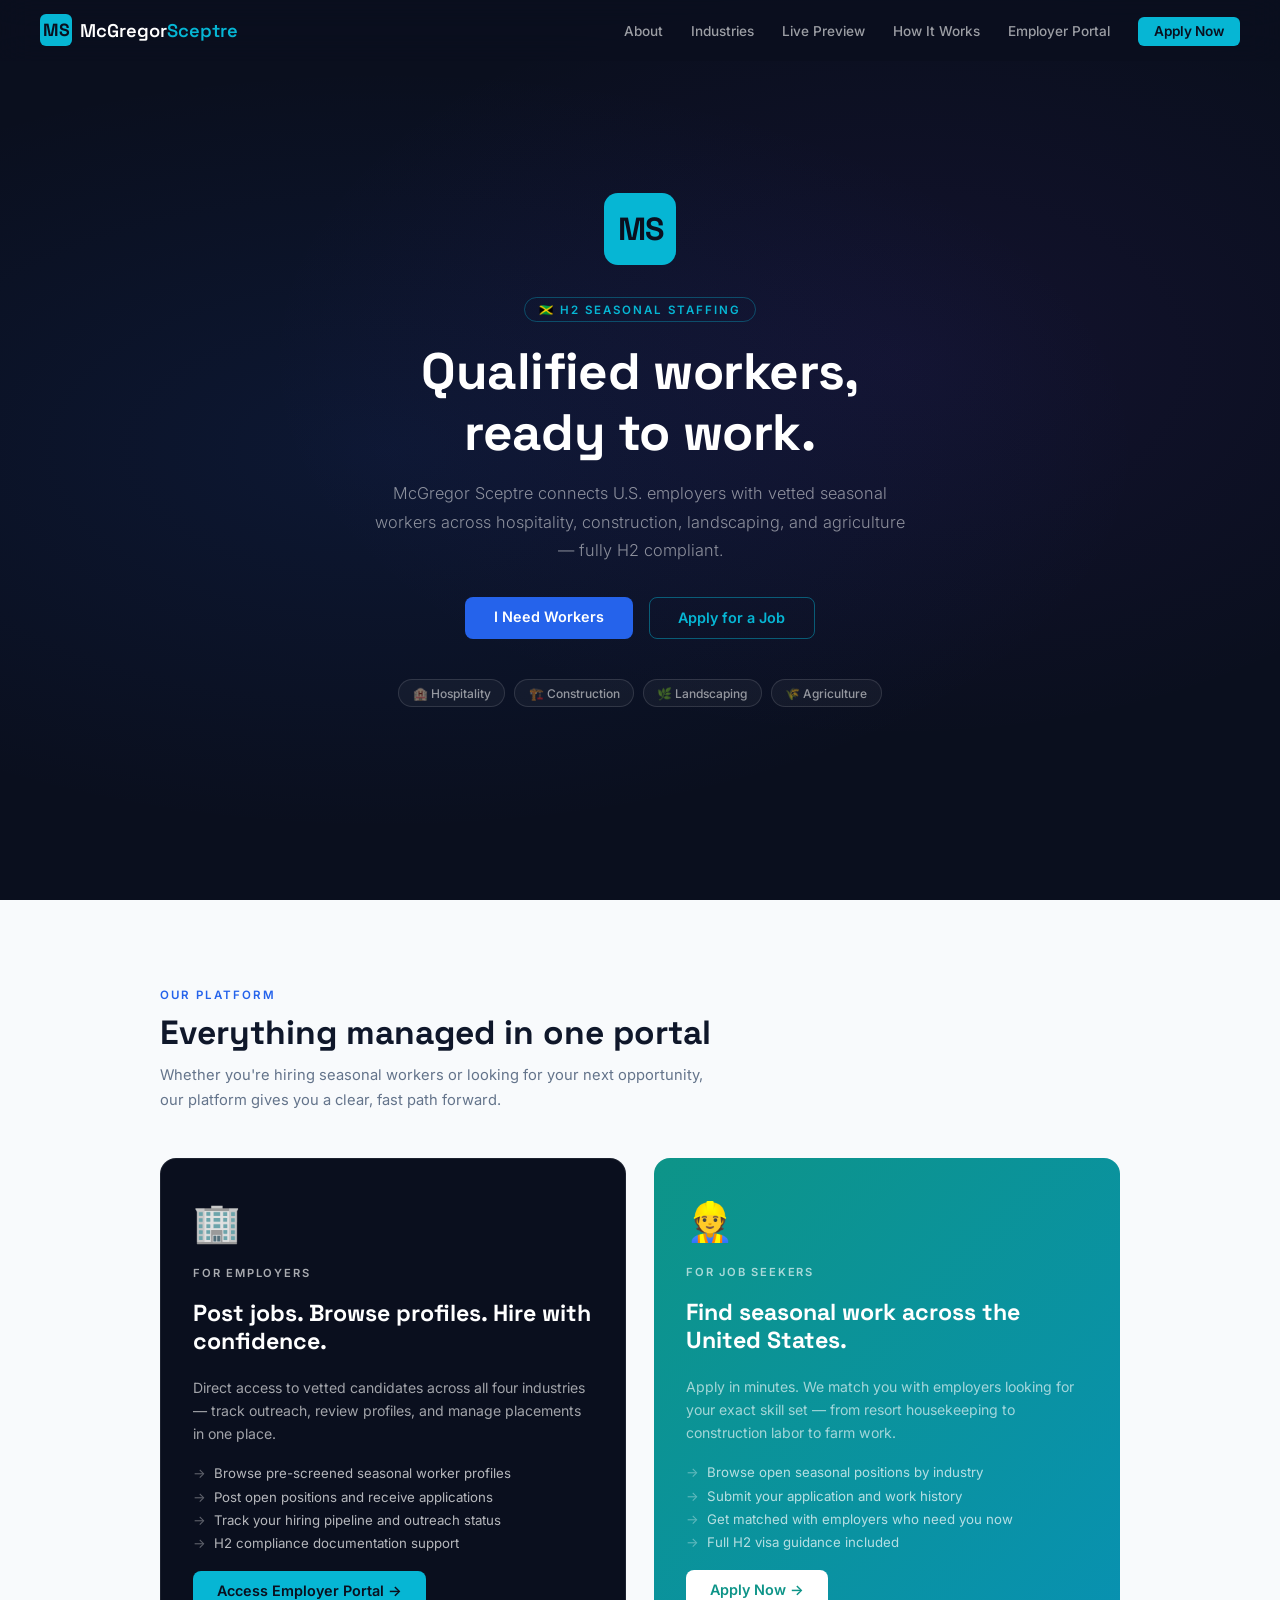
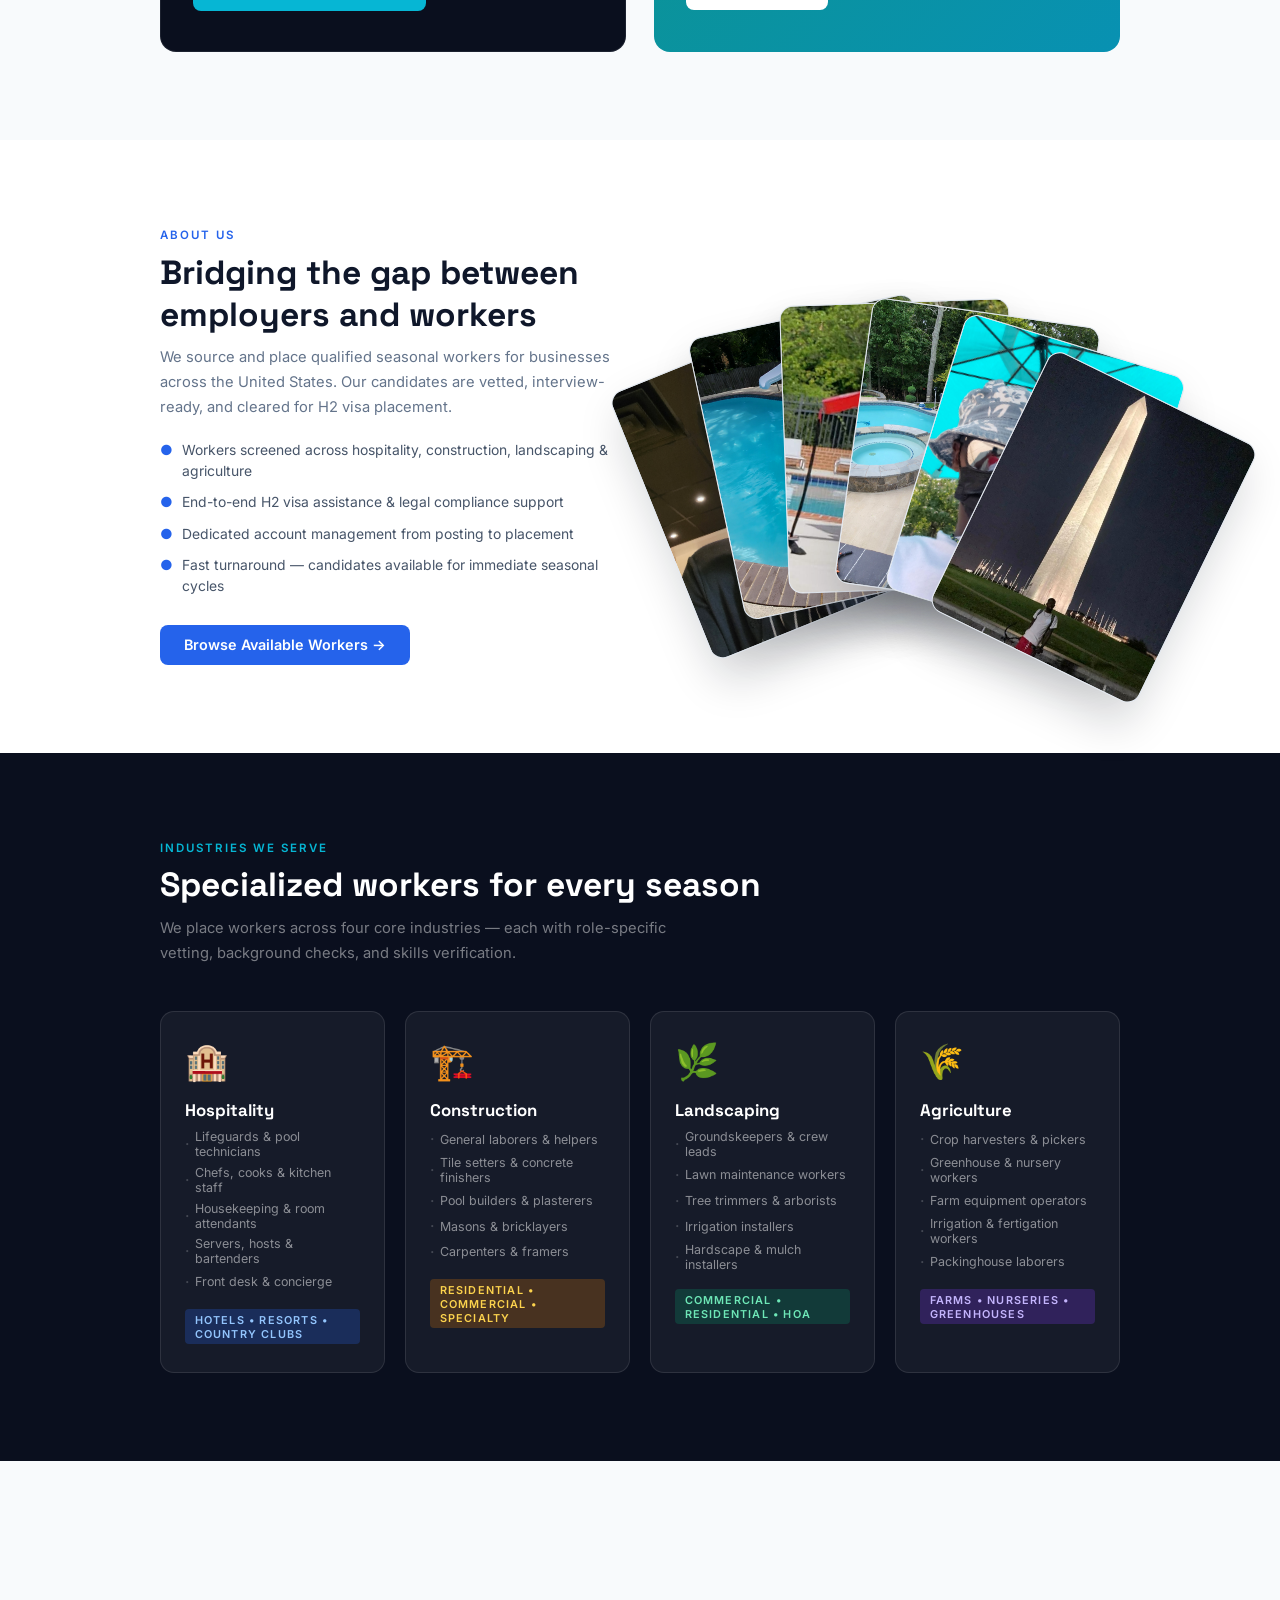
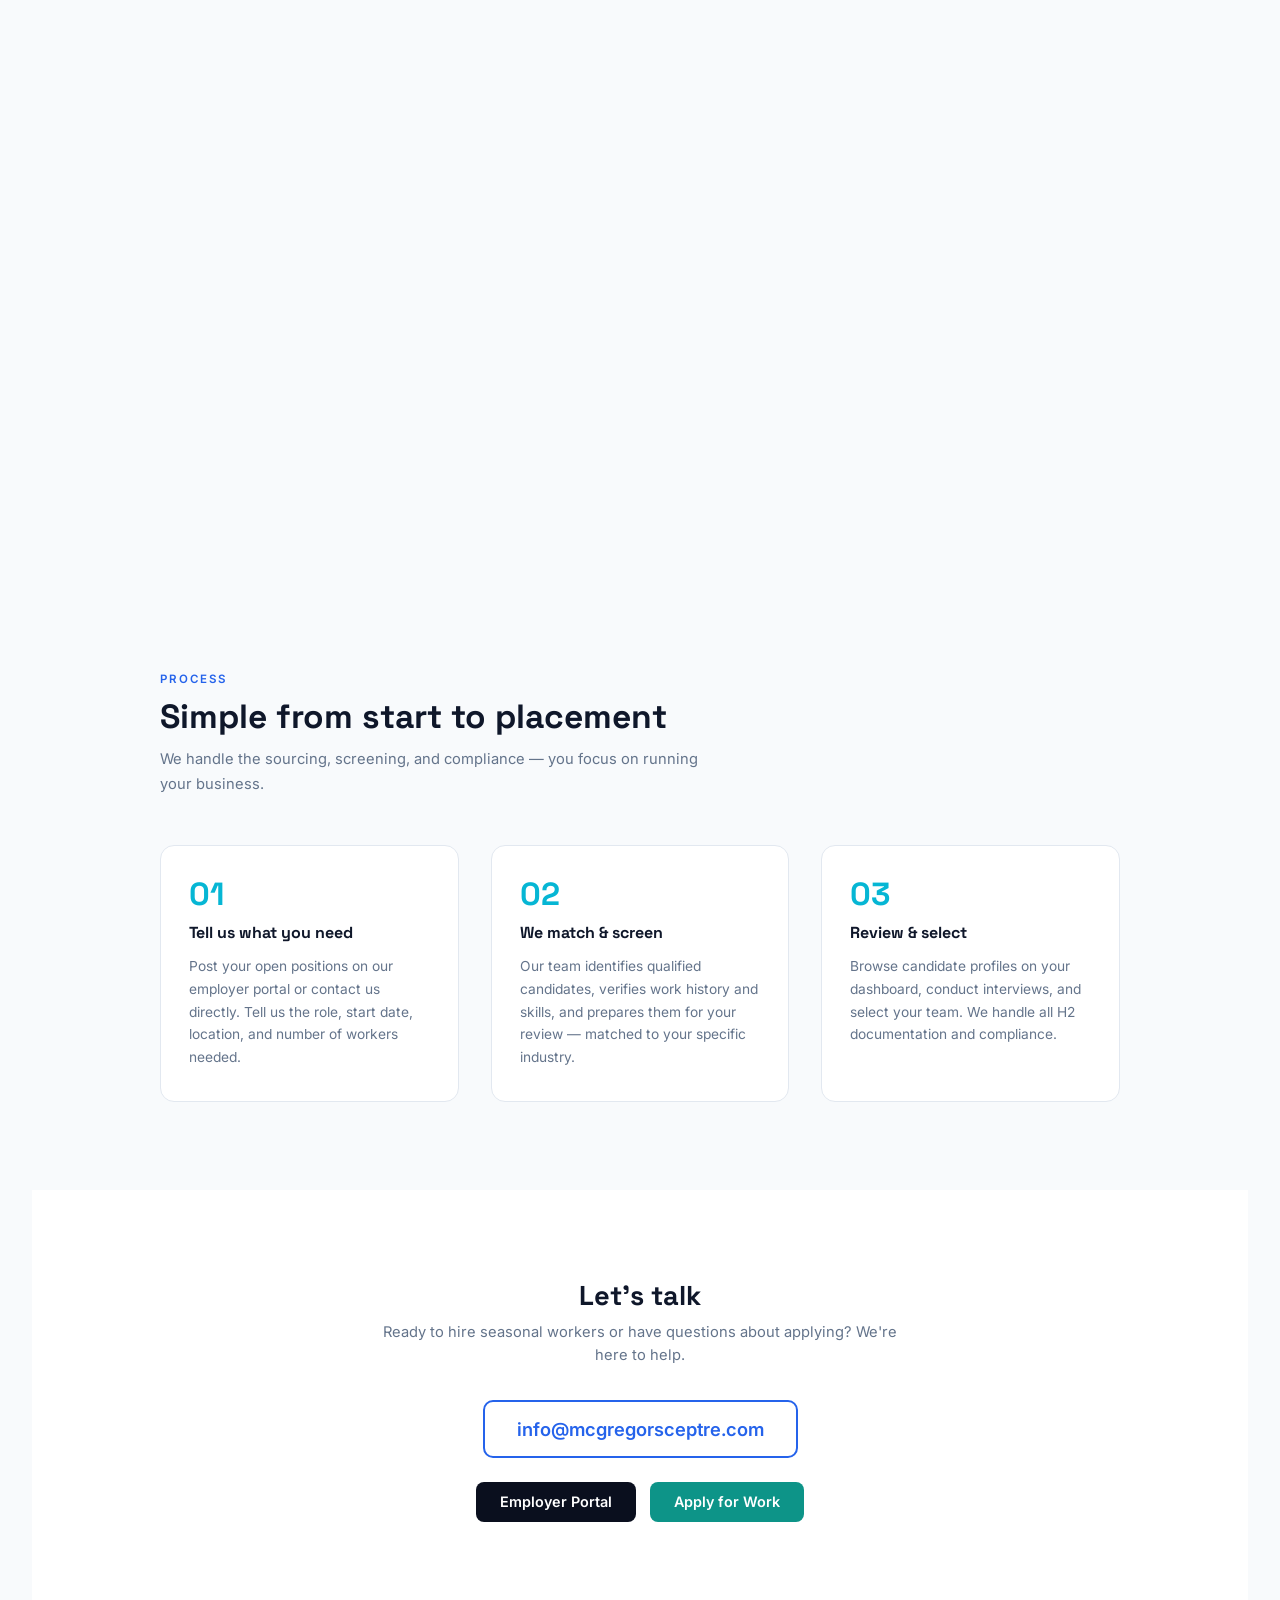
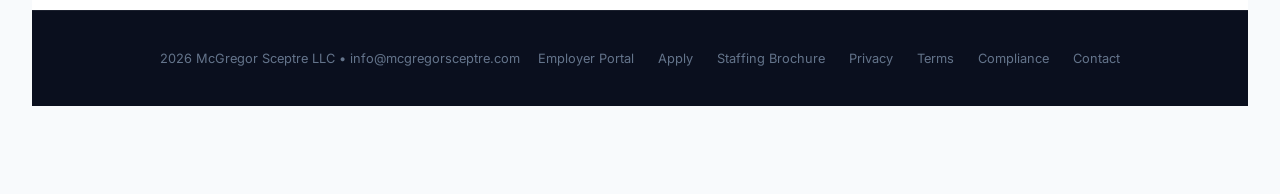
<file: index.html>
<!DOCTYPE html>
<html lang="en">
<head>
  <meta charset="UTF-8">
  <meta name="viewport" content="width=device-width, initial-scale=1.0">
  <title>McGregor Sceptre — Multi-Industry H2 Seasonal Staffing</title>
  <meta name="description" content="McGregor Sceptre places qualified H2 seasonal workers across hospitality, construction, landscaping, and agriculture industries throughout the USA.">
  <link rel="icon" type="image/svg+xml" href="data:image/svg+xml,<svg xmlns='http://www.w3.org/2000/svg' viewBox='0 0 32 32'><rect width='32' height='32' rx='6' fill='%230a0f1e'/><text x='16' y='22' text-anchor='middle' font-family='sans-serif' font-weight='700' font-size='14' fill='%2306b6d4'>MS</text></svg>">
  <link rel="preconnect" href="https://fonts.googleapis.com">
  <link href="https://fonts.googleapis.com/css2?family=Inter:wght@300;400;500;600;700&family=Space+Grotesk:wght@400;500;600;700&display=swap" rel="stylesheet">
  <style>
    :root {
      --navy: #0a0f1e;
      --blue: #2563eb;
      --cyan: #06b6d4;
      --purple: #7c3aed;
      --white: #ffffff;
      --gray-50: #f8fafc;
      --gray-100: #f1f5f9;
      --gray-200: #e2e8f0;
      --gray-400: #94a3b8;
      --gray-500: #64748b;
      --gray-600: #475569;
      --gray-800: #1e293b;
      --gray-900: #0f172a;
    }
    * { margin: 0; padding: 0; box-sizing: border-box; }
    html { scroll-behavior: smooth; }
    body {
      font-family: 'Inter', -apple-system, sans-serif;
      color: var(--gray-800);
      background: var(--white);
      -webkit-font-smoothing: antialiased;
    }

    /* NAV */
    nav {
      position: fixed; top: 0; width: 100%; z-index: 100;
      display: flex; justify-content: space-between; align-items: center;
      padding: .9rem 2.5rem;
      background: rgba(10,15,30,.9);
      backdrop-filter: blur(16px);
    }
    .logo { display: flex; align-items: center; gap: .5rem; text-decoration: none; }
    .logo-monogram {
      font-family: 'Space Grotesk', sans-serif;
      font-size: 1.1rem; font-weight: 700; color: var(--navy);
      background: var(--cyan); border-radius: 6px;
      width: 32px; height: 32px; display: flex;
      align-items: center; justify-content: center;
      letter-spacing: -.5px;
    }
    .logo-text {
      font-family: 'Space Grotesk', sans-serif;
      font-size: 1.15rem; font-weight: 600; color: var(--white);
    }
    .logo-text span { color: var(--cyan); }
    .nav-links { display: flex; gap: 1.75rem; list-style: none; }
    .nav-links a {
      color: rgba(255,255,255,.6); text-decoration: none;
      font-size: .85rem; font-weight: 500; transition: color .2s;
    }
    .nav-links a:hover { color: var(--white); }
    .nav-apply {
      background: var(--cyan); color: var(--navy) !important;
      padding: .4rem 1rem; border-radius: 6px; font-weight: 600 !important;
    }
    .nav-apply:hover { background: #22d3ee; }
    .mobile-toggle { display: none; background: none; border: none; cursor: pointer; }
    .mobile-toggle span { display: block; width: 22px; height: 2px; background: #fff; margin: 4px 0; border-radius: 1px; }

    /* HERO */
    .hero {
      min-height: 100vh; display: flex; align-items: center; justify-content: center;
      text-align: center; color: var(--white);
      background: var(--navy); position: relative; overflow: hidden;
    }
    .hero-bg {
      position: absolute; inset: 0;
      background:
        radial-gradient(ellipse at 30% 50%, rgba(37,99,235,.1) 0%, transparent 60%),
        radial-gradient(ellipse at 70% 40%, rgba(124,58,237,.08) 0%, transparent 50%);
    }
    .hero-content { position: relative; z-index: 1; max-width: 640px; padding: 2rem; }
    .hero-monogram {
      font-family: 'Space Grotesk', sans-serif;
      font-size: 2rem; font-weight: 700; color: var(--navy);
      background: var(--cyan); border-radius: 14px;
      width: 72px; height: 72px; display: flex;
      align-items: center; justify-content: center;
      margin: 0 auto 2rem; letter-spacing: -1px;
    }
    .hero h1 {
      font-family: 'Space Grotesk', sans-serif;
      font-size: clamp(2.1rem, 5vw, 3.2rem); font-weight: 700;
      line-height: 1.18; margin-bottom: 1rem; letter-spacing: -.4px;
    }
    .hero h1 em { font-style: normal; color: var(--cyan); }
    .hero p {
      font-size: 1.02rem; color: rgba(255,255,255,.52); line-height: 1.75;
      font-weight: 300; max-width: 540px; margin: 0 auto 2rem;
    }
    .hero-tag {
      display: inline-block;
      font-size: .72rem; font-weight: 600; letter-spacing: 2px;
      text-transform: uppercase; color: var(--cyan);
      border: 1px solid rgba(6,182,212,.35); border-radius: 20px;
      padding: .3rem .85rem; margin-bottom: 1.25rem;
    }
    .hero-btns { display: flex; gap: 1rem; justify-content: center; flex-wrap: wrap; }
    .hero-btn {
      display: inline-block; padding: .72rem 1.8rem; border-radius: 8px;
      font-size: .9rem; font-weight: 600; text-decoration: none;
      transition: background .2s, transform .2s;
    }
    .hero-btn-primary { color: var(--white); background: var(--blue); }
    .hero-btn-primary:hover { background: #3b82f6; transform: translateY(-1px); }
    .hero-btn-secondary {
      color: var(--cyan); background: transparent;
      border: 1.5px solid rgba(6,182,212,.45);
    }
    .hero-btn-secondary:hover { border-color: var(--cyan); background: rgba(6,182,212,.06); transform: translateY(-1px); }
    .hero-industries {
      display: flex; flex-wrap: wrap; gap: .55rem;
      justify-content: center; margin-top: 2.5rem;
    }
    .ind-pill {
      font-size: .75rem; font-weight: 500;
      padding: .35rem .85rem; border-radius: 20px;
      border: 1px solid rgba(255,255,255,.12);
      color: rgba(255,255,255,.55); background: rgba(255,255,255,.04);
    }

    /* ── SHARED SECTION LABELS ─────────────────── */
    .section-label {
      font-size: .72rem; font-weight: 600; letter-spacing: 2px;
      text-transform: uppercase; color: var(--blue); margin-bottom: .6rem;
    }
    .section-heading {
      font-family: 'Space Grotesk', sans-serif;
      font-size: clamp(1.55rem, 2.8vw, 2.1rem); font-weight: 700;
      color: var(--gray-900); margin-bottom: .6rem; line-height: 1.25;
    }
    .section-sub {
      font-size: .92rem; color: var(--gray-500); line-height: 1.7;
      max-width: 560px; margin-bottom: 2.8rem;
    }

    /* ── PORTAL SECTION ─────────────────────────── */
    #portal { background: var(--gray-50); padding: 5.5rem 2rem; }
    .portal-inner { max-width: 960px; margin: 0 auto; }
    .portal-cards { display: grid; grid-template-columns: 1fr 1fr; gap: 1.75rem; }
    .portal-card {
      border-radius: 16px; padding: 2.5rem 2rem;
      display: flex; flex-direction: column; gap: 1.25rem;
      transition: transform .2s, box-shadow .2s;
    }
    .portal-card:hover { transform: translateY(-4px); box-shadow: 0 20px 48px rgba(10,15,30,.14); }
    .portal-card-employer { background: var(--navy); border: 1px solid rgba(255,255,255,.08); }
    .portal-card-worker { background: linear-gradient(135deg, #0d9488 0%, #0891b2 100%); }
    .portal-card-icon { font-size: 2.4rem; }
    .portal-card-label {
      font-size: .7rem; font-weight: 600; letter-spacing: 1.8px;
      text-transform: uppercase; opacity: .65; color: var(--white);
    }
    .portal-card h3 {
      font-family: 'Space Grotesk', sans-serif;
      font-size: 1.45rem; font-weight: 700; color: var(--white); line-height: 1.2;
    }
    .portal-card p { font-size: .88rem; color: rgba(255,255,255,.62); line-height: 1.65; }
    .portal-card ul { list-style: none; display: flex; flex-direction: column; gap: .45rem; }
    .portal-card ul li {
      font-size: .83rem; color: rgba(255,255,255,.7);
      display: flex; align-items: center; gap: .5rem;
    }
    .portal-card ul li::before { content: '\2192'; opacity: .5; flex-shrink: 0; }
    .portal-cta-btn {
      display: inline-block; padding: .72rem 1.5rem; border-radius: 8px;
      font-size: .9rem; font-weight: 600; text-decoration: none;
      width: fit-content; transition: transform .2s, box-shadow .2s;
    }
    .portal-cta-btn:hover { transform: translateY(-1px); box-shadow: 0 6px 18px rgba(0,0,0,.2); }
    .btn-employer { background: #06b6d4; color: var(--navy); }
    .btn-worker   { background: var(--white); color: #0d9488; }

    /* ── ABOUT SECTION ──────────────────────────── */
    #about { padding: 5.5rem 2rem; background: var(--white); }
    .about-inner {
      max-width: 960px; margin: 0 auto;
      display: grid; grid-template-columns: 1fr 1fr; gap: 3.5rem; align-items: center;
    }
    .about-text {
      display: flex; flex-direction: column;
    }
    .about-image-wrap {
      position: relative;
      height: 420px;
      width: min(100%, 470px);
      margin-left: auto;
    }
    /* Positioner: handles static rotation/position, no animation */
    .card-pos {
      position: absolute;
      top: 50%; left: 50%;
      transform-origin: bottom center;
    }
    .card-pos-1 { transform: translate(-50%, -50%) rotate(-22deg) translateX(-78px);  z-index: 1; }
    .card-pos-2 { transform: translate(-50%, -50%) rotate(-12deg) translateX(-36px);  z-index: 2; }
    .card-pos-3 { transform: translate(-50%, -50%) rotate(-2deg)  translateX(10px);   z-index: 3; }
    .card-pos-4 { transform: translate(-50%, -50%) rotate(8deg)   translateX(54px);   z-index: 4; }
    .card-pos-5 { transform: translate(-50%, -50%) rotate(17deg)  translateX(104px);  z-index: 5; }
    .card-pos-6 { transform: translate(-50%, -50%) rotate(26deg)  translateX(152px);  z-index: 6; }
    /* Card: handles float + breath animation separately from rotation */
    .about-image-card {
      width: 230px;
      aspect-ratio: 4 / 5;
      border-radius: 14px;
      overflow: hidden;
      border: 1px solid var(--gray-200);
      box-shadow: 0 24px 45px rgba(10, 15, 30, .18);
      animation: card-float 7s ease-in-out infinite, card-breath 11s ease-in-out infinite;
      background: var(--gray-100);
    }
    .about-image-card img {
      width: 100%; height: 100%; object-fit: cover; display: block;
      filter: saturate(1.03) contrast(1.02);
    }
    .card-pos-1 .about-image-card { animation-delay:    0s,    0s; }
    .card-pos-2 .about-image-card { animation-delay: -1.2s, -1.8s; }
    .card-pos-3 .about-image-card { animation-delay: -2.4s, -3.7s; }
    .card-pos-4 .about-image-card { animation-delay: -3.5s, -5.5s; }
    .card-pos-5 .about-image-card { animation-delay: -4.7s, -7.3s; }
    .card-pos-6 .about-image-card { animation-delay: -5.9s, -9.1s; }

    @keyframes card-float {
      0%, 100% { transform: translateY(0px); }
      50%       { transform: translateY(-9px); }
    }
    @keyframes card-breath {
      0%, 100% { opacity: 0.93; }
      50%       { opacity: 0.70; }
    }
    .about-list {
      list-style: none; margin: 1.25rem 0 1.75rem;
      display: flex; flex-direction: column; gap: .65rem;
    }
    .about-list li {
      font-size: .87rem; display: flex; align-items: flex-start; gap: .55rem;
      color: var(--gray-600); line-height: 1.5;
    }
    .check { color: var(--blue); flex-shrink: 0; }

    /* ── INDUSTRIES ─────────────────────────────── */
    #industries { background: var(--navy); padding: 5.5rem 2rem; color: var(--white); }
    .industries-inner { max-width: 960px; margin: 0 auto; }
    .industries-inner .section-label { color: #06b6d4; }
    .industries-inner .section-heading { color: var(--white); }
    .industries-inner .section-sub { color: rgba(255,255,255,.45); }
    .ind-grid { display: grid; grid-template-columns: repeat(4, 1fr); gap: 1.25rem; }
    .ind-card {
      background: rgba(255,255,255,.05); border: 1px solid rgba(255,255,255,.1);
      border-radius: 14px; padding: 1.75rem 1.5rem;
      transition: background .2s, transform .2s;
    }
    .ind-card:hover { background: rgba(255,255,255,.09); transform: translateY(-3px); }
    .ind-card-icon { font-size: 2.2rem; margin-bottom: 1rem; }
    .ind-card-name {
      font-family: 'Space Grotesk', sans-serif;
      font-size: 1.05rem; font-weight: 700; margin-bottom: .55rem; color: var(--white);
    }
    .ind-roles { list-style: none; display: flex; flex-direction: column; gap: .35rem; }
    .ind-roles li {
      font-size: .78rem; color: rgba(255,255,255,.5);
      display: flex; align-items: center; gap: .4rem;
    }
    .ind-roles li::before { content: '\00B7'; font-size: 1rem; opacity: .4; }
    .ind-card-tag {
      display: inline-block; margin-top: 1.1rem;
      font-size: .68rem; font-weight: 600; text-transform: uppercase; letter-spacing: 1.2px;
      padding: .2rem .6rem; border-radius: 4px;
    }
    .tag-hospitality { background: rgba(37,99,235,.25); color: #93c5fd; }
    .tag-construction { background: rgba(217,119,6,.25);  color: #fcd34d; }
    .tag-landscaping  { background: rgba(5,150,105,.25);  color: #6ee7b7; }
    .tag-agriculture  { background: rgba(124,58,237,.25); color: #c4b5fd; }

    /* ── HOW IT WORKS ───────────────────────────── */
    #how { padding: 5.5rem 2rem; background: var(--gray-50); }
    .how-inner { max-width: 960px; margin: 0 auto; }
    .steps-grid { display: grid; grid-template-columns: repeat(3,1fr); gap: 2rem; margin-top: 3rem; }
    .step {
      background: var(--white); border-radius: 14px; padding: 2rem 1.75rem;
      border: 1px solid var(--gray-200); display: flex; flex-direction: column; gap: .75rem;
    }
    .step-num {
      font-family: 'Space Grotesk', sans-serif;
      font-size: 2rem; font-weight: 700; color: #06b6d4; line-height: 1;
    }
    .step h3 { font-family: 'Space Grotesk', sans-serif; font-size: 1rem; font-weight: 700; color: var(--gray-900); }
    .step p { font-size: .86rem; color: var(--gray-500); line-height: 1.65; }

    /* ── CONTACT ────────────────────────────────── */
    #contact { background: var(--white); padding: 5.5rem 2rem; }
    .contact-inner { max-width: 520px; margin: 0 auto; text-align: center; }
    .contact-inner h2 {
      font-family: 'Space Grotesk', sans-serif;
      font-size: 1.7rem; font-weight: 700; margin-bottom: .5rem; color: var(--gray-900);
    }
    .contact-inner > p { font-size: .92rem; color: var(--gray-500); margin-bottom: 2rem; line-height: 1.6; }
    .contact-links { display: flex; flex-direction: column; align-items: center; gap: 1rem; }
    .contact-email {
      display: inline-block; font-size: 1.15rem; color: #2563eb;
      font-weight: 600; text-decoration: none; padding: 1rem 2rem;
      border: 2px solid #2563eb; border-radius: 10px; transition: all .2s;
    }
    .contact-email:hover { background: #2563eb; color: var(--white); }
    .contact-phone { font-size: 1rem; color: var(--gray-600); font-weight: 600; text-decoration: none; }

    /* ── FOOTER ─────────────────────────────────── */
    footer { background: var(--navy); padding: 2.5rem 2rem; border-top: 1px solid rgba(255,255,255,.07); }
    .footer-inner {
      max-width: 960px; margin: 0 auto;
      display: flex; justify-content: space-between; align-items: center;
      flex-wrap: wrap; gap: 1rem;
    }
    .footer-copy { font-size: .8rem; color: var(--gray-500); }
    .footer-links { display: flex; gap: 1.5rem; }
    .footer-links a { font-size: .8rem; color: var(--gray-500); text-decoration: none; transition: color .2s; }
    .footer-links a:hover { color: var(--white); }

    /* RESPONSIVE */
    @media (max-width: 900px) {
      .ind-grid { grid-template-columns: repeat(2,1fr); }
      .steps-grid { grid-template-columns: repeat(2,1fr); }
    }
    @media (max-width: 768px) {
      nav { padding: .8rem 1.2rem; }
      .nav-links { display: none; }
      .mobile-toggle { display: block; }
      .nav-links.open {
        display: flex; flex-direction: column;
        position: absolute; top: 100%; left: 0; width: 100%;
        background: rgba(10,15,30,.97); padding: 1.25rem 1.5rem; gap: 1rem;
      }
      .about-inner { grid-template-columns: 1fr; text-align: center; }
      .about-text { align-items: center; }
      .about-image-wrap { margin: 1.5rem auto 0; height: 260px; width: min(100%, 320px); }
      .about-image-card { width: 140px; box-shadow: 0 12px 24px rgba(10,15,30,.15); }
      .card-pos-1 { transform: translate(-50%,-50%) rotate(-22deg) translateX(-72px); }
      .card-pos-2 { transform: translate(-50%,-50%) rotate(-12deg) translateX(-43px); }
      .card-pos-3 { transform: translate(-50%,-50%) rotate(-2deg)  translateX(-14px); }
      .card-pos-4 { transform: translate(-50%,-50%) rotate(8deg)   translateX(17px);  }
      .card-pos-5 { transform: translate(-50%,-50%) rotate(17deg)  translateX(49px);  }
      .card-pos-6 { transform: translate(-50%,-50%) rotate(26deg)  translateX(80px);  }
      .portal-cards { grid-template-columns: 1fr; }
      .ind-grid { grid-template-columns: repeat(2,1fr); }
      .steps-grid { grid-template-columns: 1fr; }
      .footer-inner { flex-direction: column; text-align: center; }
    }
    @media (max-width: 480px) {
      .ind-grid { grid-template-columns: 1fr; }
    }

    .fade-up {
      opacity: 0; transform: translateY(20px);
      transition: opacity .5s ease, transform .5s ease;
    }
    .fade-up.visible { opacity: 1; transform: translateY(0); }

    /* ── MARQUEE BANNER ────────────────────────── */
    @keyframes marquee {
      0%   { transform: translateX(0); }
      100% { transform: translateX(-50%); }
    }
    .marquee-wrap { overflow: hidden; }
    .marquee-track {
      display: flex; gap: 1.25rem; width: max-content;
      animation: marquee var(--marquee-speed, 50s) linear infinite;
    }
    .marquee-track:hover { animation-play-state: paused; }
    .marquee-card {
      flex-shrink: 0; width: 280px;
      background: var(--white); border-radius: 14px;
      border: 1px solid var(--gray-200); padding: 1.5rem;
      transition: box-shadow .2s, transform .2s;
    }
    .marquee-card:hover { box-shadow: 0 12px 32px rgba(10,15,30,.12); transform: translateY(-2px); }
    .marquee-card-icon { font-size: 2rem; margin-bottom: .75rem; }
    .marquee-card h4 { font-family: 'Space Grotesk',sans-serif; font-size: .95rem; font-weight: 700; color: var(--gray-900); }
    .marquee-card .mc-role { font-size: .82rem; color: #06b6d4; font-weight: 600; margin: .2rem 0; }
    .marquee-card .mc-workplace { font-size: .75rem; color: var(--gray-500); margin-bottom: .6rem; }
    .marquee-card .mc-badges { display: flex; flex-wrap: wrap; gap: .4rem; }
    .mc-badge {
      font-size: .68rem; font-weight: 600; padding: .2rem .55rem;
      border-radius: 12px;
    }
    .mc-badge-exp { background: var(--gray-100); color: var(--gray-600); }
    .mc-badge-passport { background: #ecfdf5; color: #059669; }
    .mc-badge-h2 { background: #eff6ff; color: #2563eb; }

    .marquee-job-card {
      flex-shrink: 0; width: 310px;
      background: var(--white); border-radius: 14px;
      border: 1px solid var(--gray-200); padding: 1.5rem;
      transition: box-shadow .2s, transform .2s;
    }
    .marquee-job-card:hover { box-shadow: 0 12px 32px rgba(10,15,30,.12); transform: translateY(-2px); }
    .marquee-job-card h4 { font-family: 'Space Grotesk',sans-serif; font-size: .95rem; font-weight: 700; color: var(--gray-900); display: flex; align-items: center; gap: .4rem; }
    .marquee-job-card .mj-company { font-size: .82rem; color: #06b6d4; font-weight: 600; margin: .2rem 0; }
    .marquee-job-card .mj-location { font-size: .75rem; color: var(--gray-500); margin-bottom: .6rem; }
    .marquee-job-card .mj-footer { display: flex; justify-content: space-between; align-items: center; }
    .marquee-job-card .mj-wage { font-family: 'Space Grotesk',sans-serif; font-size: .95rem; font-weight: 700; color: var(--gray-900); }
    .marquee-job-card .mj-count { font-size: .75rem; color: var(--gray-400); }
    .mj-type { font-size: .68rem; font-weight: 600; background: rgba(6,182,212,.12); color: #06b6d4; padding: .18rem .5rem; border-radius: 10px; }

    /* ── LIVE PREVIEW SECTION ──────────────────── */
    #preview { background: var(--gray-50); padding: 5.5rem 2rem; }
    .preview-inner { max-width: 1200px; margin: 0 auto; }
    .preview-inner .section-label { color: #009B3A; }
    .preview-row { margin-bottom: 3rem; }
    .preview-row h3 {
      font-family: 'Space Grotesk',sans-serif;
      font-size: 1.15rem; font-weight: 700; color: var(--gray-900);
      margin-bottom: 1rem; text-align: center;
    }
    .preview-row h3 .jamaica-flag { margin-left: .35rem; }

    /* ── JAMAICA TOUCHES ───────────────────────── */
    .jamaica-gold { color: #FED100; }
    .jamaica-green { color: #009B3A; }
  </style>
</head>
<body>

  <nav>
    <a href="#" class="logo">
      <div class="logo-monogram">MS</div>
      <div class="logo-text">McGregor<span>Sceptre</span></div>
    </a>
    <ul class="nav-links" id="navLinks">
      <li><a href="#about">About</a></li>
      <li><a href="#industries">Industries</a></li>
      <li><a href="#preview">Live Preview</a></li>
      <li><a href="#how">How It Works</a></li>
      <li><a href="https://portal.mcgregorsceptre.com">Employer Portal</a></li>
      <li><a href="https://portal.mcgregorsceptre.com/apply" class="nav-apply">Apply Now</a></li>
    </ul>
    <button class="mobile-toggle" id="mobileToggle" aria-label="Menu">
      <span></span><span></span><span></span>
    </button>
  </nav>

  <!-- HERO -->
  <section class="hero">
    <div class="hero-bg"></div>
    <div class="hero-content">
      <div class="hero-monogram">MS</div>
      <div class="hero-tag">🇯🇲 H2 Seasonal Staffing</div>
      <h1>Qualified workers, ready to work.</h1>
      <p>McGregor Sceptre connects U.S. employers with vetted seasonal workers across hospitality, construction, landscaping, and agriculture — fully H2 compliant.</p>
      <div class="hero-btns">
        <a href="#portal" class="hero-btn hero-btn-primary">I Need Workers</a>
        <a href="https://portal.mcgregorsceptre.com/apply" class="hero-btn hero-btn-secondary">Apply for a Job</a>
      </div>
      <div class="hero-industries">
        <div class="ind-pill">🏨 Hospitality</div>
        <div class="ind-pill">🏗️ Construction</div>
        <div class="ind-pill">🌿 Landscaping</div>
        <div class="ind-pill">🌾 Agriculture</div>
      </div>
    </div>
  </section>

  <!-- PORTAL CTA -->
  <section id="portal">
    <div class="portal-inner fade-up">
      <div class="section-label">Our Platform</div>
      <h2 class="section-heading">Everything managed in one portal</h2>
      <p class="section-sub">Whether you're hiring seasonal workers or looking for your next opportunity, our platform gives you a clear, fast path forward.</p>
      <div class="portal-cards">
        <div class="portal-card portal-card-employer">
          <div class="portal-card-icon">🏢</div>
          <div class="portal-card-label">For Employers</div>
          <h3>Post jobs. Browse profiles. Hire with confidence.</h3>
          <p>Direct access to vetted candidates across all four industries — track outreach, review profiles, and manage placements in one place.</p>
          <ul>
            <li>Browse pre-screened seasonal worker profiles</li>
            <li>Post open positions and receive applications</li>
            <li>Track your hiring pipeline and outreach status</li>
            <li>H2 compliance documentation support</li>
          </ul>
          <a href="https://portal.mcgregorsceptre.com" class="portal-cta-btn btn-employer">Access Employer Portal &rarr;</a>
        </div>
        <div class="portal-card portal-card-worker">
          <div class="portal-card-icon">👷</div>
          <div class="portal-card-label">For Job Seekers</div>
          <h3>Find seasonal work across the United States.</h3>
          <p>Apply in minutes. We match you with employers looking for your exact skill set — from resort housekeeping to construction labor to farm work.</p>
          <ul>
            <li>Browse open seasonal positions by industry</li>
            <li>Submit your application and work history</li>
            <li>Get matched with employers who need you now</li>
            <li>Full H2 visa guidance included</li>
          </ul>
          <a href="https://portal.mcgregorsceptre.com/apply" class="portal-cta-btn btn-worker">Apply Now &rarr;</a>
        </div>
      </div>
    </div>
  </section>

  <!-- ABOUT -->
  <section id="about">
    <div class="about-inner fade-up">
      <div class="about-text">
        <div class="section-label">About Us</div>
        <h2 class="section-heading">Bridging the gap between<br>employers and workers</h2>
        <p class="section-sub" style="max-width:100%;margin-bottom:0;">We source and place qualified seasonal workers for businesses across the United States. Our candidates are vetted, interview-ready, and cleared for H2 visa placement.</p>
        <ul class="about-list">
          <li><span class="check">&#x25CF;</span> Workers screened across hospitality, construction, landscaping &amp; agriculture</li>
          <li><span class="check">&#x25CF;</span> End-to-end H2 visa assistance &amp; legal compliance support</li>
          <li><span class="check">&#x25CF;</span> Dedicated account management from posting to placement</li>
          <li><span class="check">&#x25CF;</span> Fast turnaround — candidates available for immediate seasonal cycles</li>
        </ul>
        <a href="https://portal.mcgregorsceptre.com" class="portal-cta-btn btn-employer" style="background:var(--blue);color:var(--white);">Browse Available Workers &rarr;</a>
      </div>
      <div class="about-image-wrap" aria-label="Animated staff photo spread">
        <div class="card-pos card-pos-1"><div class="about-image-card"><img src="brochure/chef.jpg" alt="Hospitality chef candidate"></div></div>
        <div class="card-pos card-pos-2"><div class="about-image-card"><img src="brochure/pool_tech2.jpg" alt="Pool maintenance specialist"></div></div>
        <div class="card-pos card-pos-3"><div class="about-image-card"><img src="brochure/lifeguard2.jpeg" alt="Certified lifeguard profile"></div></div>
        <div class="card-pos card-pos-4"><div class="about-image-card"><img src="brochure/pool_tech1.jpg" alt="Pool technician at work"></div></div>
        <div class="card-pos card-pos-5"><div class="about-image-card"><img src="brochure/lifeguard3.jpeg" alt="Professional lifeguard training"></div></div>
        <div class="card-pos card-pos-6"><div class="about-image-card"><img src="brochure/lifeguard1.jpg" alt="Lifeguard on duty"></div></div>
      </div>
    </div>
  </section>

  <!-- INDUSTRIES -->
  <section id="industries">
    <div class="industries-inner fade-up">
      <div class="section-label">Industries We Serve</div>
      <h2 class="section-heading">Specialized workers for every season</h2>
      <p class="section-sub">We place workers across four core industries — each with role-specific vetting, background checks, and skills verification.</p>
      <div class="ind-grid">
        <div class="ind-card">
          <div class="ind-card-icon">🏨</div>
          <div class="ind-card-name">Hospitality</div>
          <ul class="ind-roles">
            <li>Lifeguards &amp; pool technicians</li>
            <li>Chefs, cooks &amp; kitchen staff</li>
            <li>Housekeeping &amp; room attendants</li>
            <li>Servers, hosts &amp; bartenders</li>
            <li>Front desk &amp; concierge</li>
          </ul>
          <span class="ind-card-tag tag-hospitality">Hotels &bull; Resorts &bull; Country Clubs</span>
        </div>
        <div class="ind-card">
          <div class="ind-card-icon">🏗️</div>
          <div class="ind-card-name">Construction</div>
          <ul class="ind-roles">
            <li>General laborers &amp; helpers</li>
            <li>Tile setters &amp; concrete finishers</li>
            <li>Pool builders &amp; plasterers</li>
            <li>Masons &amp; bricklayers</li>
            <li>Carpenters &amp; framers</li>
          </ul>
          <span class="ind-card-tag tag-construction">Residential &bull; Commercial &bull; Specialty</span>
        </div>
        <div class="ind-card">
          <div class="ind-card-icon">🌿</div>
          <div class="ind-card-name">Landscaping</div>
          <ul class="ind-roles">
            <li>Groundskeepers &amp; crew leads</li>
            <li>Lawn maintenance workers</li>
            <li>Tree trimmers &amp; arborists</li>
            <li>Irrigation installers</li>
            <li>Hardscape &amp; mulch installers</li>
          </ul>
          <span class="ind-card-tag tag-landscaping">Commercial &bull; Residential &bull; HOA</span>
        </div>
        <div class="ind-card">
          <div class="ind-card-icon">🌾</div>
          <div class="ind-card-name">Agriculture</div>
          <ul class="ind-roles">
            <li>Crop harvesters &amp; pickers</li>
            <li>Greenhouse &amp; nursery workers</li>
            <li>Farm equipment operators</li>
            <li>Irrigation &amp; fertigation workers</li>
            <li>Packinghouse laborers</li>
          </ul>
          <span class="ind-card-tag tag-agriculture">Farms &bull; Nurseries &bull; Greenhouses</span>
        </div>
      </div>
    </div>
  </section>

  <!-- HOW IT WORKS -->
  <section id="how">

  <!-- LIVE PREVIEW - SLIDING CARDS -->
  <section id="preview">
    <div class="preview-inner fade-up">
      <div class="section-label">Live Preview</div>
      <h2 class="section-heading">See who's available right now</h2>
      <p class="section-sub">Real candidates on our platform — updated daily.</p>

      <!-- Candidate Banner -->
      <div class="preview-row">
        <h3>🇯🇲 Available Workers <span class="jamaica-flag"></span></h3>
        <div class="marquee-wrap">
          <div class="marquee-track" style="--marquee-speed:50s;">
            <!-- Set 1 -->
            <div class="marquee-card"><div class="marquee-card-icon">🏊</div><h4>Marcus T.</h4><div class="mc-role">Lifeguard</div><div class="mc-workplace">Atlantis Resort, Bahamas</div><div class="mc-badges"><span class="mc-badge mc-badge-exp">3–5 years</span><span class="mc-badge mc-badge-passport">✓ Passport</span><span class="mc-badge mc-badge-h2">H2 Exp</span></div></div>
            <div class="marquee-card"><div class="marquee-card-icon">👨‍🍳</div><h4>Kimberley S.</h4><div class="mc-role">Demi Chef de Partie</div><div class="mc-workplace">Disney Wish Cruise Line</div><div class="mc-badges"><span class="mc-badge mc-badge-exp">5+ years</span><span class="mc-badge mc-badge-passport">✓ Passport</span></div></div>
            <div class="marquee-card"><div class="marquee-card-icon">🌾</div><h4>Tidal A.</h4><div class="mc-role">Farm Worker</div><div class="mc-workplace">Oliver Farming and Crop Rearing</div><div class="mc-badges"><span class="mc-badge mc-badge-exp">1–3 years</span><span class="mc-badge mc-badge-passport">✓ Passport</span></div></div>
            <div class="marquee-card"><div class="marquee-card-icon">👨‍🍳</div><h4>Rohan S.</h4><div class="mc-role">Chef / Cook</div><div class="mc-workplace">Ocean Carol Springs Hotel</div><div class="mc-badges"><span class="mc-badge mc-badge-exp">5+ years</span><span class="mc-badge mc-badge-passport">✓ Passport</span></div></div>
            <div class="marquee-card"><div class="marquee-card-icon">🏨</div><h4>Renicah R.</h4><div class="mc-role">Housekeeper</div><div class="mc-workplace">Optimal Hospital Services</div><div class="mc-badges"><span class="mc-badge mc-badge-exp">3–5 years</span><span class="mc-badge mc-badge-passport">✓ Passport</span></div></div>
            <div class="marquee-card"><div class="marquee-card-icon">🏢</div><h4>Karen B.</h4><div class="mc-role">Public Area Manager</div><div class="mc-workplace">Vipattractions (Club Mobay)</div><div class="mc-badges"><span class="mc-badge mc-badge-exp">5+ years</span><span class="mc-badge mc-badge-passport">✓ Passport</span></div></div>
            <div class="marquee-card"><div class="marquee-card-icon">🍽️</div><h4>Nadine A.</h4><div class="mc-role">Server / Waiter</div><div class="mc-workplace">Vip Attraction, Club Mobay</div><div class="mc-badges"><span class="mc-badge mc-badge-exp">5+ years</span><span class="mc-badge mc-badge-passport">✓ Passport</span></div></div>
            <div class="marquee-card"><div class="marquee-card-icon">📋</div><h4>Shanice H.</h4><div class="mc-role">Administrative Assistant</div><div class="mc-workplace">School Administration</div><div class="mc-badges"><span class="mc-badge mc-badge-exp">5+ years</span><span class="mc-badge mc-badge-passport">✓ Passport</span></div></div>
            <div class="marquee-card"><div class="marquee-card-icon">🔧</div><h4>Jermaine P.</h4><div class="mc-role">Pool Technician</div><div class="mc-workplace">Six Flags, MD</div><div class="mc-badges"><span class="mc-badge mc-badge-exp">3–5 years</span><span class="mc-badge mc-badge-passport">✓ Passport</span><span class="mc-badge mc-badge-h2">H2 Exp</span></div></div>
            <!-- Set 2 (duplicate for seamless loop) -->
            <div class="marquee-card"><div class="marquee-card-icon">🏊</div><h4>Marcus T.</h4><div class="mc-role">Lifeguard</div><div class="mc-workplace">Atlantis Resort, Bahamas</div><div class="mc-badges"><span class="mc-badge mc-badge-exp">3–5 years</span><span class="mc-badge mc-badge-passport">✓ Passport</span><span class="mc-badge mc-badge-h2">H2 Exp</span></div></div>
            <div class="marquee-card"><div class="marquee-card-icon">👨‍🍳</div><h4>Kimberley S.</h4><div class="mc-role">Demi Chef de Partie</div><div class="mc-workplace">Disney Wish Cruise Line</div><div class="mc-badges"><span class="mc-badge mc-badge-exp">5+ years</span><span class="mc-badge mc-badge-passport">✓ Passport</span></div></div>
            <div class="marquee-card"><div class="marquee-card-icon">🌾</div><h4>Tidal A.</h4><div class="mc-role">Farm Worker</div><div class="mc-workplace">Oliver Farming and Crop Rearing</div><div class="mc-badges"><span class="mc-badge mc-badge-exp">1–3 years</span><span class="mc-badge mc-badge-passport">✓ Passport</span></div></div>
            <div class="marquee-card"><div class="marquee-card-icon">👨‍🍳</div><h4>Rohan S.</h4><div class="mc-role">Chef / Cook</div><div class="mc-workplace">Ocean Carol Springs Hotel</div><div class="mc-badges"><span class="mc-badge mc-badge-exp">5+ years</span><span class="mc-badge mc-badge-passport">✓ Passport</span></div></div>
            <div class="marquee-card"><div class="marquee-card-icon">🏨</div><h4>Renicah R.</h4><div class="mc-role">Housekeeper</div><div class="mc-workplace">Optimal Hospital Services</div><div class="mc-badges"><span class="mc-badge mc-badge-exp">3–5 years</span><span class="mc-badge mc-badge-passport">✓ Passport</span></div></div>
            <div class="marquee-card"><div class="marquee-card-icon">🏢</div><h4>Karen B.</h4><div class="mc-role">Public Area Manager</div><div class="mc-workplace">Vipattractions (Club Mobay)</div><div class="mc-badges"><span class="mc-badge mc-badge-exp">5+ years</span><span class="mc-badge mc-badge-passport">✓ Passport</span></div></div>
            <div class="marquee-card"><div class="marquee-card-icon">🍽️</div><h4>Nadine A.</h4><div class="mc-role">Server / Waiter</div><div class="mc-workplace">Vip Attraction, Club Mobay</div><div class="mc-badges"><span class="mc-badge mc-badge-exp">5+ years</span><span class="mc-badge mc-badge-passport">✓ Passport</span></div></div>
            <div class="marquee-card"><div class="marquee-card-icon">📋</div><h4>Shanice H.</h4><div class="mc-role">Administrative Assistant</div><div class="mc-workplace">School Administration</div><div class="mc-badges"><span class="mc-badge mc-badge-exp">5+ years</span><span class="mc-badge mc-badge-passport">✓ Passport</span></div></div>
            <div class="marquee-card"><div class="marquee-card-icon">🔧</div><h4>Jermaine P.</h4><div class="mc-role">Pool Technician</div><div class="mc-workplace">Six Flags, MD</div><div class="mc-badges"><span class="mc-badge mc-badge-exp">3–5 years</span><span class="mc-badge mc-badge-passport">✓ Passport</span><span class="mc-badge mc-badge-h2">H2 Exp</span></div></div>
          </div>
        </div>
      </div>

      <!-- Jobs Banner removed — focus on candidates only. -->

      <div style="text-align:center;">
        <a href="https://portal.mcgregorsceptre.com" class="portal-cta-btn btn-employer" style="background:var(--blue);color:var(--white);">Explore Full Portal →</a>
      </div>
    </div>
  </section>

  <!-- HOW IT WORKS -->
  <section id="how">
    <div class="how-inner fade-up">
      <div class="section-label">Process</div>
      <h2 class="section-heading">Simple from start to placement</h2>
      <p class="section-sub">We handle the sourcing, screening, and compliance — you focus on running your business.</p>
      <div class="steps-grid">
        <div class="step">
          <div class="step-num">01</div>
          <h3>Tell us what you need</h3>
          <p>Post your open positions on our employer portal or contact us directly. Tell us the role, start date, location, and number of workers needed.</p>
        </div>
        <div class="step">
          <div class="step-num">02</div>
          <h3>We match &amp; screen</h3>
          <p>Our team identifies qualified candidates, verifies work history and skills, and prepares them for your review — matched to your specific industry.</p>
        </div>
        <div class="step">
          <div class="step-num">03</div>
          <h3>Review &amp; select</h3>
          <p>Browse candidate profiles on your dashboard, conduct interviews, and select your team. We handle all H2 documentation and compliance.</p>
        </div>
      </div>
    </div>
  </section>



  <!-- CONTACT -->
  <section id="contact">
    <div class="contact-inner fade-up">
      <h2>Let's talk</h2>
      <p>Ready to hire seasonal workers or have questions about applying? We're here to help.</p>
      <div class="contact-links">
        <a href="mailto:info@mcgregorsceptre.com" class="contact-email">info@mcgregorsceptre.com</a>
        <div style="display:flex;gap:.85rem;flex-wrap:wrap;justify-content:center;margin-top:.5rem;">
          <a href="https://portal.mcgregorsceptre.com" class="portal-cta-btn btn-employer" style="background:var(--navy);color:var(--white);">Employer Portal</a>
          <a href="https://portal.mcgregorsceptre.com/apply" class="portal-cta-btn btn-worker" style="background:#0d9488;color:var(--white);">Apply for Work</a>
        </div>
      </div>
    </div>
  </section>

  <footer>
    <div class="footer-inner">
      <div class="footer-copy">2026 McGregor Sceptre LLC &bull; <a href="mailto:info@mcgregorsceptre.com" style="color:#64748b;text-decoration:none;">info@mcgregorsceptre.com</a></div>
      <div class="footer-links">
        <a href="https://portal.mcgregorsceptre.com">Employer Portal</a>
        <a href="https://portal.mcgregorsceptre.com/apply">Apply</a>
        <a href="brochure/staffing/">Staffing Brochure</a>
        <a href="privacy.html">Privacy</a>
        <a href="terms.html">Terms</a>
        <a href="compliance.html">Compliance</a>
        <a href="mailto:info@mcgregorsceptre.com">Contact</a>
      </div>
    </div>
  </footer>

  <script>
    document.getElementById('mobileToggle').addEventListener('click', () => {
      document.getElementById('navLinks').classList.toggle('open');
    });
    document.querySelectorAll('.nav-links a').forEach(a => {
      a.addEventListener('click', () => document.getElementById('navLinks').classList.remove('open'));
    });
    const obs = new IntersectionObserver(entries => {
      entries.forEach(e => { if (e.isIntersecting) e.target.classList.add('visible'); });
    }, { threshold: 0.1 });
    document.querySelectorAll('.fade-up').forEach(el => obs.observe(el));
  </script>
</body>
</html>
</file>
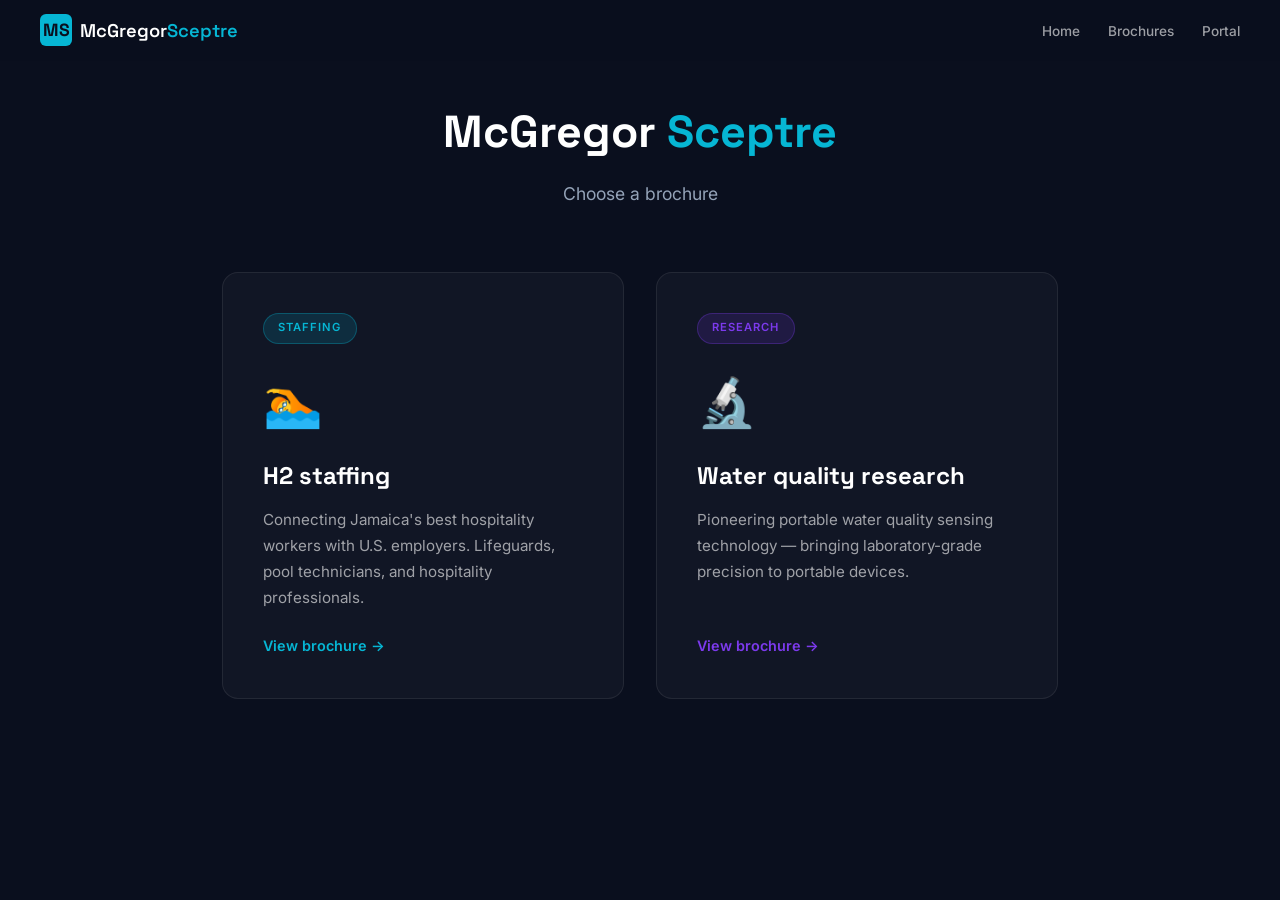
<file: brochure/index.html>
<!DOCTYPE html>
<html lang="en">
<head>
  <meta charset="UTF-8">
  <meta name="viewport" content="width=device-width, initial-scale=1.0">
  <title>McGregor Sceptre — Brochures</title>
  <meta name="description" content="McGregor Sceptre brochures — H2 staffing and water quality research.">
  <link rel="preconnect" href="https://fonts.googleapis.com">
  <link href="https://fonts.googleapis.com/css2?family=Inter:wght@300;400;500;600;700&family=Space+Grotesk:wght@400;500;600;700&display=swap" rel="stylesheet">
  <link rel="icon" type="image/svg+xml" href="data:image/svg+xml,<svg xmlns='http://www.w3.org/2000/svg' viewBox='0 0 32 32'><rect width='32' height='32' rx='6' fill='%230a0f1e'/><text x='16' y='22' text-anchor='middle' font-family='sans-serif' font-weight='700' font-size='14' fill='%2306b6d4'>MS</text></svg>">
  <style>
    :root {
      --navy: #0a0f1e;
      --blue: #2563eb;
      --cyan: #06b6d4;
      --purple: #7c3aed;
      --white: #ffffff;
      --gray-400: #94a3b8;
      --gray-500: #64748b;
    }

    * { margin: 0; padding: 0; box-sizing: border-box; }
    
    body {
      font-family: 'Inter', -apple-system, sans-serif;
      background: var(--navy);
      color: var(--white);
      -webkit-font-smoothing: antialiased;
      line-height: 1.6;
      min-height: 100vh;
    }

    .container {
      max-width: 900px;
      margin: 0 auto;
      padding: 3rem 2rem;
      padding-top: 6rem;
    }

    .header {
      text-align: center;
      margin-bottom: 4rem;
    }

    .header h1 {
      font-family: 'Space Grotesk', sans-serif;
      font-size: clamp(2rem, 4vw, 2.8rem);
      font-weight: 700;
      margin-bottom: 0.75rem;
    }

    .header h1 span {
      color: var(--cyan);
    }

    .header p {
      color: var(--gray-400);
      font-size: 1.1rem;
    }

    .brochure-grid {
      display: grid;
      grid-template-columns: 1fr 1fr;
      gap: 2rem;
    }

    .brochure-card {
      background: rgba(255,255,255,0.03);
      border: 1px solid rgba(255,255,255,0.08);
      border-radius: 16px;
      padding: 2.5rem;
      text-decoration: none;
      color: var(--white);
      transition: transform 0.3s, box-shadow 0.3s, border-color 0.3s;
      display: flex;
      flex-direction: column;
    }

    .brochure-card:hover {
      transform: translateY(-4px);
      box-shadow: 0 20px 40px rgba(0,0,0,0.3);
    }

    .brochure-card.staffing:hover {
      border-color: var(--cyan);
      box-shadow: 0 20px 40px rgba(6, 182, 212, 0.15);
    }

    .brochure-card.research:hover {
      border-color: var(--purple);
      box-shadow: 0 20px 40px rgba(124, 58, 237, 0.15);
    }

    .card-tag {
      display: inline-block;
      padding: 0.35rem 0.9rem;
      border-radius: 20px;
      font-size: 0.7rem;
      font-weight: 600;
      text-transform: uppercase;
      letter-spacing: 1px;
      margin-bottom: 1.25rem;
      width: fit-content;
    }

    .staffing .card-tag {
      background: rgba(6, 182, 212, 0.15);
      border: 1px solid rgba(6, 182, 212, 0.3);
      color: var(--cyan);
    }

    .research .card-tag {
      background: rgba(124, 58, 237, 0.15);
      border: 1px solid rgba(124, 58, 237, 0.3);
      color: var(--purple);
    }

    .card-icon {
      font-size: 3rem;
      margin-bottom: 1rem;
    }

    .brochure-card h2 {
      font-family: 'Space Grotesk', sans-serif;
      font-size: 1.5rem;
      font-weight: 700;
      margin-bottom: 0.75rem;
    }

    .brochure-card p {
      color: rgba(255,255,255,0.6);
      font-size: 0.95rem;
      line-height: 1.7;
      flex-grow: 1;
    }

    .card-link {
      display: inline-flex;
      align-items: center;
      gap: 0.5rem;
      margin-top: 1.5rem;
      font-weight: 600;
      font-size: 0.9rem;
      transition: gap 0.2s;
    }

    .staffing .card-link { color: var(--cyan); }
    .research .card-link { color: var(--purple); }

    .brochure-card:hover .card-link {
      gap: 0.75rem;
    }

    /* NAV */
    nav {
      position: fixed; top: 0; left: 0; width: 100%; z-index: 100;
      display: flex; justify-content: space-between; align-items: center;
      padding: .9rem 2.5rem;
      background: rgba(10,15,30,.95);
      backdrop-filter: blur(16px);
    }
    .logo { display: flex; align-items: center; gap: .5rem; text-decoration: none; }
    .logo-monogram {
      font-family: 'Space Grotesk', sans-serif;
      font-size: 1.1rem; font-weight: 700; color: var(--navy);
      background: var(--cyan); border-radius: 6px;
      width: 32px; height: 32px; display: flex;
      align-items: center; justify-content: center;
      letter-spacing: -.5px;
    }
    .logo-text-nav {
      font-family: 'Space Grotesk', sans-serif;
      font-size: 1.15rem; font-weight: 600; color: var(--white);
    }
    .logo-text-nav span { color: var(--cyan); }
    .nav-links { display: flex; gap: 1.75rem; list-style: none; }
    .nav-links a {
      color: rgba(255,255,255,.6); text-decoration: none;
      font-size: .85rem; font-weight: 500; transition: color .2s;
    }
    .nav-links a:hover { color: var(--white); }
    .mobile-toggle { display: none; background: none; border: none; cursor: pointer; }
    .mobile-toggle span { display: block; width: 22px; height: 2px; background: #fff; margin: 4px 0; border-radius: 1px; }

    @media (max-width: 768px) {
      nav { padding: .8rem 1.2rem; }
      .nav-links { display: none; }
      .mobile-toggle { display: block; }
      .nav-links.open {
        display: flex; flex-direction: column;
        position: absolute; top: 100%; left: 0; width: 100%;
        background: rgba(10,15,30,.97); padding: 1.25rem 1.5rem; gap: 1rem;
      }
      .brochure-grid { grid-template-columns: 1fr; }
    }
  </style>
</head>
<body>
  <nav>
    <a href="../" class="logo">
      <div class="logo-monogram">MS</div>
      <div class="logo-text-nav">McGregor<span>Sceptre</span></div>
    </a>
    <ul class="nav-links" id="navLinks">
      <li><a href="../">Home</a></li>
      <li><a href="./">Brochures</a></li>
      <li><a href="https://portal.mcgregorsceptre.com">Portal</a></li>
    </ul>
    <button class="mobile-toggle" id="mobileToggle" aria-label="Menu">
      <span></span><span></span><span></span>
    </button>
  </nav>

  <div class="container">
    <div class="header">
      <h1>McGregor <span>Sceptre</span></h1>
      <p>Choose a brochure</p>
    </div>

    <div class="brochure-grid">
      <a href="staffing/" class="brochure-card staffing">
        <span class="card-tag">Staffing</span>
        <div class="card-icon">🏊</div>
        <h2>H2 staffing</h2>
        <p>Connecting Jamaica's best hospitality workers with U.S. employers. Lifeguards, pool technicians, and hospitality professionals.</p>
        <span class="card-link">View brochure →</span>
      </a>

      <a href="research/" class="brochure-card research">
        <span class="card-tag">Research</span>
        <div class="card-icon">🔬</div>
        <h2>Water quality research</h2>
        <p>Pioneering portable water quality sensing technology — bringing laboratory-grade precision to portable devices.</p>
        <span class="card-link">View brochure →</span>
      </a>
    </div>
  </div>

  <script>
    document.getElementById('mobileToggle').addEventListener('click', () => {
      document.getElementById('navLinks').classList.toggle('open');
    });
    document.querySelectorAll('.nav-links a').forEach(a => {
      a.addEventListener('click', () => document.getElementById('navLinks').classList.remove('open'));
    });
  </script>
</body>
</html>
</file>
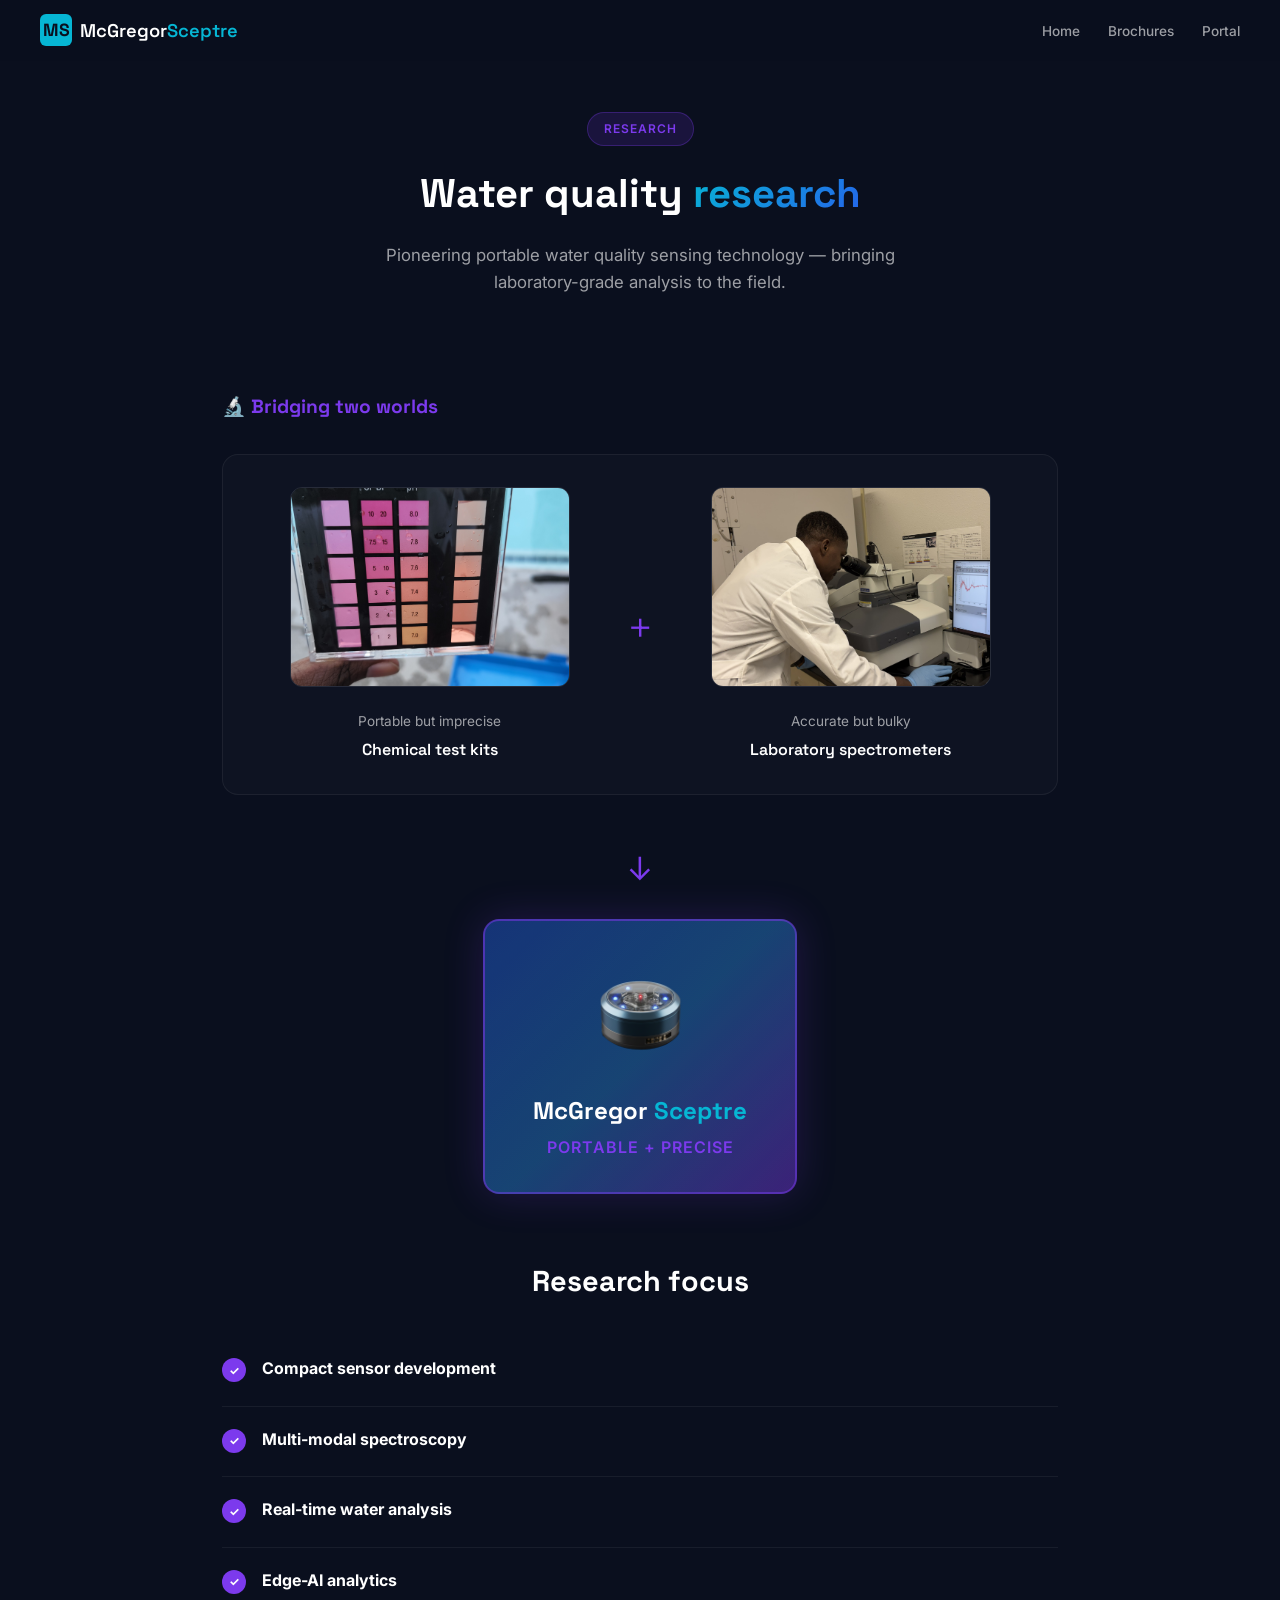
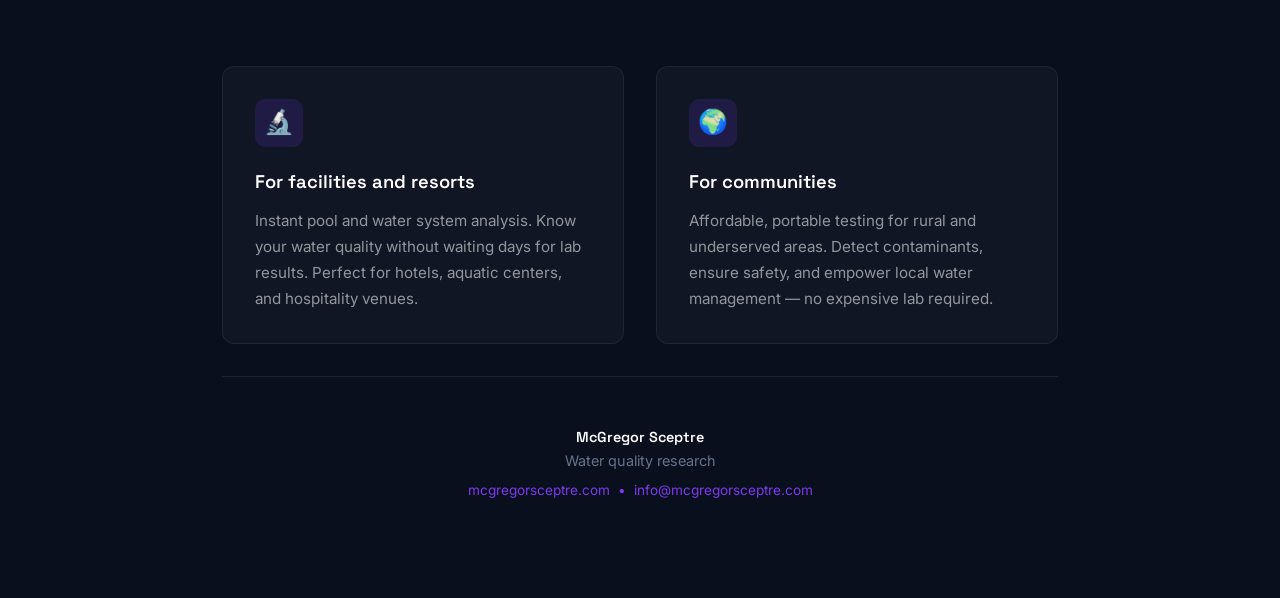
<file: brochure/research/index.html>
<!DOCTYPE html>
<html lang="en">
<head>
  <meta charset="UTF-8">
  <meta name="viewport" content="width=device-width, initial-scale=1.0">
  <title>McGregor Sceptre — Water quality research</title>
  <meta name="description" content="McGregor Sceptre — pioneering portable water quality sensing technology with laboratory-grade precision.">
  <link rel="preconnect" href="https://fonts.googleapis.com">
  <link href="https://fonts.googleapis.com/css2?family=Inter:wght@300;400;500;600;700&family=Space+Grotesk:wght@400;500;600;700&display=swap" rel="stylesheet">
  <link rel="icon" type="image/svg+xml" href="data:image/svg+xml,<svg xmlns='http://www.w3.org/2000/svg' viewBox='0 0 32 32'><rect width='32' height='32' rx='6' fill='%230a0f1e'/><text x='16' y='22' text-anchor='middle' font-family='sans-serif' font-weight='700' font-size='14' fill='%2306b6d4'>MS</text></svg>">
  <style>
    :root {
      --navy: #0a0f1e;
      --blue: #2563eb;
      --cyan: #06b6d4;
      --purple: #7c3aed;
      --white: #ffffff;
      --gray-100: #f1f5f9;
      --gray-400: #94a3b8;
      --gray-500: #64748b;
    }

    * { margin: 0; padding: 0; box-sizing: border-box; }
    
    body {
      font-family: 'Inter', -apple-system, sans-serif;
      background: var(--navy);
      color: var(--white);
      -webkit-font-smoothing: antialiased;
      line-height: 1.6;
    }

    .brochure {
      max-width: 900px;
      margin: 0 auto;
      padding: 3rem 2rem;
    }

    .division-header {
      text-align: center;
      padding: 2rem 0 3rem;
    }

    .division-tag {
      display: inline-block;
      padding: 0.4rem 1rem;
      background: rgba(124, 58, 237, 0.15);
      border: 1px solid rgba(124, 58, 237, 0.3);
      border-radius: 20px;
      font-size: 0.75rem;
      font-weight: 600;
      text-transform: uppercase;
      letter-spacing: 1px;
      color: var(--purple);
      margin-bottom: 1rem;
    }

    .division-header h1 {
      font-family: 'Space Grotesk', sans-serif;
      font-size: clamp(1.8rem, 4vw, 2.5rem);
      font-weight: 700;
      margin-bottom: 1rem;
    }

    .division-header h1 .highlight {
      background: linear-gradient(135deg, var(--cyan), var(--blue));
      -webkit-background-clip: text;
      -webkit-text-fill-color: transparent;
      background-clip: text;
    }

    .division-header p {
      color: rgba(255,255,255,0.6);
      font-size: 1.05rem;
      max-width: 550px;
      margin: 0 auto;
    }

    .two-col {
      display: grid;
      grid-template-columns: 1fr 1fr;
      gap: 2rem;
      margin-top: 3rem;
    }

    .card {
      background: rgba(255,255,255,0.03);
      border: 1px solid rgba(255,255,255,0.06);
      border-radius: 12px;
      padding: 2rem;
    }

    .card-icon {
      width: 48px;
      height: 48px;
      background: rgba(124, 58, 237, 0.15);
      border-radius: 10px;
      display: flex;
      align-items: center;
      justify-content: center;
      margin-bottom: 1.25rem;
      font-size: 1.5rem;
    }

    .card h3 {
      font-family: 'Space Grotesk', sans-serif;
      font-size: 1.15rem;
      font-weight: 600;
      margin-bottom: 0.75rem;
    }

    .card p {
      color: rgba(255,255,255,0.55);
      font-size: 0.95rem;
      line-height: 1.7;
    }

    .why-us {
      margin-top: 3rem;
    }

    .why-us h2 {
      text-align: center;
      font-family: 'Space Grotesk', sans-serif;
      font-size: 1.8rem;
      margin-bottom: 2rem;
    }

    .why-list {
      list-style: none;
    }

    .why-list li {
      display: flex;
      gap: 1rem;
      padding: 1.25rem 0;
      border-bottom: 1px solid rgba(255,255,255,0.06);
    }

    .why-list li:last-child {
      border-bottom: none;
    }

    .check {
      width: 24px;
      height: 24px;
      background: var(--purple);
      border-radius: 50%;
      display: flex;
      align-items: center;
      justify-content: center;
      flex-shrink: 0;
      margin-top: 2px;
    }

    .check::after {
      content: "✓";
      color: var(--white);
      font-weight: 700;
      font-size: 0.75rem;
    }

    .why-list strong {
      color: var(--white);
      display: block;
      margin-bottom: 0.25rem;
    }

    .gallery-section {
      margin: 3rem 0;
    }

    .gallery-section h3 {
      font-family: 'Space Grotesk', sans-serif;
      font-size: 1.2rem;
      margin-bottom: 1rem;
      color: var(--purple);
    }

    .research-comparison {
      display: grid;
      grid-template-columns: 1fr auto 1fr;
      gap: 1.5rem;
      align-items: center;
      margin: 2rem 0;
      padding: 2rem;
      background: rgba(255,255,255,0.02);
      border-radius: 16px;
      border: 1px solid rgba(255,255,255,0.06);
    }

    .research-img-card {
      text-align: center;
    }

    .research-img-card img {
      width: 100%;
      max-width: 280px;
      height: 200px;
      object-fit: cover;
      border-radius: 12px;
      border: 1px solid rgba(255,255,255,0.1);
      margin-bottom: 1rem;
    }

    .research-img-card .label {
      font-size: 0.85rem;
      color: rgba(255,255,255,0.6);
      margin-bottom: 0.25rem;
    }

    .research-img-card .title {
      font-family: 'Space Grotesk', sans-serif;
      font-weight: 600;
      font-size: 1rem;
    }

    .plus-sign {
      font-size: 2.5rem;
      color: var(--purple);
      font-weight: 300;
    }

    .equals-arrow {
      text-align: center;
      padding: 1rem 0;
    }

    .equals-arrow .arrow {
      font-size: 2rem;
      color: var(--purple);
    }

    .sensor-result {
      display: flex;
      flex-direction: column;
      align-items: center;
      margin-top: 1.5rem;
    }

    .sensor-device {
      background: linear-gradient(135deg, rgba(37, 99, 235, 0.2), rgba(124, 58, 237, 0.2));
      border: 2px solid rgba(124, 58, 237, 0.5);
      border-radius: 16px;
      padding: 2rem 3rem;
      text-align: center;
      box-shadow: 0 0 40px rgba(124, 58, 237, 0.2);
      position: relative;
    }

    .sensor-device::before {
      content: '';
      position: absolute;
      top: -2px; left: -2px; right: -2px; bottom: -2px;
      background: linear-gradient(135deg, var(--blue), var(--cyan), var(--purple));
      border-radius: 18px;
      z-index: -1;
      opacity: 0.3;
    }

    .sensor-img {
      width: 120px;
      height: auto;
      margin-bottom: 0.75rem;
      border-radius: 8px;
    }

    .sensor-device .sensor-brand {
      font-family: 'Space Grotesk', sans-serif;
      font-size: 1.5rem;
      font-weight: 700;
      margin-bottom: 0.25rem;
    }

    .sensor-device .sensor-brand span {
      color: var(--cyan);
    }

    .sensor-device .sensor-tagline {
      color: var(--purple);
      font-size: 1rem;
      font-weight: 600;
      letter-spacing: 1px;
    }

    .footer {
      text-align: center;
      padding: 3rem 0;
      margin-top: 2rem;
      border-top: 1px solid rgba(255,255,255,0.08);
    }

    .footer-text {
      color: var(--gray-500);
      font-size: 0.9rem;
    }

    .footer-brand {
      font-family: 'Space Grotesk', sans-serif;
      font-weight: 600;
      color: var(--white);
    }

    .footer-contact {
      color: var(--purple);
      font-size: 0.85rem;
      margin-top: 0.5rem;
    }

    /* NAV */
    nav {
      position: fixed; top: 0; left: 0; width: 100%; z-index: 100;
      display: flex; justify-content: space-between; align-items: center;
      padding: .9rem 2.5rem;
      background: rgba(10,15,30,.95);
      backdrop-filter: blur(16px);
    }
    .logo { display: flex; align-items: center; gap: .5rem; text-decoration: none; }
    .logo-monogram {
      font-family: 'Space Grotesk', sans-serif;
      font-size: 1.1rem; font-weight: 700; color: var(--navy);
      background: var(--cyan); border-radius: 6px;
      width: 32px; height: 32px; display: flex;
      align-items: center; justify-content: center;
      letter-spacing: -.5px;
    }
    .logo-text-nav {
      font-family: 'Space Grotesk', sans-serif;
      font-size: 1.15rem; font-weight: 600; color: var(--white);
    }
    .logo-text-nav span { color: var(--cyan); }
    .nav-links { display: flex; gap: 1.75rem; list-style: none; }
    .nav-links a {
      color: rgba(255,255,255,.6); text-decoration: none;
      font-size: .85rem; font-weight: 500; transition: color .2s;
    }
    .nav-links a:hover { color: var(--white); }
    .mobile-toggle { display: none; background: none; border: none; cursor: pointer; }
    .mobile-toggle span { display: block; width: 22px; height: 2px; background: #fff; margin: 4px 0; border-radius: 1px; }

    @media (max-width: 768px) {
      nav { padding: .8rem 1.2rem; }
      .nav-links { display: none; }
      .mobile-toggle { display: block; }
      .nav-links.open {
        display: flex; flex-direction: column;
        position: absolute; top: 100%; left: 0; width: 100%;
        background: rgba(10,15,30,.97); padding: 1.25rem 1.5rem; gap: 1rem;
      }
    }

    @media (max-width: 700px) {
      .brochure { padding: 2rem 1.25rem; }
      .two-col { grid-template-columns: 1fr; gap: 1.5rem; }
      .research-comparison { grid-template-columns: 1fr; text-align: center; }
      .plus-sign { transform: rotate(90deg); }
    }
  </style>
</head>
<body>
  <nav>
    <a href="../../" class="logo">
      <div class="logo-monogram">MS</div>
      <div class="logo-text-nav">McGregor<span>Sceptre</span></div>
    </a>
    <ul class="nav-links" id="navLinks">
      <li><a href="../../">Home</a></li>
      <li><a href="../">Brochures</a></li>
      <li><a href="https://portal.mcgregorsceptre.com">Portal</a></li>
    </ul>
    <button class="mobile-toggle" id="mobileToggle" aria-label="Menu">
      <span></span><span></span><span></span>
    </button>
  </nav>

  <div class="brochure" style="padding-top: 5rem;">
    
    <section class="division-header">
      <div class="division-tag">Research</div>
      <h1>Water quality <span class="highlight">research</span></h1>
      <p>Pioneering portable water quality sensing technology — bringing laboratory-grade analysis to the field.</p>
    </section>

    <section class="gallery-section">
      <h3>🔬 Bridging two worlds</h3>
      <div class="research-comparison">
        <div class="research-img-card">
          <img src="../chemical_test_kit.jpg" alt="Chemical test kit">
          <p class="label">Portable but imprecise</p>
          <p class="title">Chemical test kits</p>
        </div>
        <div class="plus-sign">+</div>
        <div class="research-img-card">
          <img src="../raman_analysis.jpg" alt="Raman spectroscopy analysis">
          <p class="label">Accurate but bulky</p>
          <p class="title">Laboratory spectrometers</p>
        </div>
      </div>
      <div class="equals-arrow">
        <p class="arrow">↓</p>
        <div class="sensor-result">
          <div class="sensor-device">
            <img src="../sensor_.png" alt="McGregor Sceptre sensor" class="sensor-img">
            <p class="sensor-brand">McGregor <span>Sceptre</span></p>
            <p class="sensor-tagline">PORTABLE + PRECISE</p>
          </div>
        </div>
      </div>
    </section>

    <section class="why-us">
      <h2>Research focus</h2>
      <ul class="why-list">
        <li>
          <span class="check"></span>
          <div><strong>Compact sensor development</strong></div>
        </li>
        <li>
          <span class="check"></span>
          <div><strong>Multi-modal spectroscopy</strong></div>
        </li>
        <li>
          <span class="check"></span>
          <div><strong>Real-time water analysis</strong></div>
        </li>
        <li>
          <span class="check"></span>
          <div><strong>Edge-AI analytics</strong></div>
        </li>
      </ul>
    </section>

    <div class="two-col">
      <div class="card">
        <div class="card-icon">🔬</div>
        <h3>For facilities and resorts</h3>
        <p>Instant pool and water system analysis. Know your water quality without waiting days for lab results. Perfect for hotels, aquatic centers, and hospitality venues.</p>
      </div>
      <div class="card">
        <div class="card-icon">🌍</div>
        <h3>For communities</h3>
        <p>Affordable, portable testing for rural and underserved areas. Detect contaminants, ensure safety, and empower local water management — no expensive lab required.</p>
      </div>
    </div>

    <footer class="footer">
      <p class="footer-text">
        <span class="footer-brand">McGregor Sceptre</span><br>
        Water quality research
      </p>
      <p class="footer-contact">
        <a href="https://mcgregorsceptre.com" style="color: inherit; text-decoration: none;">mcgregorsceptre.com</a>
        &nbsp;&bull;&nbsp;
        <a href="mailto:info@mcgregorsceptre.com" style="color: inherit; text-decoration: none;">info@mcgregorsceptre.com</a>
      </p>
    </footer>

  </div>

  <script>
    document.getElementById('mobileToggle').addEventListener('click', () => {
      document.getElementById('navLinks').classList.toggle('open');
    });
    document.querySelectorAll('.nav-links a').forEach(a => {
      a.addEventListener('click', () => document.getElementById('navLinks').classList.remove('open'));
    });
  </script>
</body>
</html>
</file>
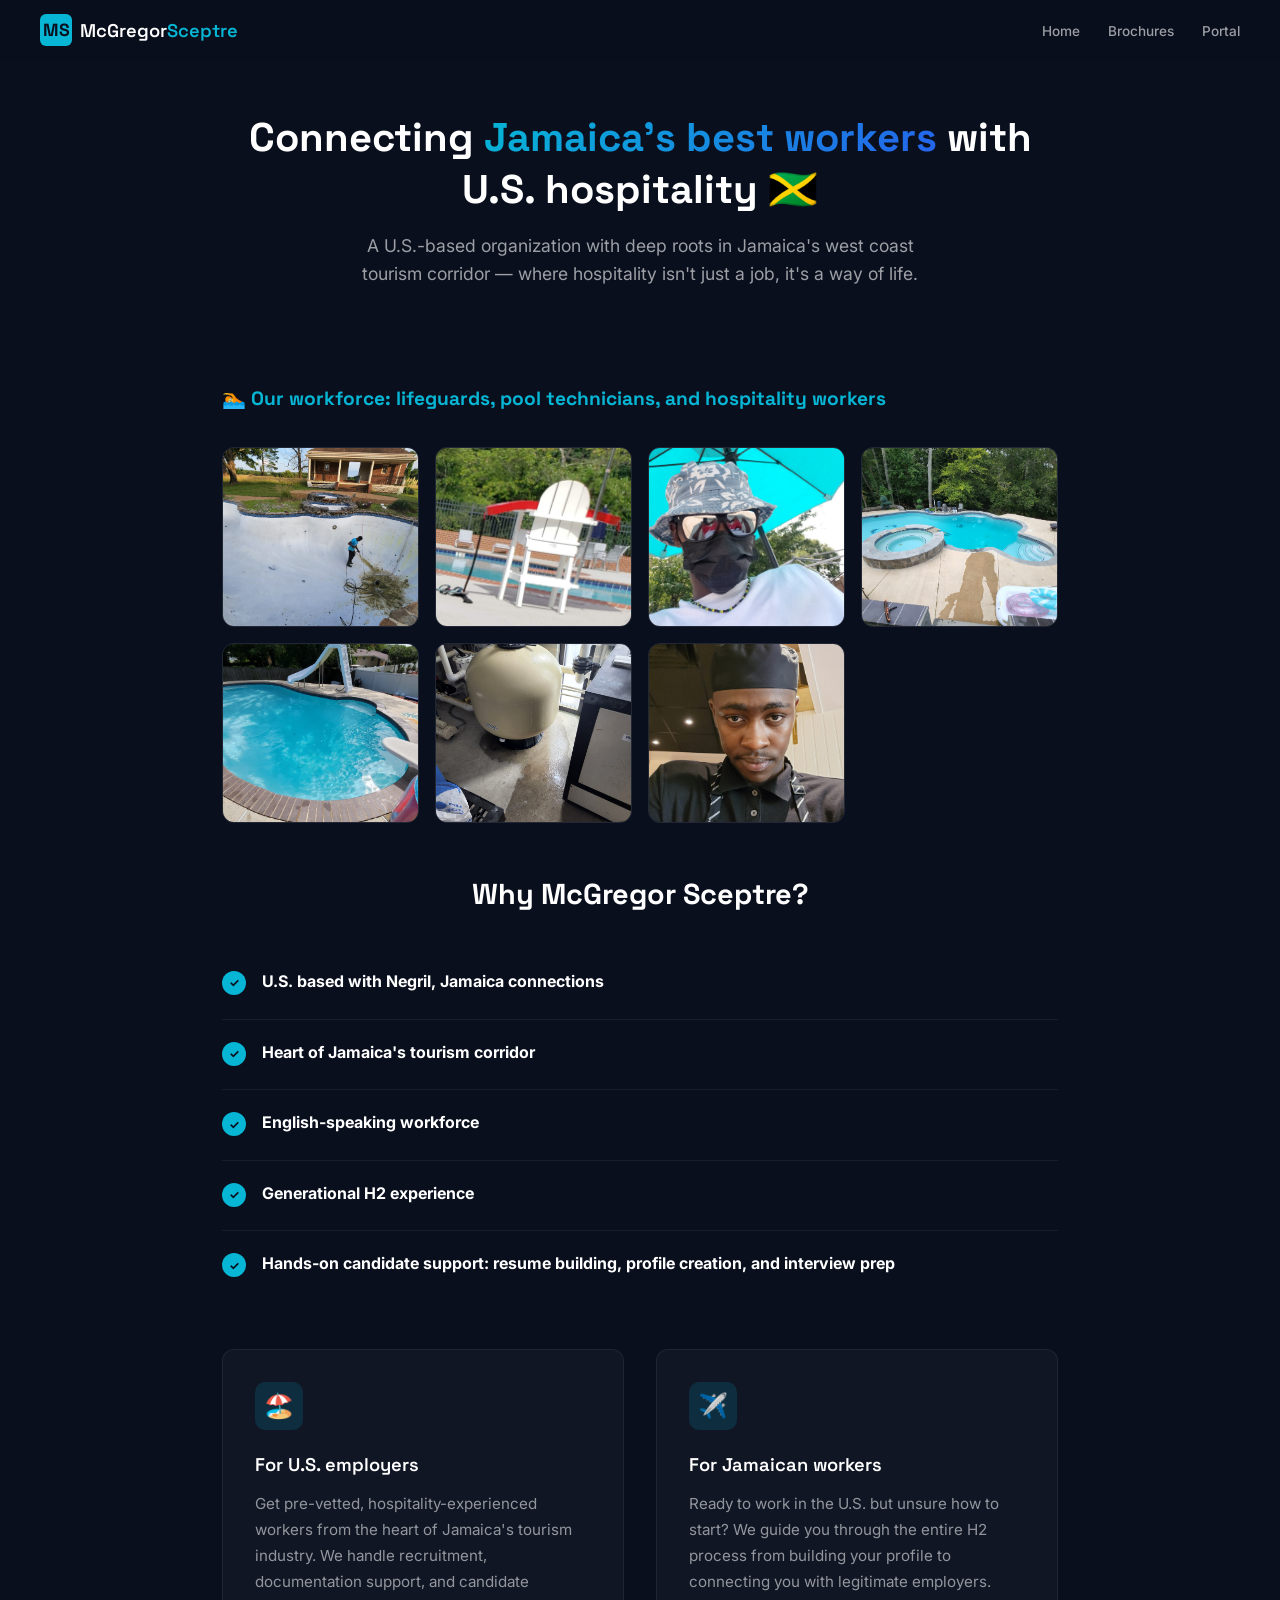
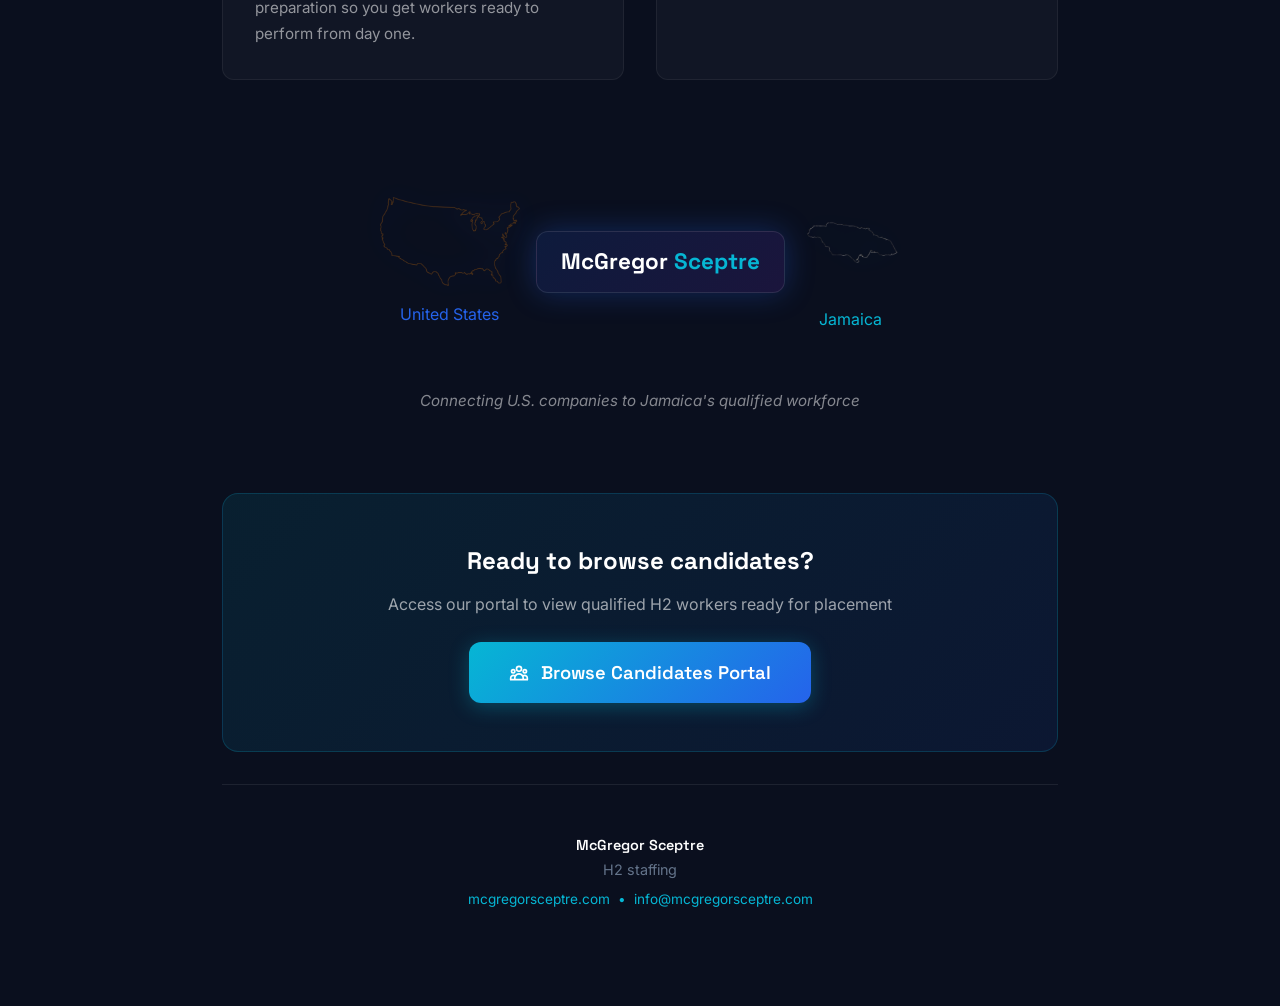
<file: brochure/staffing/index.html>
<!DOCTYPE html>
<html lang="en">
<head>
  <meta charset="UTF-8">
  <meta name="viewport" content="width=device-width, initial-scale=1.0">
  <title>McGregor Sceptre — H2 staffing from Jamaica</title>
  <meta name="description" content="McGregor Sceptre — US-based H2 staffing with deep roots in Jamaica's west coast tourism corridor.">
  <link rel="preconnect" href="https://fonts.googleapis.com">
  <link href="https://fonts.googleapis.com/css2?family=Inter:wght@300;400;500;600;700&family=Space+Grotesk:wght@400;500;600;700&display=swap" rel="stylesheet">
  <link rel="icon" type="image/svg+xml" href="data:image/svg+xml,<svg xmlns='http://www.w3.org/2000/svg' viewBox='0 0 32 32'><rect width='32' height='32' rx='6' fill='%230a0f1e'/><text x='16' y='22' text-anchor='middle' font-family='sans-serif' font-weight='700' font-size='14' fill='%2306b6d4'>MS</text></svg>">
  <style>
    :root {
      --navy: #0a0f1e;
      --blue: #2563eb;
      --cyan: #06b6d4;
      --purple: #7c3aed;
      --white: #ffffff;
      --gray-100: #f1f5f9;
      --gray-400: #94a3b8;
      --gray-500: #64748b;
    }

    * { margin: 0; padding: 0; box-sizing: border-box; }
    
    body {
      font-family: 'Inter', -apple-system, sans-serif;
      background: var(--navy);
      color: var(--white);
      -webkit-font-smoothing: antialiased;
      line-height: 1.6;
    }

    .brochure {
      max-width: 900px;
      margin: 0 auto;
      padding: 3rem 2rem;
    }

    .hero-statement {
      text-align: center;
      padding: 2rem 0 3rem;
    }

    .hero-statement h1 {
      font-family: 'Space Grotesk', sans-serif;
      font-size: clamp(1.8rem, 4vw, 2.5rem);
      font-weight: 700;
      line-height: 1.3;
      margin-bottom: 1rem;
    }

    .hero-statement h1 .highlight {
      background: linear-gradient(135deg, var(--cyan), var(--blue));
      -webkit-background-clip: text;
      -webkit-text-fill-color: transparent;
      background-clip: text;
    }

    .hero-statement p {
      font-size: 1.1rem;
      color: rgba(255,255,255,0.6);
      max-width: 600px;
      margin: 0 auto;
    }

    .two-col {
      display: grid;
      grid-template-columns: 1fr 1fr;
      gap: 2rem;
      margin-top: 3rem;
    }

    .card {
      background: rgba(255,255,255,0.03);
      border: 1px solid rgba(255,255,255,0.06);
      border-radius: 12px;
      padding: 2rem;
    }

    .card-icon {
      width: 48px;
      height: 48px;
      background: rgba(6, 182, 212, 0.15);
      border-radius: 10px;
      display: flex;
      align-items: center;
      justify-content: center;
      margin-bottom: 1.25rem;
      font-size: 1.5rem;
    }

    .card h3 {
      font-family: 'Space Grotesk', sans-serif;
      font-size: 1.15rem;
      font-weight: 600;
      margin-bottom: 0.75rem;
    }

    .card p {
      color: rgba(255,255,255,0.55);
      font-size: 0.95rem;
      line-height: 1.7;
    }

    .why-us {
      margin-top: 3rem;
    }

    .why-us h2 {
      text-align: center;
      font-family: 'Space Grotesk', sans-serif;
      font-size: 1.8rem;
      margin-bottom: 2rem;
    }

    .why-list {
      list-style: none;
    }

    .why-list li {
      display: flex;
      gap: 1rem;
      padding: 1.25rem 0;
      border-bottom: 1px solid rgba(255,255,255,0.06);
    }

    .why-list li:last-child {
      border-bottom: none;
    }

    .check {
      width: 24px;
      height: 24px;
      background: var(--cyan);
      border-radius: 50%;
      display: flex;
      align-items: center;
      justify-content: center;
      flex-shrink: 0;
      margin-top: 2px;
    }

    .check::after {
      content: "✓";
      color: var(--navy);
      font-weight: 700;
      font-size: 0.75rem;
    }

    .why-list strong {
      color: var(--white);
      display: block;
      margin-bottom: 0.25rem;
    }

    .map-section {
      text-align: center;
      padding: 3rem 0;
      margin-top: 2rem;
    }

    .image-flow-map {
      display: flex;
      align-items: center;
      justify-content: center;
      gap: 1rem;
      padding: 2rem 0;
      flex-wrap: wrap;
    }

    .country-silhouette {
      width: 140px;
      height: auto;
      filter: drop-shadow(0 0 15px rgba(37, 99, 235, 0.4));
      opacity: 0.85;
    }

    .country-silhouette.jamaica {
      width: 100px;
      filter: drop-shadow(0 0 15px rgba(6, 182, 212, 0.4));
    }

    .flow-connector {
      display: flex;
      flex-direction: column;
      align-items: center;
      gap: 0.5rem;
    }

    .flow-logo {
      display: flex;
      align-items: center;
      gap: 0;
      font-family: 'Space Grotesk', sans-serif;
      font-weight: 700;
      font-size: 1.4rem;
    }

    .flow-logo .brand-mcgregor { color: var(--white); }
    .flow-logo .brand-sceptre { color: var(--cyan); }

    .flow-brand-container {
      display: flex;
      align-items: center;
      gap: 0.5rem;
      padding: 0.75rem 1.5rem;
      background: linear-gradient(135deg, rgba(37, 99, 235, 0.15), rgba(124, 58, 237, 0.15));
      border: 1px solid rgba(255,255,255,0.1);
      border-radius: 12px;
      box-shadow: 0 0 30px rgba(37, 99, 235, 0.3);
    }

    .map-caption {
      color: rgba(255,255,255,0.5);
      font-size: 0.95rem;
      margin-top: 1.5rem;
      font-style: italic;
    }

    .photo-gallery {
      display: grid;
      grid-template-columns: repeat(auto-fit, minmax(180px, 1fr));
      gap: 1rem;
      margin: 2rem 0;
    }

    .photo-gallery img {
      width: 100%;
      height: 180px;
      object-fit: cover;
      border-radius: 12px;
      border: 1px solid rgba(255,255,255,0.1);
      transition: transform 0.3s, box-shadow 0.3s;
    }

    .photo-gallery img:hover {
      transform: scale(1.02);
      box-shadow: 0 10px 30px rgba(0,0,0,0.3);
    }

    .gallery-section {
      margin: 3rem 0;
    }

    .gallery-section h3 {
      font-family: 'Space Grotesk', sans-serif;
      font-size: 1.2rem;
      margin-bottom: 1rem;
      color: var(--cyan);
    }

    /* Portal CTA Button */
    .portal-cta {
      text-align: center;
      padding: 3rem 2rem;
      margin: 2rem 0;
      background: linear-gradient(135deg, rgba(6, 182, 212, 0.1), rgba(37, 99, 235, 0.1));
      border: 1px solid rgba(6, 182, 212, 0.2);
      border-radius: 16px;
    }

    .portal-cta h3 {
      font-family: 'Space Grotesk', sans-serif;
      font-size: 1.5rem;
      margin-bottom: 0.75rem;
    }

    .portal-cta p {
      color: rgba(255,255,255,0.6);
      margin-bottom: 1.5rem;
      font-size: 1rem;
    }

    .portal-btn {
      display: inline-flex;
      align-items: center;
      gap: 0.75rem;
      padding: 1rem 2.5rem;
      background: linear-gradient(135deg, var(--cyan), var(--blue));
      color: var(--white);
      font-family: 'Space Grotesk', sans-serif;
      font-size: 1.15rem;
      font-weight: 600;
      text-decoration: none;
      border-radius: 12px;
      transition: transform 0.2s, box-shadow 0.2s;
      box-shadow: 0 4px 20px rgba(6, 182, 212, 0.3);
    }

    .portal-btn:hover {
      transform: translateY(-2px);
      box-shadow: 0 8px 30px rgba(6, 182, 212, 0.4);
    }

    .portal-btn svg {
      width: 20px;
      height: 20px;
    }

    .footer {
      text-align: center;
      padding: 3rem 0;
      margin-top: 2rem;
      border-top: 1px solid rgba(255,255,255,0.08);
    }

    .footer-text {
      color: var(--gray-500);
      font-size: 0.9rem;
    }

    .footer-brand {
      font-family: 'Space Grotesk', sans-serif;
      font-weight: 600;
      color: var(--white);
    }

    .footer-contact {
      color: var(--cyan);
      font-size: 0.85rem;
      margin-top: 0.5rem;
    }

    /* NAV */
    nav {
      position: fixed; top: 0; left: 0; width: 100%; z-index: 100;
      display: flex; justify-content: space-between; align-items: center;
      padding: .9rem 2.5rem;
      background: rgba(10,15,30,.95);
      backdrop-filter: blur(16px);
    }
    .logo { display: flex; align-items: center; gap: .5rem; text-decoration: none; }
    .logo-monogram {
      font-family: 'Space Grotesk', sans-serif;
      font-size: 1.1rem; font-weight: 700; color: var(--navy);
      background: var(--cyan); border-radius: 6px;
      width: 32px; height: 32px; display: flex;
      align-items: center; justify-content: center;
      letter-spacing: -.5px;
    }
    .logo-text-nav {
      font-family: 'Space Grotesk', sans-serif;
      font-size: 1.15rem; font-weight: 600; color: var(--white);
    }
    .logo-text-nav span { color: var(--cyan); }
    .nav-links { display: flex; gap: 1.75rem; list-style: none; }
    .nav-links a {
      color: rgba(255,255,255,.6); text-decoration: none;
      font-size: .85rem; font-weight: 500; transition: color .2s;
    }
    .nav-links a:hover { color: var(--white); }
    .mobile-toggle { display: none; background: none; border: none; cursor: pointer; }
    .mobile-toggle span { display: block; width: 22px; height: 2px; background: #fff; margin: 4px 0; border-radius: 1px; }

    @media (max-width: 768px) {
      nav { padding: .8rem 1.2rem; }
      .nav-links { display: none; }
      .mobile-toggle { display: block; }
      .nav-links.open {
        display: flex; flex-direction: column;
        position: absolute; top: 100%; left: 0; width: 100%;
        background: rgba(10,15,30,.97); padding: 1.25rem 1.5rem; gap: 1rem;
      }
    }

    @media (max-width: 700px) {
      .brochure { padding: 2rem 1.25rem; }
      .two-col { grid-template-columns: 1fr; gap: 1.5rem; }
      .image-flow-map { flex-direction: column; }
    }
  </style>
</head>
<body>
  <nav>
    <a href="../../" class="logo">
      <div class="logo-monogram">MS</div>
      <div class="logo-text-nav">McGregor<span>Sceptre</span></div>
    </a>
    <ul class="nav-links" id="navLinks">
      <li><a href="../../">Home</a></li>
      <li><a href="../">Brochures</a></li>
      <li><a href="https://portal.mcgregorsceptre.com">Portal</a></li>
    </ul>
    <button class="mobile-toggle" id="mobileToggle" aria-label="Menu">
      <span></span><span></span><span></span>
    </button>
  </nav>

  <div class="brochure" style="padding-top: 5rem;">
    
    <section class="hero-statement">
      <h1>Connecting <span class="highlight">Jamaica's best workers</span> with U.S. hospitality 🇯🇲</h1>
      <p>A U.S.-based organization with deep roots in Jamaica's west coast tourism corridor — where hospitality isn't just a job, it's a way of life.</p>
    </section>

    <section class="gallery-section">
      <h3>🏊 Our workforce: lifeguards, pool technicians, and hospitality workers</h3>
      <div class="photo-gallery">
        <img src="../pool_tech3.jpg" alt="Pump room maintenance">
        <img src="../lifeguard2.jpeg" alt="Lifeguard performing water safety">
        <img src="../lifeguard3.jpeg" alt="Experienced lifeguard professional">
        <img src="../pool_tech1.jpg" alt="Pool technician at work">
        <img src="../pool_tech2.jpg" alt="Pool maintenance professional">
        <img src="../pool_tech4.jpg" alt="Pump room maintenance">
        <img src="../chef.jpg" alt="Chef">
      </div>
    </section>

    <section class="why-us">
      <h2>Why McGregor Sceptre?</h2>
      <ul class="why-list">
        <li>
          <span class="check"></span>
          <div><strong>U.S. based with Negril, Jamaica connections</strong></div>
        </li>
        <li>
          <span class="check"></span>
          <div><strong>Heart of Jamaica's tourism corridor</strong></div>
        </li>
        <li>
          <span class="check"></span>
          <div><strong>English-speaking workforce</strong></div>
        </li>
        <li>
          <span class="check"></span>
          <div><strong>Generational H2 experience</strong></div>
        </li>
        <li>
          <span class="check"></span>
          <div><strong>Hands-on candidate support: resume building, profile creation, and interview prep</strong></div>
        </li>
      </ul>
    </section>

    <div class="two-col">
      <div class="card">
        <div class="card-icon">🏖️</div>
        <h3>For U.S. employers</h3>
        <p>Get pre-vetted, hospitality-experienced workers from the heart of Jamaica's tourism industry. We handle recruitment, documentation support, and candidate preparation so you get workers ready to perform from day one.</p>
      </div>
      <div class="card">
        <div class="card-icon">✈️</div>
        <h3>For Jamaican workers</h3>
        <p>Ready to work in the U.S. but unsure how to start? We guide you through the entire H2 process from building your profile to connecting you with legitimate employers.</p>
      </div>
    </div>

    <section class="map-section">
      <div class="image-flow-map">
        <div style="text-align: center;">
          <img src="../usa_outline.png" alt="United States" class="country-silhouette usa">
          <p style="margin-top: 0.5rem; color: var(--blue);">United States</p>
        </div>
        <div class="flow-connector">
          <div class="flow-brand-container">
            <div class="flow-logo"><span class="brand-mcgregor">McGregor</span>&nbsp;<span class="brand-sceptre">Sceptre</span></div>
          </div>
        </div>
        <div style="text-align: center;">
          <img src="../jamaica_outline.png" alt="Jamaica" class="country-silhouette jamaica">
          <p style="margin-top: 0.5rem; color: var(--cyan);">Jamaica</p>
        </div>
      </div>
      <p class="map-caption">Connecting U.S. companies to Jamaica's qualified workforce</p>
    </section>

    <section class="portal-cta">
      <h3>Ready to browse candidates?</h3>
      <p>Access our portal to view qualified H2 workers ready for placement</p>
      <a href="https://portal.mcgregorsceptre.com" class="portal-btn">
        <svg xmlns="http://www.w3.org/2000/svg" fill="none" viewBox="0 0 24 24" stroke="currentColor">
          <path stroke-linecap="round" stroke-linejoin="round" stroke-width="2" d="M17 20h5v-2a3 3 0 00-5.356-1.857M17 20H7m10 0v-2c0-.656-.126-1.283-.356-1.857M7 20H2v-2a3 3 0 015.356-1.857M7 20v-2c0-.656.126-1.283.356-1.857m0 0a5.002 5.002 0 019.288 0M15 7a3 3 0 11-6 0 3 3 0 016 0zm6 3a2 2 0 11-4 0 2 2 0 014 0zM7 10a2 2 0 11-4 0 2 2 0 014 0z" />
        </svg>
        Browse Candidates Portal
      </a>
    </section>

    <footer class="footer">
      <p class="footer-text">
        <span class="footer-brand">McGregor Sceptre</span><br>
        H2 staffing
      </p>
      <p class="footer-contact">
        <a href="https://mcgregorsceptre.com" style="color: inherit; text-decoration: none;">mcgregorsceptre.com</a>
        &nbsp;&bull;&nbsp;
        <a href="mailto:info@mcgregorsceptre.com" style="color: inherit; text-decoration: none;">info@mcgregorsceptre.com</a>
      </p>
    </footer>

  </div>

  <script>
    document.getElementById('mobileToggle').addEventListener('click', () => {
      document.getElementById('navLinks').classList.toggle('open');
    });
    document.querySelectorAll('.nav-links a').forEach(a => {
      a.addEventListener('click', () => document.getElementById('navLinks').classList.remove('open'));
    });
  </script>
</body>
</html>
</file>
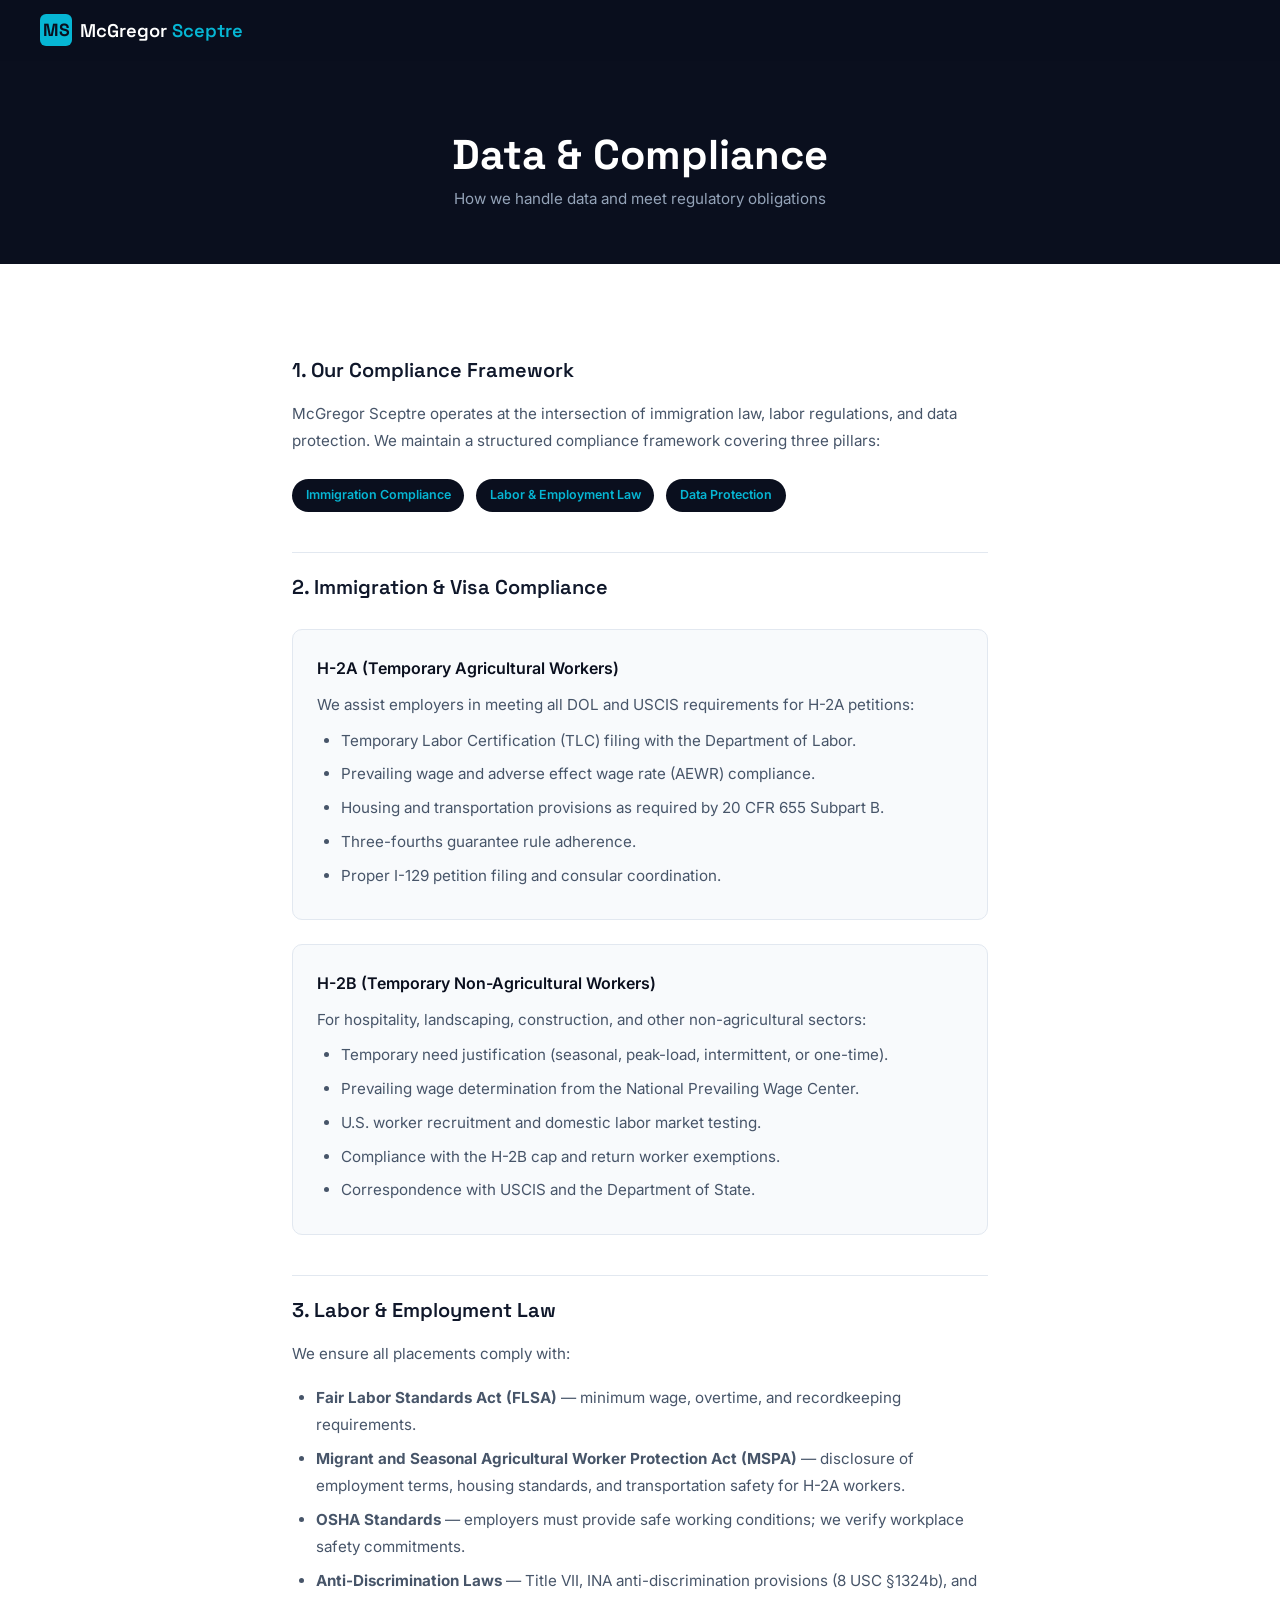
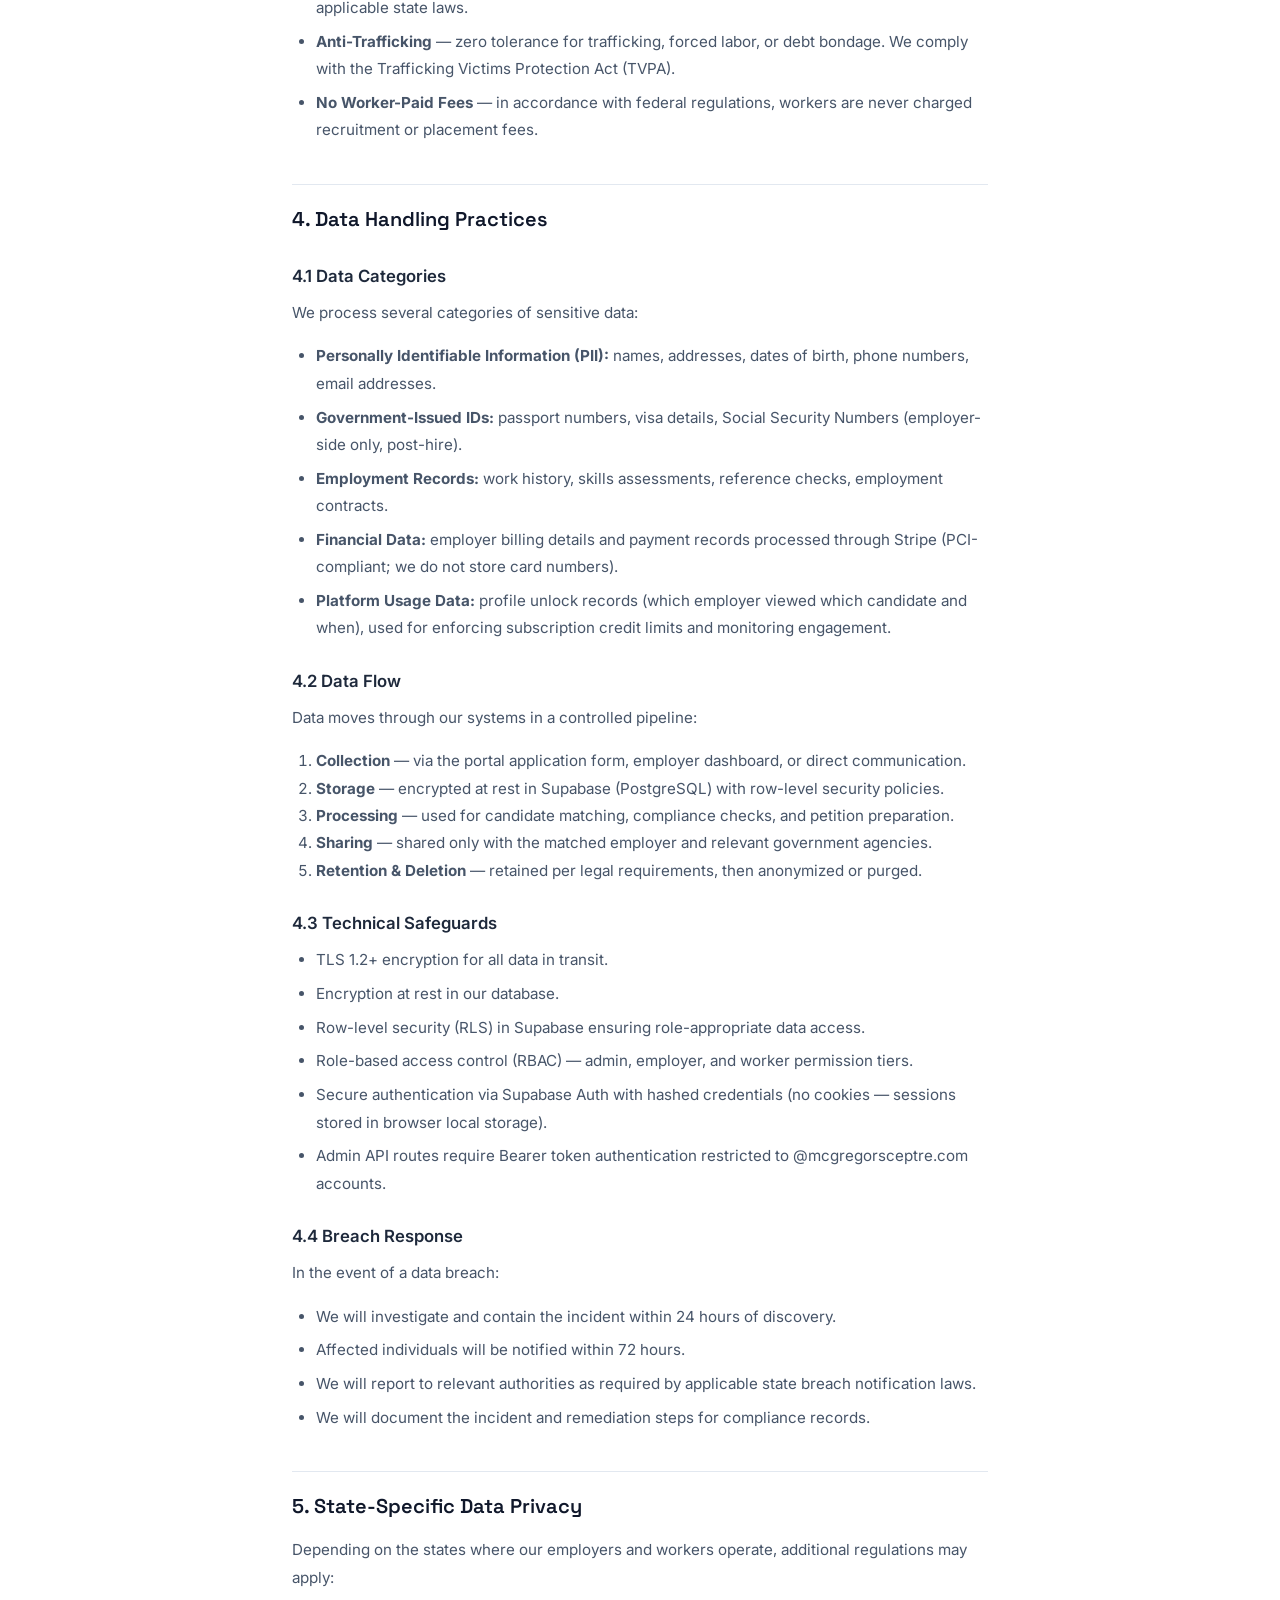
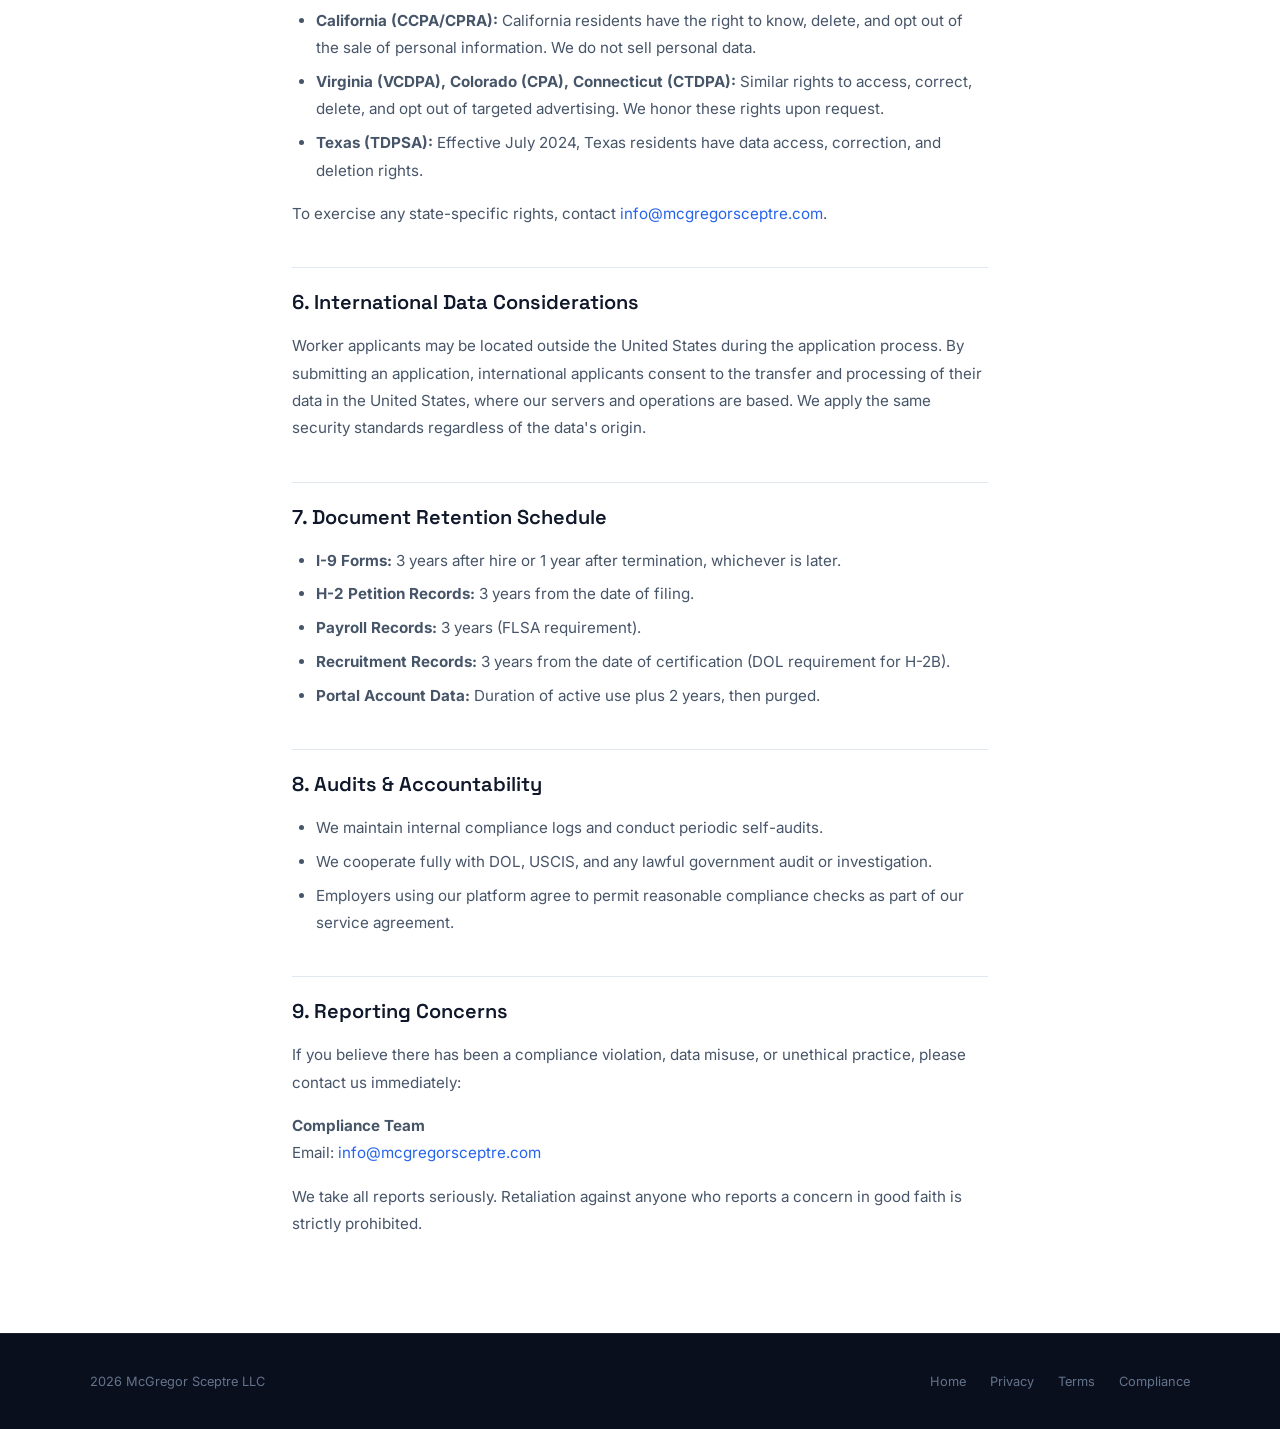
<file: compliance.html>
<!DOCTYPE html>
<html lang="en">
<head>
  <meta charset="UTF-8">
  <meta name="viewport" content="width=device-width, initial-scale=1.0">
  <title>Data &amp; Compliance — McGregor Sceptre</title>
  <meta name="description" content="McGregor Sceptre data handling practices, regulatory compliance, and commitment to lawful H-2 staffing operations.">
  <link rel="icon" type="image/svg+xml" href="ms-logo.svg">
  <link rel="preconnect" href="https://fonts.googleapis.com">
  <link href="https://fonts.googleapis.com/css2?family=Inter:wght@300;400;500;600;700&family=Space+Grotesk:wght@400;500;600;700&display=swap" rel="stylesheet">
  <style>
    :root {
      --navy: #0a0f1e;
      --blue: #2563eb;
      --cyan: #06b6d4;
      --teal: #0d9488;
      --white: #ffffff;
      --gray-50: #f8fafc;
      --gray-100: #f1f5f9;
      --gray-200: #e2e8f0;
      --gray-400: #94a3b8;
      --gray-500: #64748b;
      --gray-600: #475569;
      --gray-800: #1e293b;
      --gray-900: #0f172a;
    }
    * { margin: 0; padding: 0; box-sizing: border-box; }
    html { scroll-behavior: smooth; }
    body {
      font-family: 'Inter', -apple-system, sans-serif;
      color: var(--gray-800);
      background: var(--white);
      -webkit-font-smoothing: antialiased;
    }
    nav {
      position: fixed; top: 0; width: 100%; z-index: 100;
      display: flex; justify-content: space-between; align-items: center;
      padding: .9rem 2.5rem;
      background: rgba(10,15,30,.95);
      backdrop-filter: blur(16px);
    }
    .logo { display: flex; align-items: center; gap: .5rem; text-decoration: none; }
    .logo-monogram {
      font-family: 'Space Grotesk', sans-serif;
      font-size: 1.1rem; font-weight: 700; color: var(--navy);
      background: var(--cyan); border-radius: 6px;
      width: 32px; height: 32px; display: flex;
      align-items: center; justify-content: center;
      letter-spacing: -.5px;
    }
    .logo-text {
      font-family: 'Space Grotesk', sans-serif;
      font-size: 1.15rem; font-weight: 600; color: var(--white);
    }
    .logo-text span { color: var(--cyan); }

    .page-header {
      background: var(--navy); color: var(--white);
      padding: 8rem 2rem 3.5rem; text-align: center;
    }
    .page-header h1 {
      font-family: 'Space Grotesk', sans-serif;
      font-size: clamp(1.8rem, 4vw, 2.6rem); font-weight: 700;
    }
    .page-header p { color: var(--gray-400); margin-top: .5rem; font-size: .95rem; }

    .legal-body {
      max-width: 760px; margin: 0 auto;
      padding: 3rem 2rem 5rem;
      line-height: 1.8; font-size: .95rem; color: var(--gray-600);
    }
    .legal-body h2 {
      font-family: 'Space Grotesk', sans-serif;
      font-size: 1.25rem; font-weight: 600; color: var(--gray-900);
      margin: 2.5rem 0 .75rem; padding-top: 1rem;
      border-top: 1px solid var(--gray-200);
    }
    .legal-body h2:first-of-type { border-top: none; padding-top: 0; }
    .legal-body h3 {
      font-size: 1.05rem; font-weight: 600; color: var(--gray-800);
      margin: 1.5rem 0 .5rem;
    }
    .legal-body p { margin-bottom: 1rem; }
    .legal-body ul { margin: .5rem 0 1rem 1.5rem; }
    .legal-body ul li { margin-bottom: .4rem; }
    .legal-body a { color: var(--blue); text-decoration: none; }
    .legal-body a:hover { text-decoration: underline; }

    .compliance-card {
      background: var(--gray-50); border: 1px solid var(--gray-200);
      border-radius: 10px; padding: 1.5rem; margin: 1.5rem 0;
    }
    .compliance-card h3 {
      color: var(--navy); margin-top: 0; font-size: 1rem;
    }
    .compliance-card p { margin-bottom: .5rem; }
    .compliance-card ul { margin-bottom: 0; }

    .badge-row {
      display: flex; flex-wrap: wrap; gap: .75rem; margin: 1.5rem 0;
    }
    .badge {
      display: inline-flex; align-items: center; gap: .4rem;
      background: var(--navy); color: var(--cyan);
      font-size: .78rem; font-weight: 600;
      padding: .35rem .85rem; border-radius: 20px;
    }

    footer { background: var(--navy); padding: 2.5rem 2rem; border-top: 1px solid rgba(255,255,255,.07); }
    .footer-inner {
      max-width: 1100px; margin: 0 auto;
      display: flex; justify-content: space-between; align-items: center; flex-wrap: wrap; gap: 1rem;
    }
    .footer-copy { font-size: .8rem; color: var(--gray-500); }
    .footer-links { display: flex; gap: 1.5rem; }
    .footer-links a { font-size: .8rem; color: var(--gray-500); text-decoration: none; transition: color .2s; }
    .footer-links a:hover { color: var(--white); }

    @media (max-width: 640px) {
      .footer-inner { flex-direction: column; text-align: center; }
    }
  </style>
</head>
<body>
  <nav>
    <a href="index.html" class="logo">
      <div class="logo-monogram">MS</div>
      <div class="logo-text">McGregor <span>Sceptre</span></div>
    </a>
  </nav>

  <header class="page-header">
    <h1>Data &amp; Compliance</h1>
    <p>How we handle data and meet regulatory obligations</p>
  </header>

  <main class="legal-body">

    <h2>1. Our Compliance Framework</h2>
    <p>McGregor Sceptre operates at the intersection of immigration law, labor regulations, and data protection. We maintain a structured compliance framework covering three pillars:</p>
    <div class="badge-row">
      <span class="badge">Immigration Compliance</span>
      <span class="badge">Labor &amp; Employment Law</span>
      <span class="badge">Data Protection</span>
    </div>

    <h2>2. Immigration &amp; Visa Compliance</h2>

    <div class="compliance-card">
      <h3>H-2A (Temporary Agricultural Workers)</h3>
      <p>We assist employers in meeting all DOL and USCIS requirements for H-2A petitions:</p>
      <ul>
        <li>Temporary Labor Certification (TLC) filing with the Department of Labor.</li>
        <li>Prevailing wage and adverse effect wage rate (AEWR) compliance.</li>
        <li>Housing and transportation provisions as required by 20 CFR 655 Subpart B.</li>
        <li>Three-fourths guarantee rule adherence.</li>
        <li>Proper I-129 petition filing and consular coordination.</li>
      </ul>
    </div>

    <div class="compliance-card">
      <h3>H-2B (Temporary Non-Agricultural Workers)</h3>
      <p>For hospitality, landscaping, construction, and other non-agricultural sectors:</p>
      <ul>
        <li>Temporary need justification (seasonal, peak-load, intermittent, or one-time).</li>
        <li>Prevailing wage determination from the National Prevailing Wage Center.</li>
        <li>U.S. worker recruitment and domestic labor market testing.</li>
        <li>Compliance with the H-2B cap and return worker exemptions.</li>
        <li>Correspondence with USCIS and the Department of State.</li>
      </ul>
    </div>

    <h2>3. Labor &amp; Employment Law</h2>
    <p>We ensure all placements comply with:</p>
    <ul>
      <li><strong>Fair Labor Standards Act (FLSA)</strong> — minimum wage, overtime, and recordkeeping requirements.</li>
      <li><strong>Migrant and Seasonal Agricultural Worker Protection Act (MSPA)</strong> — disclosure of employment terms, housing standards, and transportation safety for H-2A workers.</li>
      <li><strong>OSHA Standards</strong> — employers must provide safe working conditions; we verify workplace safety commitments.</li>
      <li><strong>Anti-Discrimination Laws</strong> — Title VII, INA anti-discrimination provisions (8 USC §1324b), and applicable state laws.</li>
      <li><strong>Anti-Trafficking</strong> — zero tolerance for trafficking, forced labor, or debt bondage. We comply with the Trafficking Victims Protection Act (TVPA).</li>
      <li><strong>No Worker-Paid Fees</strong> — in accordance with federal regulations, workers are never charged recruitment or placement fees.</li>
    </ul>

    <h2>4. Data Handling Practices</h2>

    <h3>4.1 Data Categories</h3>
    <p>We process several categories of sensitive data:</p>
    <ul>
      <li><strong>Personally Identifiable Information (PII):</strong> names, addresses, dates of birth, phone numbers, email addresses.</li>
      <li><strong>Government-Issued IDs:</strong> passport numbers, visa details, Social Security Numbers (employer-side only, post-hire).</li>
      <li><strong>Employment Records:</strong> work history, skills assessments, reference checks, employment contracts.</li>
      <li><strong>Financial Data:</strong> employer billing details and payment records processed through Stripe (PCI-compliant; we do not store card numbers).</li>
      <li><strong>Platform Usage Data:</strong> profile unlock records (which employer viewed which candidate and when), used for enforcing subscription credit limits and monitoring engagement.</li>
    </ul>

    <h3>4.2 Data Flow</h3>
    <p>Data moves through our systems in a controlled pipeline:</p>
    <ol style="margin: .5rem 0 1rem 1.5rem;">
      <li><strong>Collection</strong> — via the portal application form, employer dashboard, or direct communication.</li>
      <li><strong>Storage</strong> — encrypted at rest in Supabase (PostgreSQL) with row-level security policies.</li>
      <li><strong>Processing</strong> — used for candidate matching, compliance checks, and petition preparation.</li>
      <li><strong>Sharing</strong> — shared only with the matched employer and relevant government agencies.</li>
      <li><strong>Retention &amp; Deletion</strong> — retained per legal requirements, then anonymized or purged.</li>
    </ol>

    <h3>4.3 Technical Safeguards</h3>
    <ul>
      <li>TLS 1.2+ encryption for all data in transit.</li>
      <li>Encryption at rest in our database.</li>
      <li>Row-level security (RLS) in Supabase ensuring role-appropriate data access.</li>
      <li>Role-based access control (RBAC) — admin, employer, and worker permission tiers.</li>
      <li>Secure authentication via Supabase Auth with hashed credentials (no cookies — sessions stored in browser local storage).</li>
      <li>Admin API routes require Bearer token authentication restricted to @mcgregorsceptre.com accounts.</li>
    </ul>

    <h3>4.4 Breach Response</h3>
    <p>In the event of a data breach:</p>
    <ul>
      <li>We will investigate and contain the incident within 24 hours of discovery.</li>
      <li>Affected individuals will be notified within 72 hours.</li>
      <li>We will report to relevant authorities as required by applicable state breach notification laws.</li>
      <li>We will document the incident and remediation steps for compliance records.</li>
    </ul>

    <h2>5. State-Specific Data Privacy</h2>
    <p>Depending on the states where our employers and workers operate, additional regulations may apply:</p>
    <ul>
      <li><strong>California (CCPA/CPRA):</strong> California residents have the right to know, delete, and opt out of the sale of personal information. We do not sell personal data.</li>
      <li><strong>Virginia (VCDPA), Colorado (CPA), Connecticut (CTDPA):</strong> Similar rights to access, correct, delete, and opt out of targeted advertising. We honor these rights upon request.</li>
      <li><strong>Texas (TDPSA):</strong> Effective July 2024, Texas residents have data access, correction, and deletion rights.</li>
    </ul>
    <p>To exercise any state-specific rights, contact <a href="mailto:info@mcgregorsceptre.com">info@mcgregorsceptre.com</a>.</p>

    <h2>6. International Data Considerations</h2>
    <p>Worker applicants may be located outside the United States during the application process. By submitting an application, international applicants consent to the transfer and processing of their data in the United States, where our servers and operations are based. We apply the same security standards regardless of the data's origin.</p>

    <h2>7. Document Retention Schedule</h2>
    <ul>
      <li><strong>I-9 Forms:</strong> 3 years after hire or 1 year after termination, whichever is later.</li>
      <li><strong>H-2 Petition Records:</strong> 3 years from the date of filing.</li>
      <li><strong>Payroll Records:</strong> 3 years (FLSA requirement).</li>
      <li><strong>Recruitment Records:</strong> 3 years from the date of certification (DOL requirement for H-2B).</li>
      <li><strong>Portal Account Data:</strong> Duration of active use plus 2 years, then purged.</li>
    </ul>

    <h2>8. Audits &amp; Accountability</h2>
    <ul>
      <li>We maintain internal compliance logs and conduct periodic self-audits.</li>
      <li>We cooperate fully with DOL, USCIS, and any lawful government audit or investigation.</li>
      <li>Employers using our platform agree to permit reasonable compliance checks as part of our service agreement.</li>
    </ul>

    <h2>9. Reporting Concerns</h2>
    <p>If you believe there has been a compliance violation, data misuse, or unethical practice, please contact us immediately:</p>
    <p>
      <strong>Compliance Team</strong><br>
      Email: <a href="mailto:info@mcgregorsceptre.com">info@mcgregorsceptre.com</a>
    </p>
    <p>We take all reports seriously. Retaliation against anyone who reports a concern in good faith is strictly prohibited.</p>

  </main>

  <footer>
    <div class="footer-inner">
      <div class="footer-copy">2026 McGregor Sceptre LLC</div>
      <div class="footer-links">
        <a href="index.html">Home</a>
        <a href="privacy.html">Privacy</a>
        <a href="terms.html">Terms</a>
        <a href="compliance.html">Compliance</a>
      </div>
    </div>
  </footer>
</body>
</html>
</file>
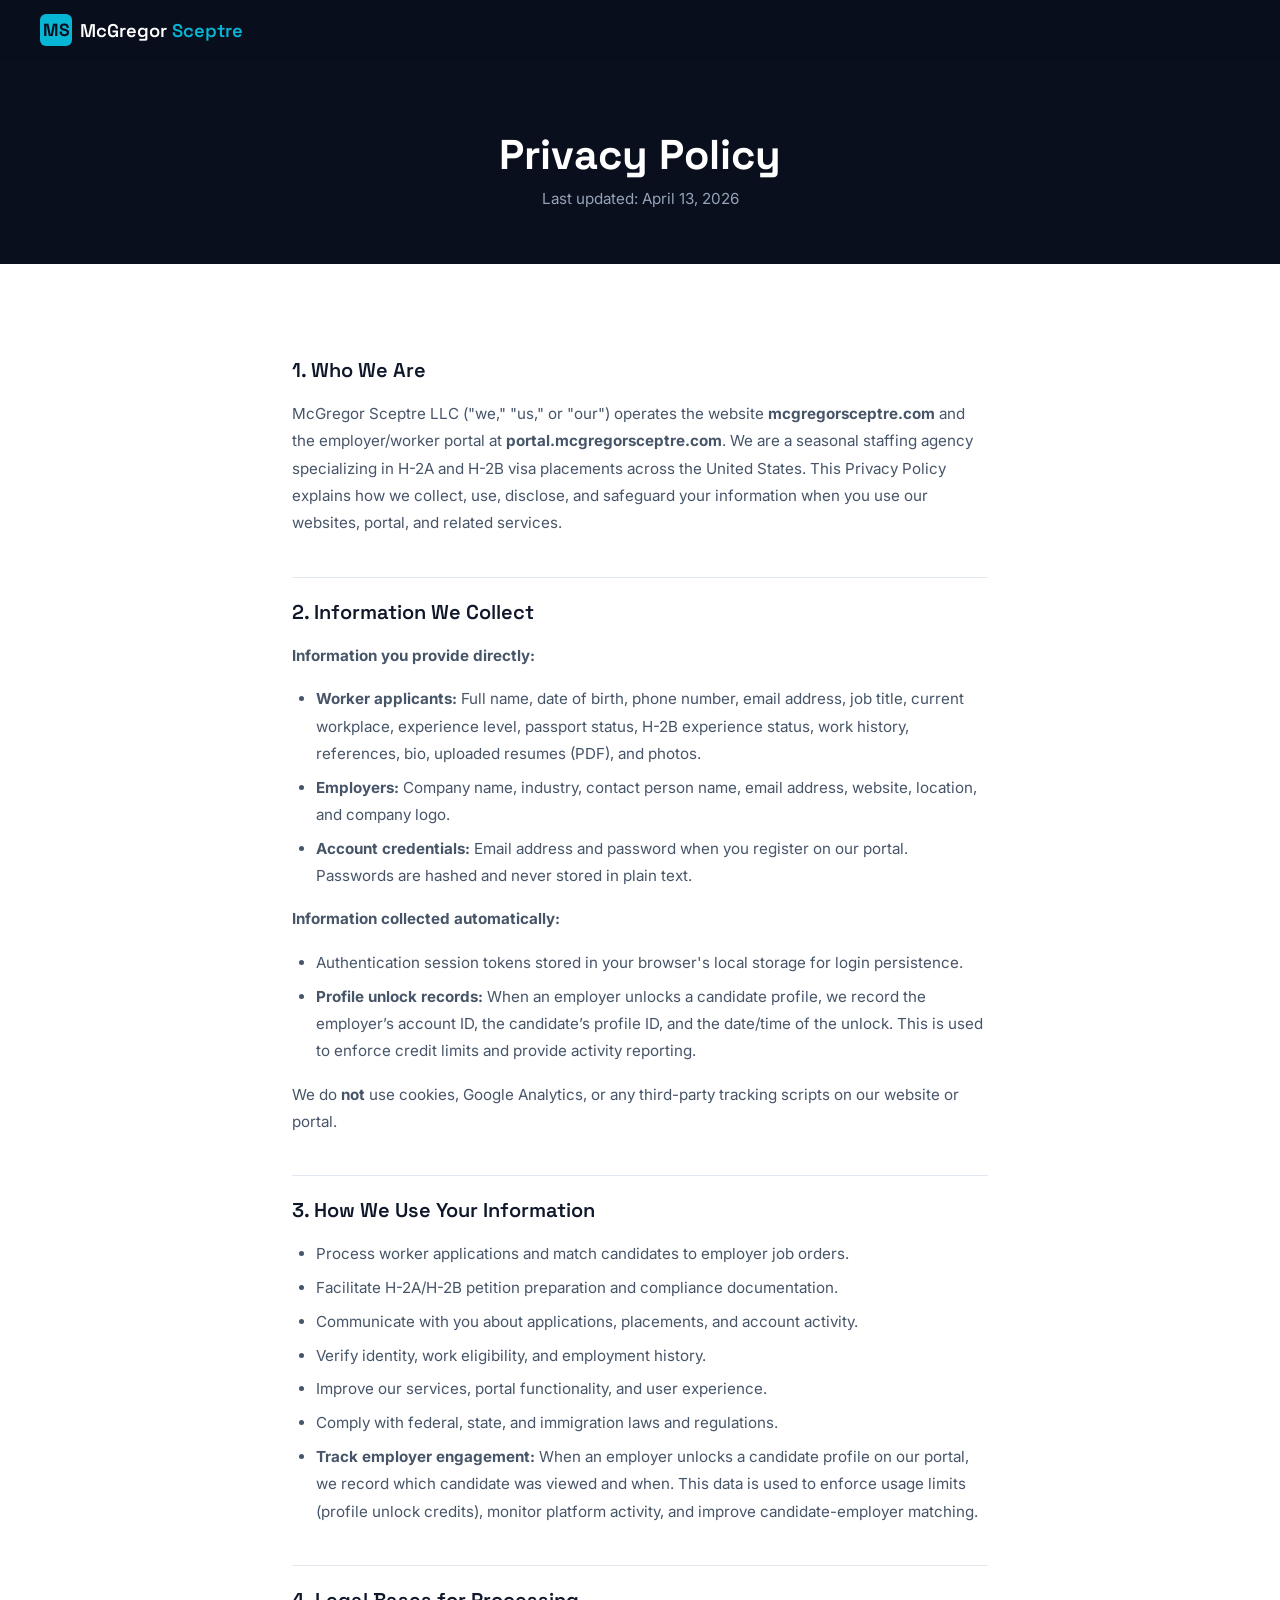
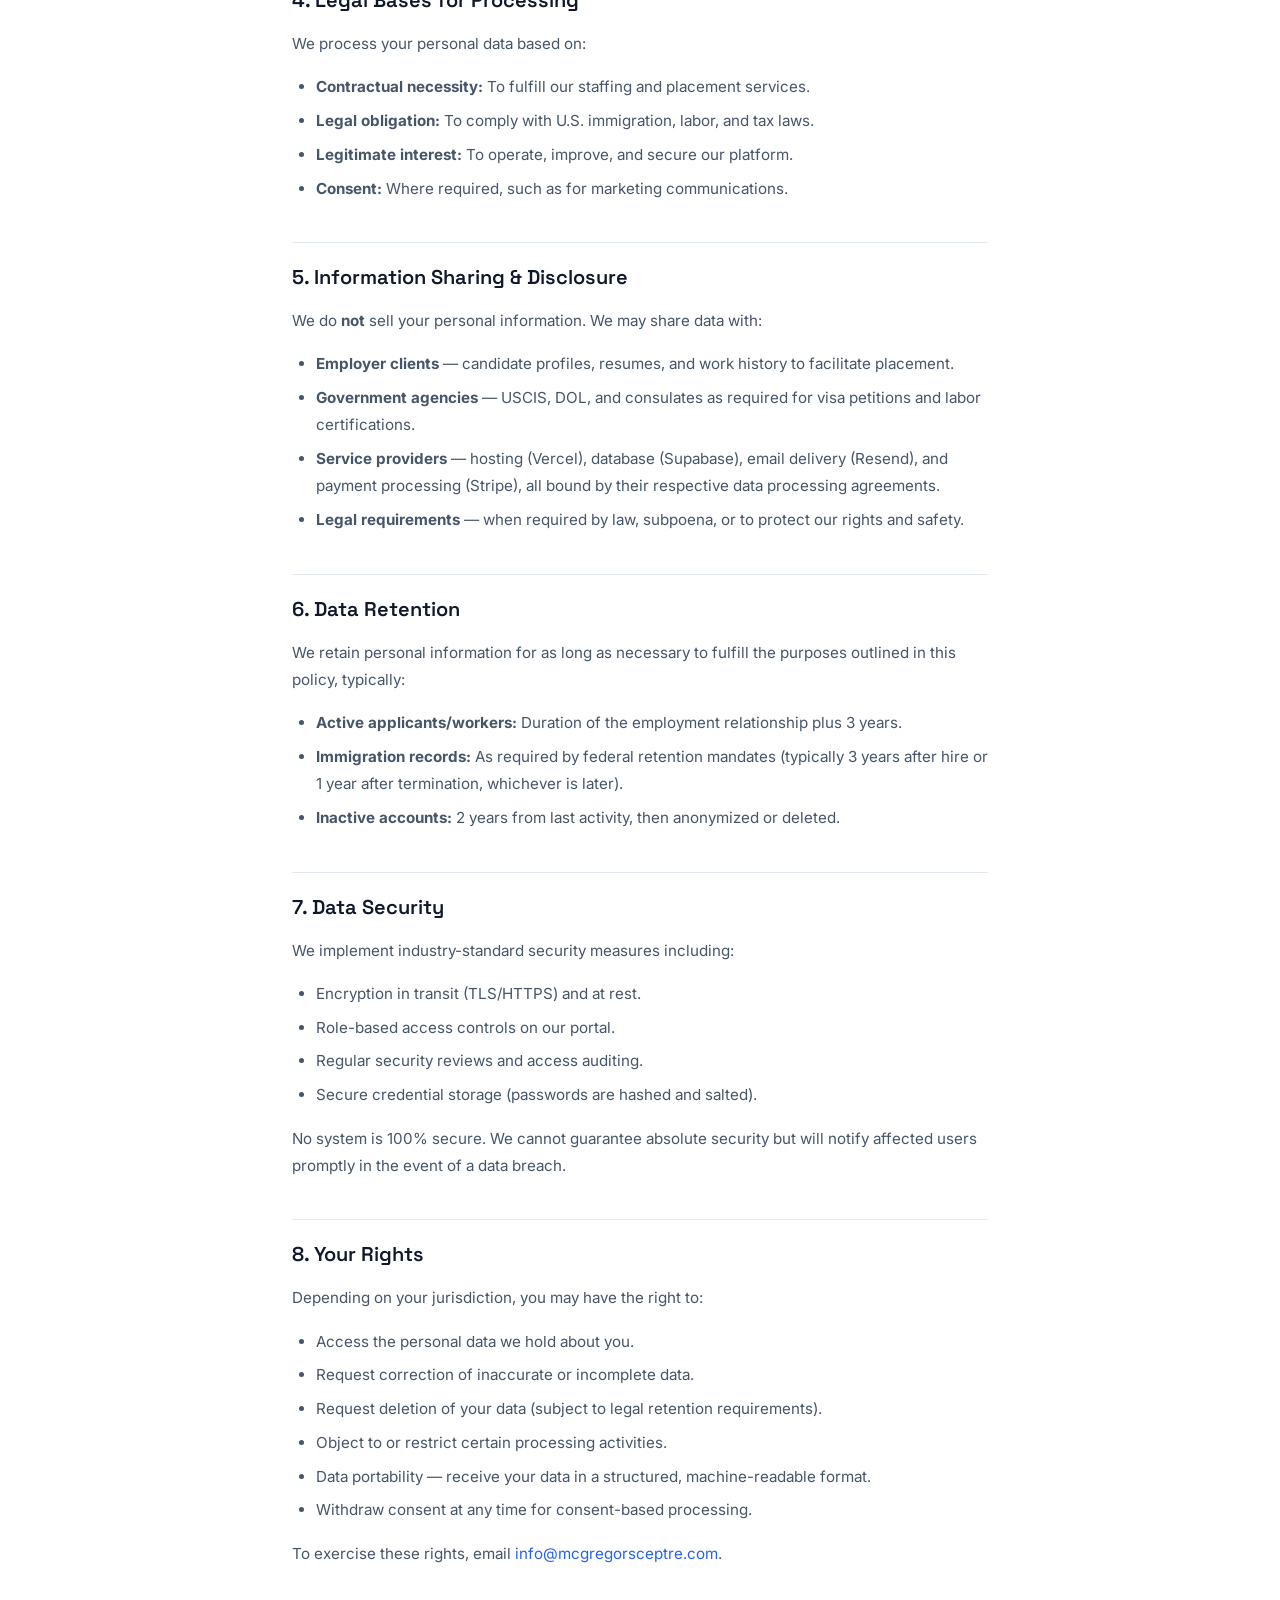
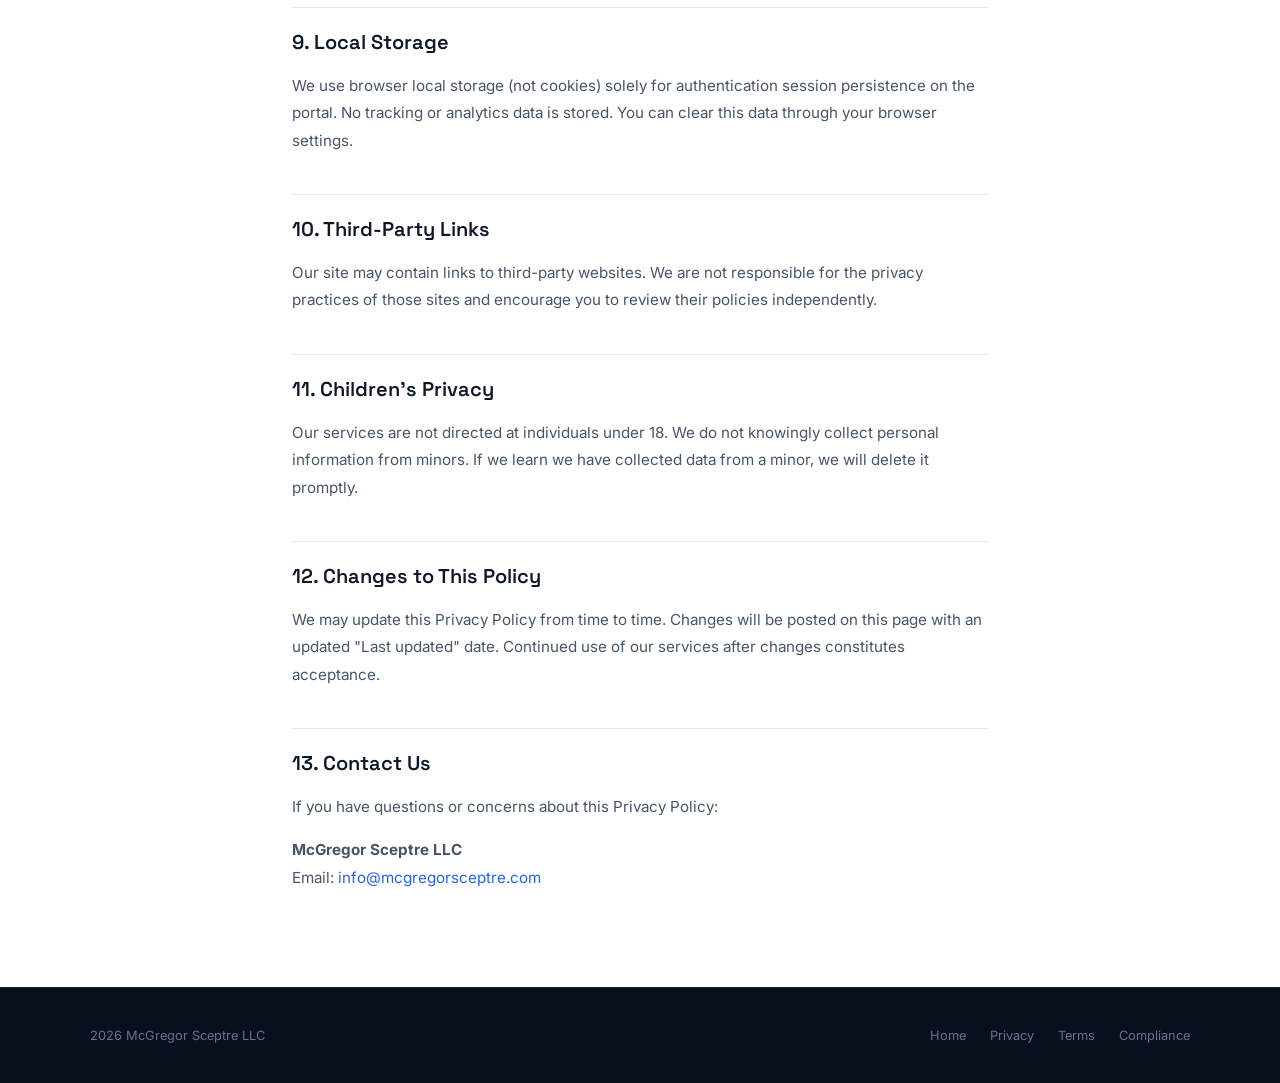
<file: privacy.html>
<!DOCTYPE html>
<html lang="en">
<head>
  <meta charset="UTF-8">
  <meta name="viewport" content="width=device-width, initial-scale=1.0">
  <title>Privacy Policy — McGregor Sceptre</title>
  <meta name="description" content="McGregor Sceptre privacy policy — how we collect, use, and protect your personal information.">
  <link rel="icon" type="image/svg+xml" href="ms-logo.svg">
  <link rel="preconnect" href="https://fonts.googleapis.com">
  <link href="https://fonts.googleapis.com/css2?family=Inter:wght@300;400;500;600;700&family=Space+Grotesk:wght@400;500;600;700&display=swap" rel="stylesheet">
  <style>
    :root {
      --navy: #0a0f1e;
      --blue: #2563eb;
      --cyan: #06b6d4;
      --white: #ffffff;
      --gray-50: #f8fafc;
      --gray-100: #f1f5f9;
      --gray-200: #e2e8f0;
      --gray-400: #94a3b8;
      --gray-500: #64748b;
      --gray-600: #475569;
      --gray-800: #1e293b;
      --gray-900: #0f172a;
    }
    * { margin: 0; padding: 0; box-sizing: border-box; }
    html { scroll-behavior: smooth; }
    body {
      font-family: 'Inter', -apple-system, sans-serif;
      color: var(--gray-800);
      background: var(--white);
      -webkit-font-smoothing: antialiased;
    }
    nav {
      position: fixed; top: 0; width: 100%; z-index: 100;
      display: flex; justify-content: space-between; align-items: center;
      padding: .9rem 2.5rem;
      background: rgba(10,15,30,.95);
      backdrop-filter: blur(16px);
    }
    .logo { display: flex; align-items: center; gap: .5rem; text-decoration: none; }
    .logo-monogram {
      font-family: 'Space Grotesk', sans-serif;
      font-size: 1.1rem; font-weight: 700; color: var(--navy);
      background: var(--cyan); border-radius: 6px;
      width: 32px; height: 32px; display: flex;
      align-items: center; justify-content: center;
      letter-spacing: -.5px;
    }
    .logo-text {
      font-family: 'Space Grotesk', sans-serif;
      font-size: 1.15rem; font-weight: 600; color: var(--white);
    }
    .logo-text span { color: var(--cyan); }

    .page-header {
      background: var(--navy); color: var(--white);
      padding: 8rem 2rem 3.5rem; text-align: center;
    }
    .page-header h1 {
      font-family: 'Space Grotesk', sans-serif;
      font-size: clamp(1.8rem, 4vw, 2.6rem); font-weight: 700;
    }
    .page-header p { color: var(--gray-400); margin-top: .5rem; font-size: .95rem; }

    .legal-body {
      max-width: 760px; margin: 0 auto;
      padding: 3rem 2rem 5rem;
      line-height: 1.8; font-size: .95rem; color: var(--gray-600);
    }
    .legal-body h2 {
      font-family: 'Space Grotesk', sans-serif;
      font-size: 1.25rem; font-weight: 600; color: var(--gray-900);
      margin: 2.5rem 0 .75rem; padding-top: 1rem;
      border-top: 1px solid var(--gray-200);
    }
    .legal-body h2:first-of-type { border-top: none; padding-top: 0; }
    .legal-body p { margin-bottom: 1rem; }
    .legal-body ul { margin: .5rem 0 1rem 1.5rem; }
    .legal-body ul li { margin-bottom: .4rem; }
    .legal-body a { color: var(--blue); text-decoration: none; }
    .legal-body a:hover { text-decoration: underline; }

    footer { background: var(--navy); padding: 2.5rem 2rem; border-top: 1px solid rgba(255,255,255,.07); }
    .footer-inner {
      max-width: 1100px; margin: 0 auto;
      display: flex; justify-content: space-between; align-items: center; flex-wrap: wrap; gap: 1rem;
    }
    .footer-copy { font-size: .8rem; color: var(--gray-500); }
    .footer-links { display: flex; gap: 1.5rem; }
    .footer-links a { font-size: .8rem; color: var(--gray-500); text-decoration: none; transition: color .2s; }
    .footer-links a:hover { color: var(--white); }

    @media (max-width: 640px) {
      .footer-inner { flex-direction: column; text-align: center; }
    }
  </style>
</head>
<body>
  <nav>
    <a href="index.html" class="logo">
      <div class="logo-monogram">MS</div>
      <div class="logo-text">McGregor <span>Sceptre</span></div>
    </a>
  </nav>

  <header class="page-header">
    <h1>Privacy Policy</h1>
    <p>Last updated: April 13, 2026</p>
  </header>

  <main class="legal-body">

    <h2>1. Who We Are</h2>
    <p>McGregor Sceptre LLC ("we," "us," or "our") operates the website <strong>mcgregorsceptre.com</strong> and the employer/worker portal at <strong>portal.mcgregorsceptre.com</strong>. We are a seasonal staffing agency specializing in H-2A and H-2B visa placements across the United States. This Privacy Policy explains how we collect, use, disclose, and safeguard your information when you use our websites, portal, and related services.</p>

    <h2>2. Information We Collect</h2>
    <p><strong>Information you provide directly:</strong></p>
    <ul>
      <li><strong>Worker applicants:</strong> Full name, date of birth, phone number, email address, job title, current workplace, experience level, passport status, H-2B experience status, work history, references, bio, uploaded resumes (PDF), and photos.</li>
      <li><strong>Employers:</strong> Company name, industry, contact person name, email address, website, location, and company logo.</li>
      <li><strong>Account credentials:</strong> Email address and password when you register on our portal. Passwords are hashed and never stored in plain text.</li>
    </ul>
    <p><strong>Information collected automatically:</strong></p>
    <ul>
      <li>Authentication session tokens stored in your browser's local storage for login persistence.</li>
      <li><strong>Profile unlock records:</strong> When an employer unlocks a candidate profile, we record the employer&rsquo;s account ID, the candidate&rsquo;s profile ID, and the date/time of the unlock. This is used to enforce credit limits and provide activity reporting.</li>
    </ul>
    <p>We do <strong>not</strong> use cookies, Google Analytics, or any third-party tracking scripts on our website or portal.</p>

    <h2>3. How We Use Your Information</h2>
    <ul>
      <li>Process worker applications and match candidates to employer job orders.</li>
      <li>Facilitate H-2A/H-2B petition preparation and compliance documentation.</li>
      <li>Communicate with you about applications, placements, and account activity.</li>
      <li>Verify identity, work eligibility, and employment history.</li>
      <li>Improve our services, portal functionality, and user experience.</li>
      <li>Comply with federal, state, and immigration laws and regulations.</li>
      <li><strong>Track employer engagement:</strong> When an employer unlocks a candidate profile on our portal, we record which candidate was viewed and when. This data is used to enforce usage limits (profile unlock credits), monitor platform activity, and improve candidate-employer matching.</li>
    </ul>

    <h2>4. Legal Bases for Processing</h2>
    <p>We process your personal data based on:</p>
    <ul>
      <li><strong>Contractual necessity:</strong> To fulfill our staffing and placement services.</li>
      <li><strong>Legal obligation:</strong> To comply with U.S. immigration, labor, and tax laws.</li>
      <li><strong>Legitimate interest:</strong> To operate, improve, and secure our platform.</li>
      <li><strong>Consent:</strong> Where required, such as for marketing communications.</li>
    </ul>

    <h2>5. Information Sharing &amp; Disclosure</h2>
    <p>We do <strong>not</strong> sell your personal information. We may share data with:</p>
    <ul>
      <li><strong>Employer clients</strong> — candidate profiles, resumes, and work history to facilitate placement.</li>
      <li><strong>Government agencies</strong> — USCIS, DOL, and consulates as required for visa petitions and labor certifications.</li>
      <li><strong>Service providers</strong> — hosting (Vercel), database (Supabase), email delivery (Resend), and payment processing (Stripe), all bound by their respective data processing agreements.</li>
      <li><strong>Legal requirements</strong> — when required by law, subpoena, or to protect our rights and safety.</li>
    </ul>

    <h2>6. Data Retention</h2>
    <p>We retain personal information for as long as necessary to fulfill the purposes outlined in this policy, typically:</p>
    <ul>
      <li><strong>Active applicants/workers:</strong> Duration of the employment relationship plus 3 years.</li>
      <li><strong>Immigration records:</strong> As required by federal retention mandates (typically 3 years after hire or 1 year after termination, whichever is later).</li>
      <li><strong>Inactive accounts:</strong> 2 years from last activity, then anonymized or deleted.</li>
    </ul>

    <h2>7. Data Security</h2>
    <p>We implement industry-standard security measures including:</p>
    <ul>
      <li>Encryption in transit (TLS/HTTPS) and at rest.</li>
      <li>Role-based access controls on our portal.</li>
      <li>Regular security reviews and access auditing.</li>
      <li>Secure credential storage (passwords are hashed and salted).</li>
    </ul>
    <p>No system is 100% secure. We cannot guarantee absolute security but will notify affected users promptly in the event of a data breach.</p>

    <h2>8. Your Rights</h2>
    <p>Depending on your jurisdiction, you may have the right to:</p>
    <ul>
      <li>Access the personal data we hold about you.</li>
      <li>Request correction of inaccurate or incomplete data.</li>
      <li>Request deletion of your data (subject to legal retention requirements).</li>
      <li>Object to or restrict certain processing activities.</li>
      <li>Data portability — receive your data in a structured, machine-readable format.</li>
      <li>Withdraw consent at any time for consent-based processing.</li>
    </ul>
    <p>To exercise these rights, email <a href="mailto:info@mcgregorsceptre.com">info@mcgregorsceptre.com</a>.</p>

    <h2>9. Local Storage</h2>
    <p>We use browser local storage (not cookies) solely for authentication session persistence on the portal. No tracking or analytics data is stored. You can clear this data through your browser settings.</p>

    <h2>10. Third-Party Links</h2>
    <p>Our site may contain links to third-party websites. We are not responsible for the privacy practices of those sites and encourage you to review their policies independently.</p>

    <h2>11. Children's Privacy</h2>
    <p>Our services are not directed at individuals under 18. We do not knowingly collect personal information from minors. If we learn we have collected data from a minor, we will delete it promptly.</p>

    <h2>12. Changes to This Policy</h2>
    <p>We may update this Privacy Policy from time to time. Changes will be posted on this page with an updated "Last updated" date. Continued use of our services after changes constitutes acceptance.</p>

    <h2>13. Contact Us</h2>
    <p>If you have questions or concerns about this Privacy Policy:</p>
    <p>
      <strong>McGregor Sceptre LLC</strong><br>
      Email: <a href="mailto:info@mcgregorsceptre.com">info@mcgregorsceptre.com</a>
    </p>

  </main>

  <footer>
    <div class="footer-inner">
      <div class="footer-copy">2026 McGregor Sceptre LLC</div>
      <div class="footer-links">
        <a href="index.html">Home</a>
        <a href="privacy.html">Privacy</a>
        <a href="terms.html">Terms</a>
        <a href="compliance.html">Compliance</a>
      </div>
    </div>
  </footer>
</body>
</html>
</file>
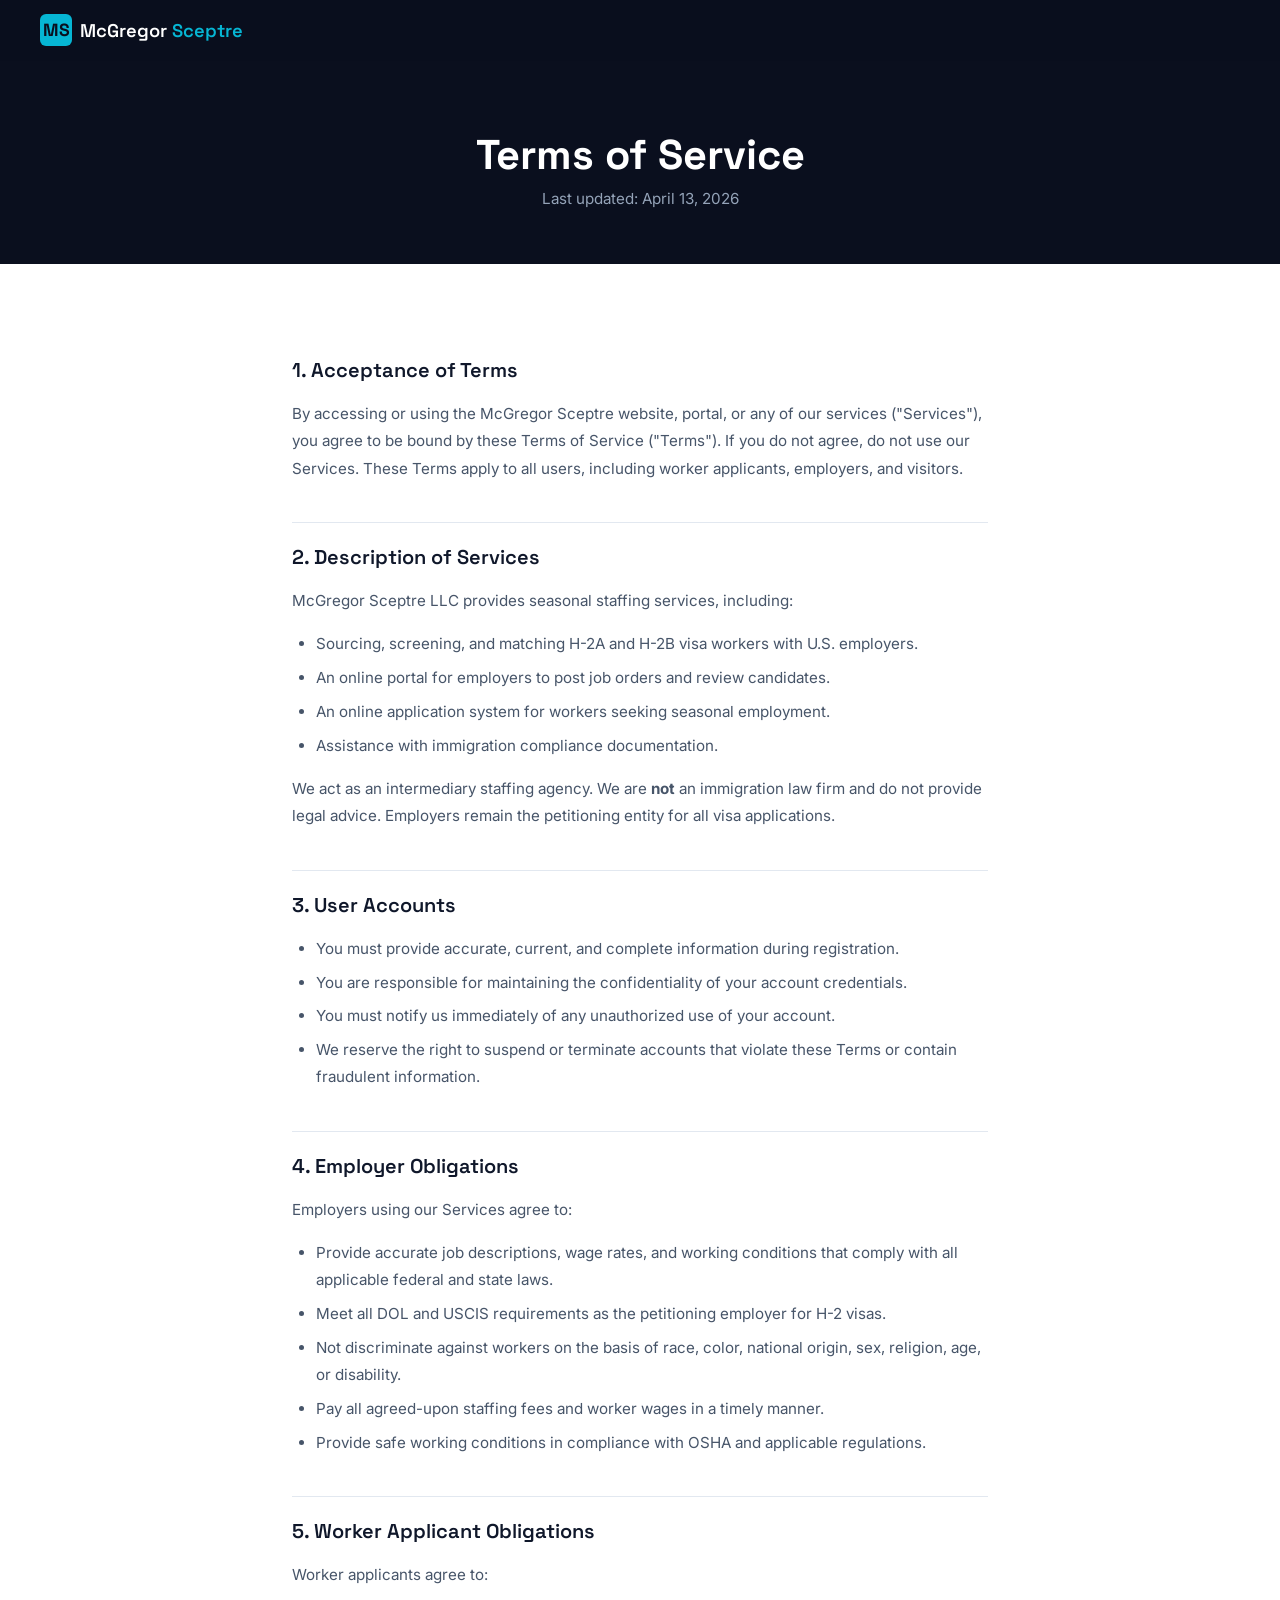
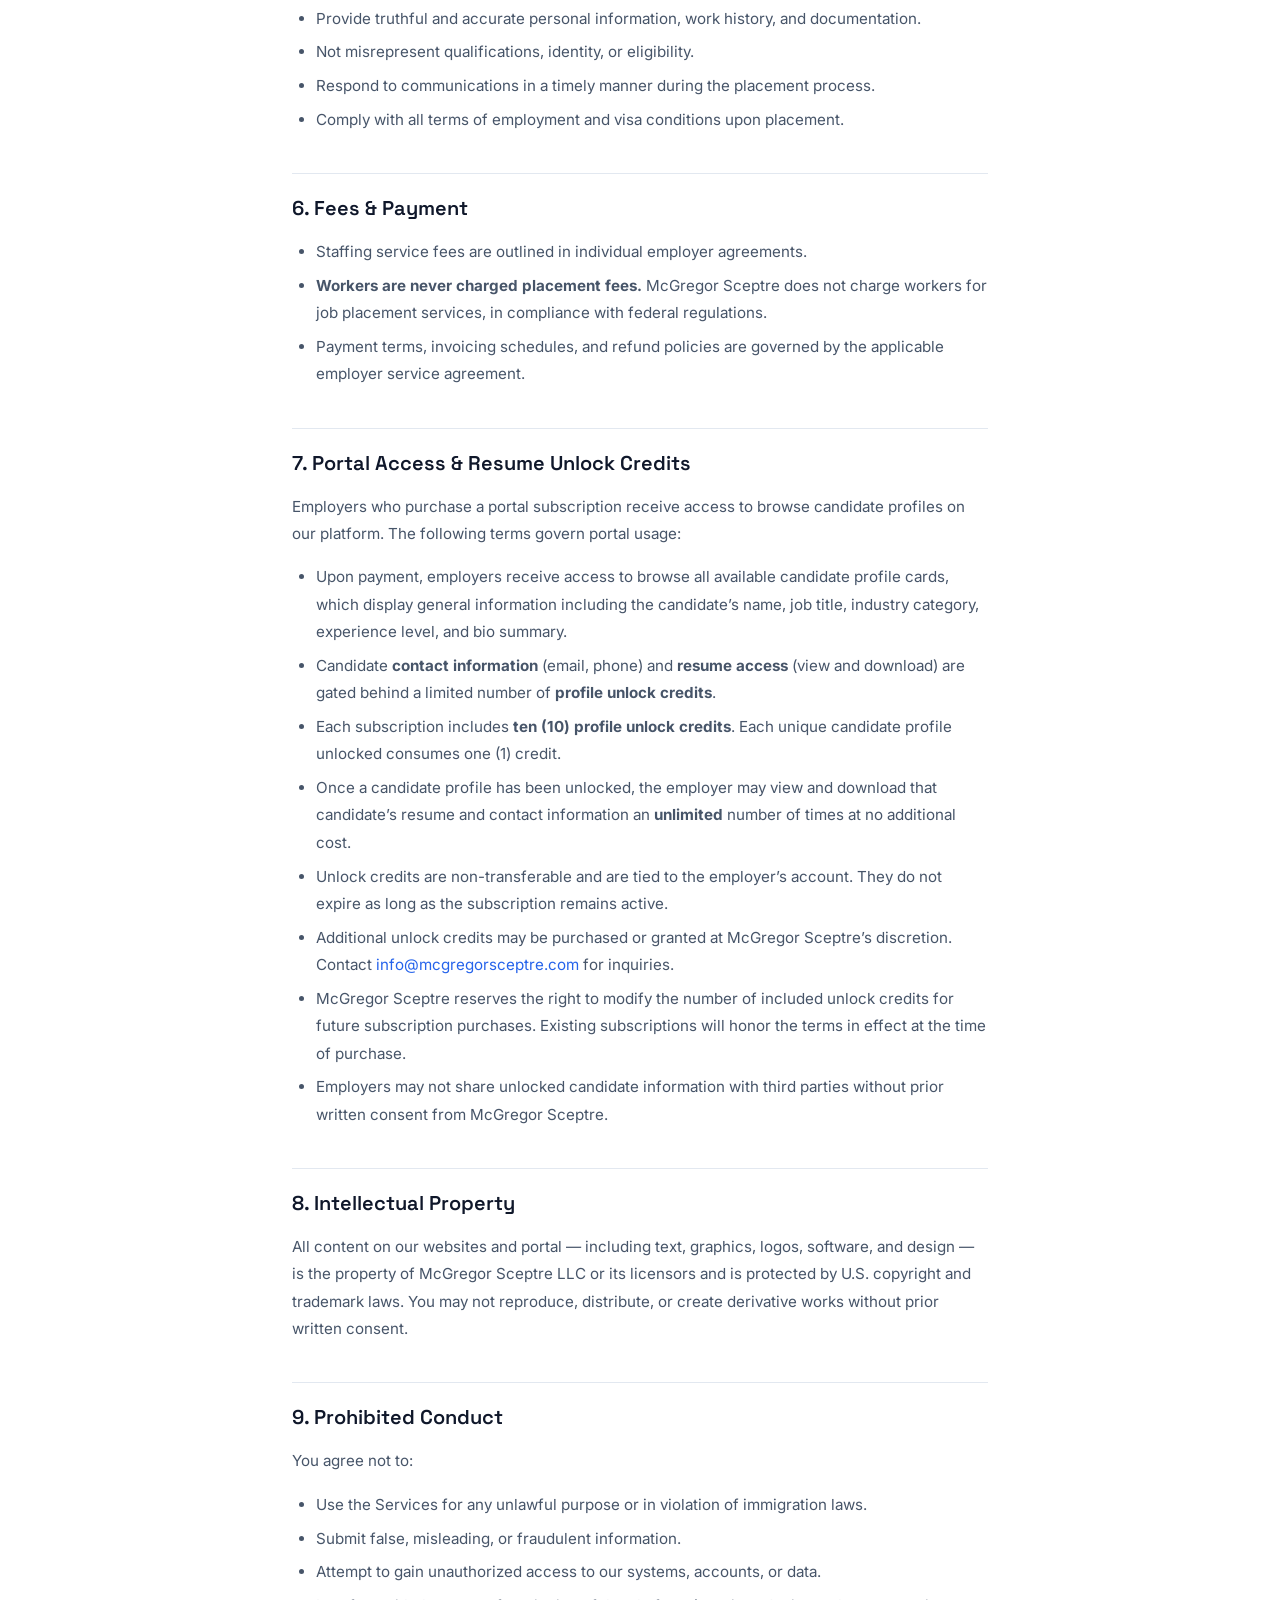
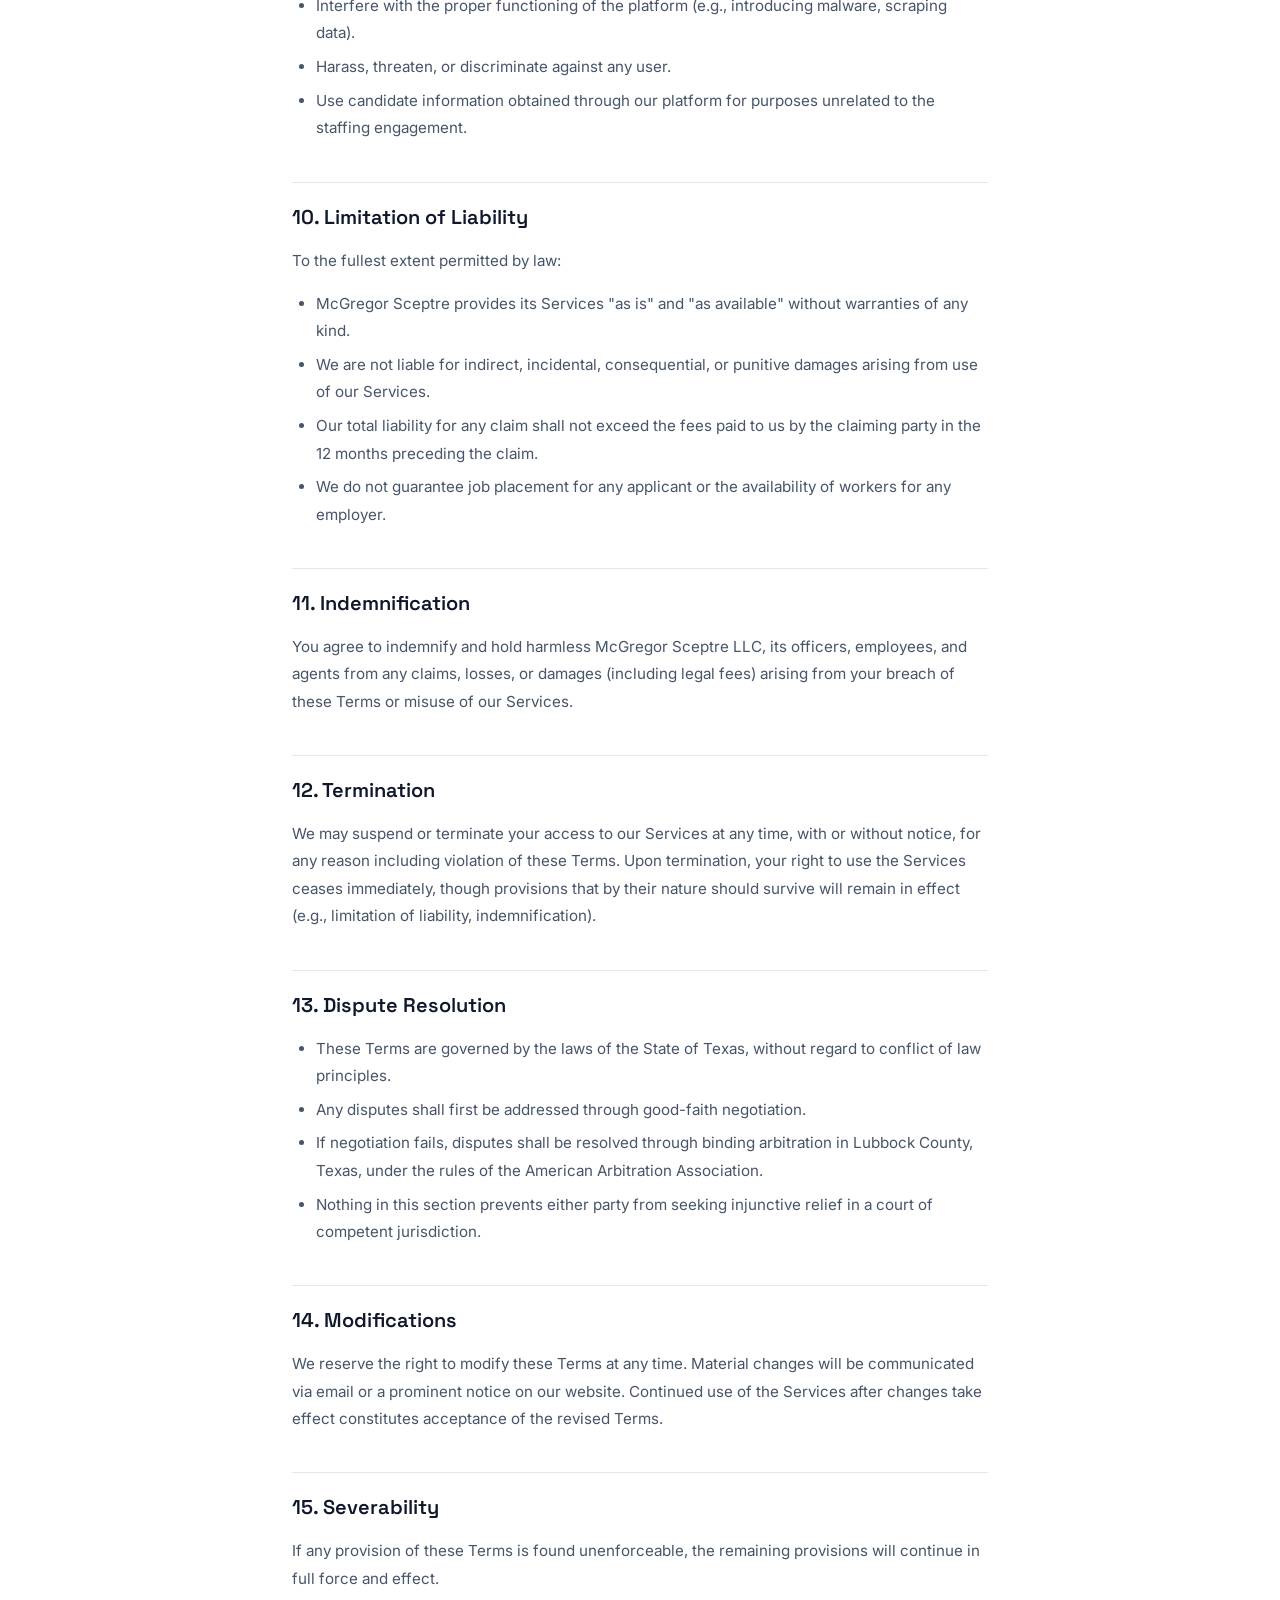
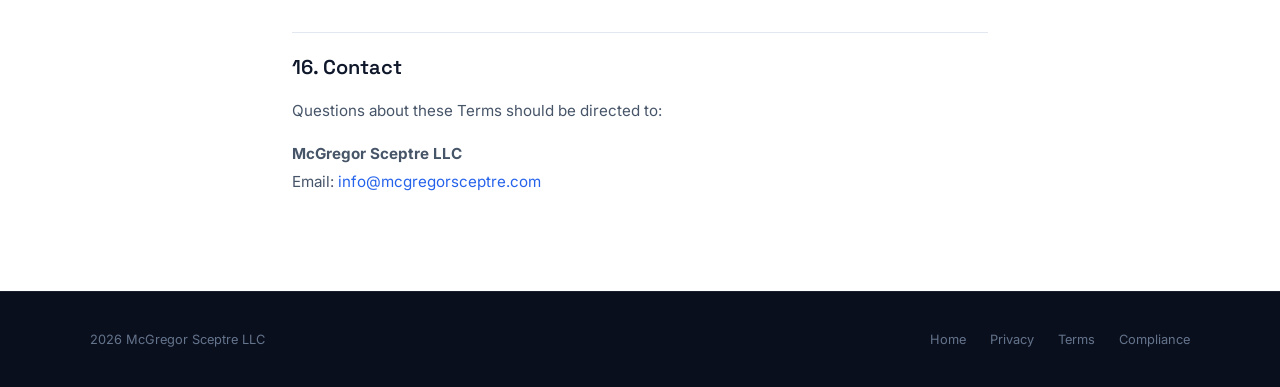
<file: terms.html>
<!DOCTYPE html>
<html lang="en">
<head>
  <meta charset="UTF-8">
  <meta name="viewport" content="width=device-width, initial-scale=1.0">
  <title>Terms of Service — McGregor Sceptre</title>
  <meta name="description" content="McGregor Sceptre terms of service for employers and workers using our staffing platform.">
  <link rel="icon" type="image/svg+xml" href="ms-logo.svg">
  <link rel="preconnect" href="https://fonts.googleapis.com">
  <link href="https://fonts.googleapis.com/css2?family=Inter:wght@300;400;500;600;700&family=Space+Grotesk:wght@400;500;600;700&display=swap" rel="stylesheet">
  <style>
    :root {
      --navy: #0a0f1e;
      --blue: #2563eb;
      --cyan: #06b6d4;
      --white: #ffffff;
      --gray-50: #f8fafc;
      --gray-100: #f1f5f9;
      --gray-200: #e2e8f0;
      --gray-400: #94a3b8;
      --gray-500: #64748b;
      --gray-600: #475569;
      --gray-800: #1e293b;
      --gray-900: #0f172a;
    }
    * { margin: 0; padding: 0; box-sizing: border-box; }
    html { scroll-behavior: smooth; }
    body {
      font-family: 'Inter', -apple-system, sans-serif;
      color: var(--gray-800);
      background: var(--white);
      -webkit-font-smoothing: antialiased;
    }
    nav {
      position: fixed; top: 0; width: 100%; z-index: 100;
      display: flex; justify-content: space-between; align-items: center;
      padding: .9rem 2.5rem;
      background: rgba(10,15,30,.95);
      backdrop-filter: blur(16px);
    }
    .logo { display: flex; align-items: center; gap: .5rem; text-decoration: none; }
    .logo-monogram {
      font-family: 'Space Grotesk', sans-serif;
      font-size: 1.1rem; font-weight: 700; color: var(--navy);
      background: var(--cyan); border-radius: 6px;
      width: 32px; height: 32px; display: flex;
      align-items: center; justify-content: center;
      letter-spacing: -.5px;
    }
    .logo-text {
      font-family: 'Space Grotesk', sans-serif;
      font-size: 1.15rem; font-weight: 600; color: var(--white);
    }
    .logo-text span { color: var(--cyan); }

    .page-header {
      background: var(--navy); color: var(--white);
      padding: 8rem 2rem 3.5rem; text-align: center;
    }
    .page-header h1 {
      font-family: 'Space Grotesk', sans-serif;
      font-size: clamp(1.8rem, 4vw, 2.6rem); font-weight: 700;
    }
    .page-header p { color: var(--gray-400); margin-top: .5rem; font-size: .95rem; }

    .legal-body {
      max-width: 760px; margin: 0 auto;
      padding: 3rem 2rem 5rem;
      line-height: 1.8; font-size: .95rem; color: var(--gray-600);
    }
    .legal-body h2 {
      font-family: 'Space Grotesk', sans-serif;
      font-size: 1.25rem; font-weight: 600; color: var(--gray-900);
      margin: 2.5rem 0 .75rem; padding-top: 1rem;
      border-top: 1px solid var(--gray-200);
    }
    .legal-body h2:first-of-type { border-top: none; padding-top: 0; }
    .legal-body p { margin-bottom: 1rem; }
    .legal-body ul, .legal-body ol { margin: .5rem 0 1rem 1.5rem; }
    .legal-body ul li, .legal-body ol li { margin-bottom: .4rem; }
    .legal-body a { color: var(--blue); text-decoration: none; }
    .legal-body a:hover { text-decoration: underline; }

    footer { background: var(--navy); padding: 2.5rem 2rem; border-top: 1px solid rgba(255,255,255,.07); }
    .footer-inner {
      max-width: 1100px; margin: 0 auto;
      display: flex; justify-content: space-between; align-items: center; flex-wrap: wrap; gap: 1rem;
    }
    .footer-copy { font-size: .8rem; color: var(--gray-500); }
    .footer-links { display: flex; gap: 1.5rem; }
    .footer-links a { font-size: .8rem; color: var(--gray-500); text-decoration: none; transition: color .2s; }
    .footer-links a:hover { color: var(--white); }

    @media (max-width: 640px) {
      .footer-inner { flex-direction: column; text-align: center; }
    }
  </style>
</head>
<body>
  <nav>
    <a href="index.html" class="logo">
      <div class="logo-monogram">MS</div>
      <div class="logo-text">McGregor <span>Sceptre</span></div>
    </a>
  </nav>

  <header class="page-header">
    <h1>Terms of Service</h1>
    <p>Last updated: April 13, 2026</p>
  </header>

  <main class="legal-body">

    <h2>1. Acceptance of Terms</h2>
    <p>By accessing or using the McGregor Sceptre website, portal, or any of our services ("Services"), you agree to be bound by these Terms of Service ("Terms"). If you do not agree, do not use our Services. These Terms apply to all users, including worker applicants, employers, and visitors.</p>

    <h2>2. Description of Services</h2>
    <p>McGregor Sceptre LLC provides seasonal staffing services, including:</p>
    <ul>
      <li>Sourcing, screening, and matching H-2A and H-2B visa workers with U.S. employers.</li>
      <li>An online portal for employers to post job orders and review candidates.</li>
      <li>An online application system for workers seeking seasonal employment.</li>
      <li>Assistance with immigration compliance documentation.</li>
    </ul>
    <p>We act as an intermediary staffing agency. We are <strong>not</strong> an immigration law firm and do not provide legal advice. Employers remain the petitioning entity for all visa applications.</p>

    <h2>3. User Accounts</h2>
    <ul>
      <li>You must provide accurate, current, and complete information during registration.</li>
      <li>You are responsible for maintaining the confidentiality of your account credentials.</li>
      <li>You must notify us immediately of any unauthorized use of your account.</li>
      <li>We reserve the right to suspend or terminate accounts that violate these Terms or contain fraudulent information.</li>
    </ul>

    <h2>4. Employer Obligations</h2>
    <p>Employers using our Services agree to:</p>
    <ul>
      <li>Provide accurate job descriptions, wage rates, and working conditions that comply with all applicable federal and state laws.</li>
      <li>Meet all DOL and USCIS requirements as the petitioning employer for H-2 visas.</li>
      <li>Not discriminate against workers on the basis of race, color, national origin, sex, religion, age, or disability.</li>
      <li>Pay all agreed-upon staffing fees and worker wages in a timely manner.</li>
      <li>Provide safe working conditions in compliance with OSHA and applicable regulations.</li>
    </ul>

    <h2>5. Worker Applicant Obligations</h2>
    <p>Worker applicants agree to:</p>
    <ul>
      <li>Provide truthful and accurate personal information, work history, and documentation.</li>
      <li>Not misrepresent qualifications, identity, or eligibility.</li>
      <li>Respond to communications in a timely manner during the placement process.</li>
      <li>Comply with all terms of employment and visa conditions upon placement.</li>
    </ul>

    <h2>6. Fees &amp; Payment</h2>
    <ul>
      <li>Staffing service fees are outlined in individual employer agreements.</li>
      <li><strong>Workers are never charged placement fees.</strong> McGregor Sceptre does not charge workers for job placement services, in compliance with federal regulations.</li>
      <li>Payment terms, invoicing schedules, and refund policies are governed by the applicable employer service agreement.</li>
    </ul>

    <h2>7. Portal Access &amp; Resume Unlock Credits</h2>
    <p>Employers who purchase a portal subscription receive access to browse candidate profiles on our platform. The following terms govern portal usage:</p>
    <ul>
      <li>Upon payment, employers receive access to browse all available candidate profile cards, which display general information including the candidate&rsquo;s name, job title, industry category, experience level, and bio summary.</li>
      <li>Candidate <strong>contact information</strong> (email, phone) and <strong>resume access</strong> (view and download) are gated behind a limited number of <strong>profile unlock credits</strong>.</li>
      <li>Each subscription includes <strong>ten (10) profile unlock credits</strong>. Each unique candidate profile unlocked consumes one (1) credit.</li>
      <li>Once a candidate profile has been unlocked, the employer may view and download that candidate&rsquo;s resume and contact information an <strong>unlimited</strong> number of times at no additional cost.</li>
      <li>Unlock credits are non-transferable and are tied to the employer&rsquo;s account. They do not expire as long as the subscription remains active.</li>
      <li>Additional unlock credits may be purchased or granted at McGregor Sceptre&rsquo;s discretion. Contact <a href="mailto:info@mcgregorsceptre.com">info@mcgregorsceptre.com</a> for inquiries.</li>
      <li>McGregor Sceptre reserves the right to modify the number of included unlock credits for future subscription purchases. Existing subscriptions will honor the terms in effect at the time of purchase.</li>
      <li>Employers may not share unlocked candidate information with third parties without prior written consent from McGregor Sceptre.</li>
    </ul>

    <h2>8. Intellectual Property</h2>
    <p>All content on our websites and portal — including text, graphics, logos, software, and design — is the property of McGregor Sceptre LLC or its licensors and is protected by U.S. copyright and trademark laws. You may not reproduce, distribute, or create derivative works without prior written consent.</p>

    <h2>9. Prohibited Conduct</h2>
    <p>You agree not to:</p>
    <ul>
      <li>Use the Services for any unlawful purpose or in violation of immigration laws.</li>
      <li>Submit false, misleading, or fraudulent information.</li>
      <li>Attempt to gain unauthorized access to our systems, accounts, or data.</li>
      <li>Interfere with the proper functioning of the platform (e.g., introducing malware, scraping data).</li>
      <li>Harass, threaten, or discriminate against any user.</li>
      <li>Use candidate information obtained through our platform for purposes unrelated to the staffing engagement.</li>
    </ul>

    <h2>10. Limitation of Liability</h2>
    <p>To the fullest extent permitted by law:</p>
    <ul>
      <li>McGregor Sceptre provides its Services "as is" and "as available" without warranties of any kind.</li>
      <li>We are not liable for indirect, incidental, consequential, or punitive damages arising from use of our Services.</li>
      <li>Our total liability for any claim shall not exceed the fees paid to us by the claiming party in the 12 months preceding the claim.</li>
      <li>We do not guarantee job placement for any applicant or the availability of workers for any employer.</li>
    </ul>

    <h2>11. Indemnification</h2>
    <p>You agree to indemnify and hold harmless McGregor Sceptre LLC, its officers, employees, and agents from any claims, losses, or damages (including legal fees) arising from your breach of these Terms or misuse of our Services.</p>

    <h2>12. Termination</h2>
    <p>We may suspend or terminate your access to our Services at any time, with or without notice, for any reason including violation of these Terms. Upon termination, your right to use the Services ceases immediately, though provisions that by their nature should survive will remain in effect (e.g., limitation of liability, indemnification).</p>

    <h2>13. Dispute Resolution</h2>
    <ul>
      <li>These Terms are governed by the laws of the State of Texas, without regard to conflict of law principles.</li>
      <li>Any disputes shall first be addressed through good-faith negotiation.</li>
      <li>If negotiation fails, disputes shall be resolved through binding arbitration in Lubbock County, Texas, under the rules of the American Arbitration Association.</li>
      <li>Nothing in this section prevents either party from seeking injunctive relief in a court of competent jurisdiction.</li>
    </ul>

    <h2>14. Modifications</h2>
    <p>We reserve the right to modify these Terms at any time. Material changes will be communicated via email or a prominent notice on our website. Continued use of the Services after changes take effect constitutes acceptance of the revised Terms.</p>

    <h2>15. Severability</h2>
    <p>If any provision of these Terms is found unenforceable, the remaining provisions will continue in full force and effect.</p>

    <h2>16. Contact</h2>
    <p>Questions about these Terms should be directed to:</p>
    <p>
      <strong>McGregor Sceptre LLC</strong><br>
      Email: <a href="mailto:info@mcgregorsceptre.com">info@mcgregorsceptre.com</a>
    </p>

  </main>

  <footer>
    <div class="footer-inner">
      <div class="footer-copy">2026 McGregor Sceptre LLC</div>
      <div class="footer-links">
        <a href="index.html">Home</a>
        <a href="privacy.html">Privacy</a>
        <a href="terms.html">Terms</a>
        <a href="compliance.html">Compliance</a>
      </div>
    </div>
  </footer>
</body>
</html>
</file>
